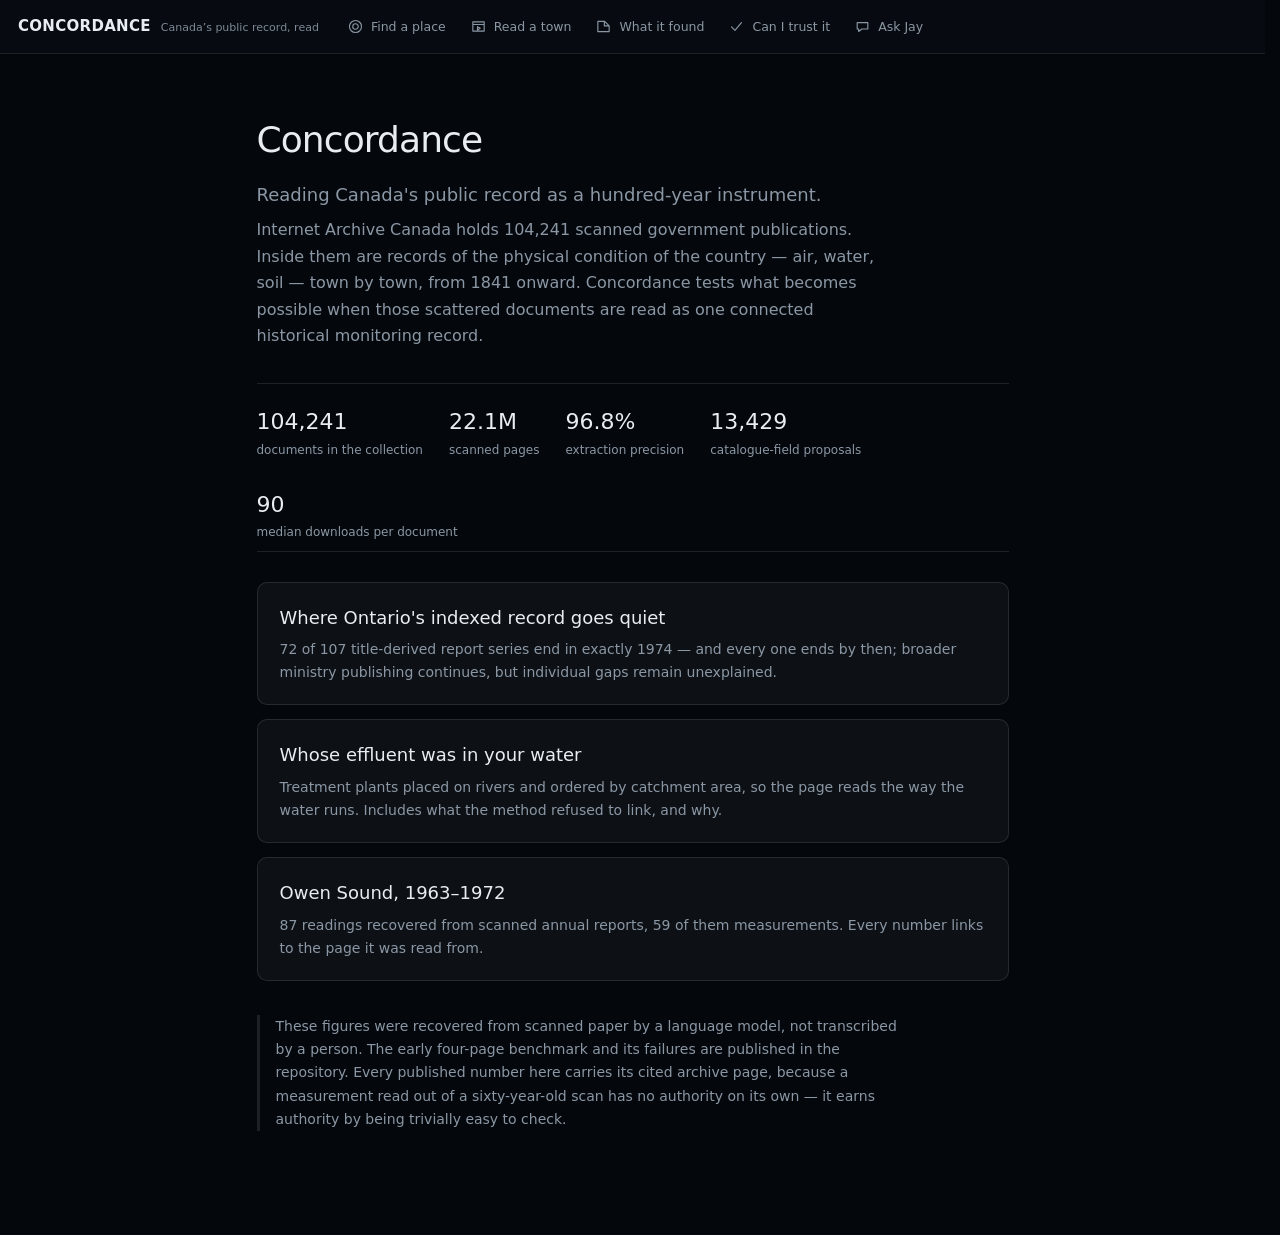
<file: portal/index.html>
<!doctype html>
<html lang="en"><head><meta charset="utf-8">
<meta name="viewport" content="width=device-width, initial-scale=1">
<title>Concordance — reading Canada's public record</title>
<style>
:root{--bg:#04080d;--panel:rgba(255,255,255,.04);--ink:#e8edf2;--muted:#8b97a4;--faint:#6d7a86;--line:rgba(255,255,255,.10);--hit:#f0a24a;--cold:#5b7285;--warn:#d99a5b;--bad:#e0736e;--accent:#f0a24a;--mark:#e8edf2;--gap:#e0736e;color-scheme:dark}
/* Reserve the scrollbar's width on every page, whether or not that page
   happens to need one. The map view is a fixed shell that never scrolls and
   the reader is a long document that always does, so moving between them
   used to add or remove a scrollbar and slide the whole layout 15px
   sideways -- the last of the jumping, and the half that was never the
   header's fault. */
html,body{scrollbar-gutter:stable}
.site-head{display:flex;align-items:center;align-content:flex-start;
  flex-wrap:wrap;gap:4px 18px;padding:9px 18px;
  border-bottom:1px solid rgba(255,255,255,.09);background:rgba(8,12,17,.94)}
.site-head>a.site-brand{display:flex;align-items:baseline;gap:10px;
  text-decoration:none;color:inherit;flex:0 0 auto}
.site-word{font-size:15px;font-weight:600;letter-spacing:.02em}
.site-sub{font-size:11px;color:#7d8996}
.site-head .site-nav{display:flex;flex-wrap:wrap;gap:4px;align-items:center}
.site-head .site-nav .nav-button{background:none;border:1px solid transparent;
  border-radius:9px;color:var(--muted);padding:7px 9px;cursor:pointer;
  display:flex;align-items:center;gap:7px;text-decoration:none;font:inherit;
  font-size:15px;line-height:1.55;width:auto;height:auto;min-height:0;
  min-width:0;flex-direction:row;transform:none;transition:none}
.site-head .site-nav .nav-button:hover{color:var(--ink);
  border-color:rgba(255,255,255,.12);transform:none}
/* The inherited sheet lifts a nav button and scales its icon on hover. In a
   header this size that reads as the menu twitching, so both are stilled. */
.site-head .site-nav .nav-button:hover .nav-glyph{transform:none}
.site-head .site-nav .nav-button.is-active{color:var(--bg);background:var(--hit);
  border-color:var(--hit)}
.site-head .site-nav .nav-glyph{width:17px;height:17px;flex:0 0 auto}
/* `.nav-tip` is a hover TOOLTIP in the inherited stylesheet -- absolutely
   positioned, transparent, with its own background and border. Left partly
   overridden it made the front page's menu icon-only while every other page
   showed icon and label. Every tooltip property is undone here, so the label
   is an ordinary word beside its icon on every page. */
.site-head .site-nav .nav-tip{position:static;top:auto;left:auto;
  transform:none;opacity:1;padding:0;border:0;background:none;color:inherit;
  font-size:12.5px;font-weight:500;letter-spacing:normal;text-transform:none;
  white-space:nowrap;pointer-events:auto;transition:none;display:inline}
.site-page{margin-left:auto;font-size:12.5px;color:var(--muted);
  height:35px;display:flex;align-items:center}
/* The counts are the only content this header carries that the others do
   not, so they are held to the menu's own height -- 35px, the same as a
   menu item. Left at their natural size they were 53px tall, which made
   the front page's header 71px against everyone else's 54 and dropped the
   menu 9px down the moment a visitor was on the map. A header must not
   change size because of what sits at its far end. */
.site-stats{margin-left:auto;display:flex;gap:0;height:34px;
  align-items:stretch;flex:0 1 auto;overflow:hidden;
  border:1px solid rgba(255,255,255,.10);border-radius:9px}
.site-stats .hstat{padding:0 12px;display:flex;flex-direction:column;
  justify-content:center;border-right:1px solid rgba(255,255,255,.10)}
.site-stats .hstat:last-child{border-right:0}
.site-stats .hstat b{display:block;font-size:13px;font-weight:600;
  font-variant-numeric:tabular-nums;line-height:1.15}
.site-stats .hstat span{font-size:9px;color:var(--faint);line-height:1.1;
  text-transform:uppercase;letter-spacing:.06em;white-space:nowrap}
/* And when they cannot fit beside the menu they go, rather than wrapping
   to a second row and moving the menu off the line it holds everywhere. */
@media(max-width:1400px){.site-stats{display:none}}

*{box-sizing:border-box}
body{margin:0;background:var(--bg);color:var(--ink);
 font:16px/1.65 ui-sans-serif,system-ui,-apple-system,"Segoe UI",sans-serif}
main{max-width:800px;margin:0 auto;padding:56px 24px 90px}
h1{font-size:36px;font-weight:500;margin:0 0 10px;letter-spacing:-.025em}
.lede{font-size:18px;color:var(--muted);max-width:62ch;margin:0 0 8px}
.quiet{color:var(--muted);max-width:62ch;margin:0 0 34px}
.stats{display:flex;flex-wrap:wrap;gap:26px;padding:20px 0 8px;border-top:1px solid var(--line);
 border-bottom:1px solid var(--line);margin-bottom:30px}
.stat .v{font-size:22px;font-weight:500;font-variant-numeric:tabular-nums}
.stat .l{font-size:12px;color:var(--muted)}
.card{display:block;background:var(--panel);border:1px solid var(--line);border-radius:10px;
 padding:20px 22px;margin-bottom:14px;text-decoration:none;color:inherit}
.card:hover{border-color:var(--muted)}
.card h2{font-size:18px;font-weight:500;margin:0 0 6px}
.card p{margin:0;color:var(--muted);font-size:14px}
.note{border-left:3px solid var(--line);padding-left:16px;color:var(--muted);
 font-size:14px;margin-top:34px;max-width:74ch}
a.plain{color:inherit}
</style></head><body>
<header class="site-head"><a class="site-brand" href="https://concordance.jonathancapone.com/"><span class="site-word">CONCORDANCE</span><span class="site-sub">Canada’s public record, read</span></a><nav class="site-nav" aria-label="Sections"><a class="nav-button" href="https://concordance.jonathancapone.com/#view=observe" data-view="observe" aria-label="Find a place"><svg class="nav-glyph" viewBox="0 0 24 24" aria-hidden="true"><path d="M12 3.5a8.5 8.5 0 1 0 0 17 8.5 8.5 0 0 0 0-17Zm0 4.6a3.9 3.9 0 1 1 0 7.8 3.9 3.9 0 0 1 0-7.8Z" fill="none" stroke="currentColor" stroke-width="1.6" stroke-linecap="round" stroke-linejoin="round"/></svg><span class="nav-tip">Find a place</span></a><a class="nav-button" href="https://concordance.jonathancapone.com/browser" data-view="browser" aria-label="Read a town"><svg class="nav-glyph" viewBox="0 0 24 24" aria-hidden="true"><path d="M4 5.5h16v13H4Zm0 3.6h16M10.6 12.2l3.8 2.3-3.8 2.3Z" fill="none" stroke="currentColor" stroke-width="1.6" stroke-linecap="round" stroke-linejoin="round"/></svg><span class="nav-tip">Read a town</span></a><a class="nav-button" href="https://concordance.jonathancapone.com/#view=findings" data-view="findings" aria-label="What it found"><svg class="nav-glyph" viewBox="0 0 24 24" aria-hidden="true"><path d="M4 19.2V4.8h9.6l6.4 6.4v8H4Zm9.2-13.4v5.4h5.4" fill="none" stroke="currentColor" stroke-width="1.6" stroke-linecap="round" stroke-linejoin="round"/></svg><span class="nav-tip">What it found</span></a><a class="nav-button" href="https://concordance.jonathancapone.com/#view=verify" data-view="verify" aria-label="Can I trust it"><svg class="nav-glyph" viewBox="0 0 24 24" aria-hidden="true"><path d="M5 12.6 9.8 17.4 19 6.6" fill="none" stroke="currentColor" stroke-width="1.6" stroke-linecap="round" stroke-linejoin="round"/></svg><span class="nav-tip">Can I trust it</span></a><a class="nav-button" href="https://concordance.jonathancapone.com/#view=ask" data-view="ask" aria-label="Ask Jay"><svg class="nav-glyph" viewBox="0 0 24 24" aria-hidden="true"><path d="M4.5 6.5h15v9h-8.4L6.6 19v-3.5H4.5Z" fill="none" stroke="currentColor" stroke-width="1.6" stroke-linecap="round" stroke-linejoin="round"/></svg><span class="nav-tip">Ask Jay</span></a></nav></header>
<main>
<h1>Concordance</h1>
<p class="lede">Reading Canada's public record as a hundred-year instrument.</p>
<p class="quiet">
  Internet Archive Canada holds 104,241 scanned government publications. Inside them are
  records of the physical condition of the country — air, water, soil — town by town, from
  1841 onward. Concordance tests what becomes possible when those scattered documents are read as
  one connected historical monitoring record.
</p>

<div class="stats"><div class="stat"><div class="v">104,241</div><div class="l">documents in the collection</div></div><div class="stat"><div class="v">22.1M</div><div class="l">scanned pages</div></div><div class="stat"><div class="v">96.8%</div><div class="l">extraction precision</div></div><div class="stat"><div class="v">13,429</div><div class="l">catalogue-field proposals</div></div><div class="stat"><div class="v">90</div><div class="l">median downloads per document</div></div></div>

<a class="card" href="silence.html"><h2>Where Ontario's indexed record goes quiet</h2><p>72 of 107 title-derived report series end in exactly 1974 — and every one ends by then; broader ministry publishing continues, but individual gaps remain unexplained.</p></a><a class="card" href="watershed.html"><h2>Whose effluent was in your water</h2><p>Treatment plants placed on rivers and ordered by catchment area, so the page reads the way the water runs. Includes what the method refused to link, and why.</p></a><a class="card" href="owen-sound.html"><h2>Owen Sound, 1963–1972</h2><p>87 readings recovered from scanned annual reports, 59 of them measurements. Every number links to the page it was read from.</p></a>

<p class="note">
  These figures were recovered from scanned paper by a language model, not transcribed by a person.
  The early four-page benchmark and its failures are published in the repository. Every published
  number here carries its cited archive page, because a
  measurement read out of a sixty-year-old scan has no authority on its own — it earns authority by
  being trivially easy to check.
</p>
</main></body></html>
</file>
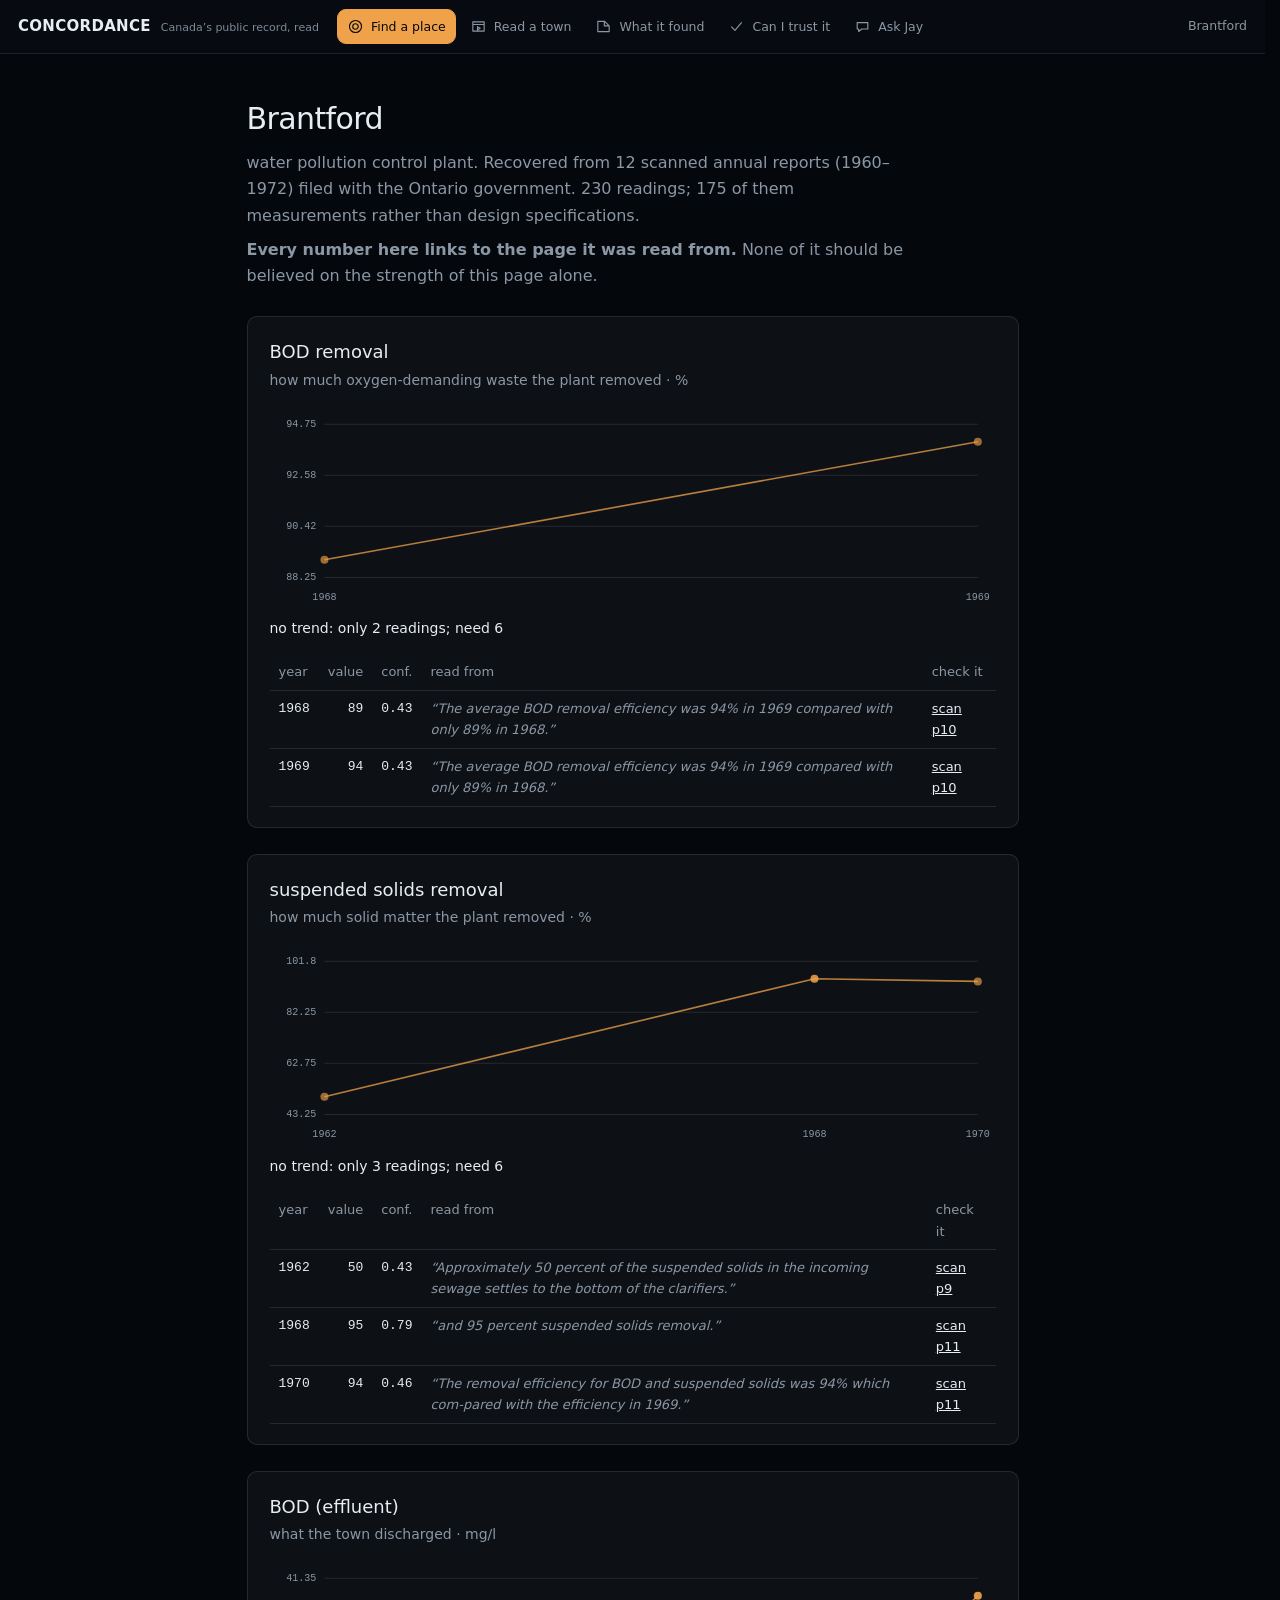
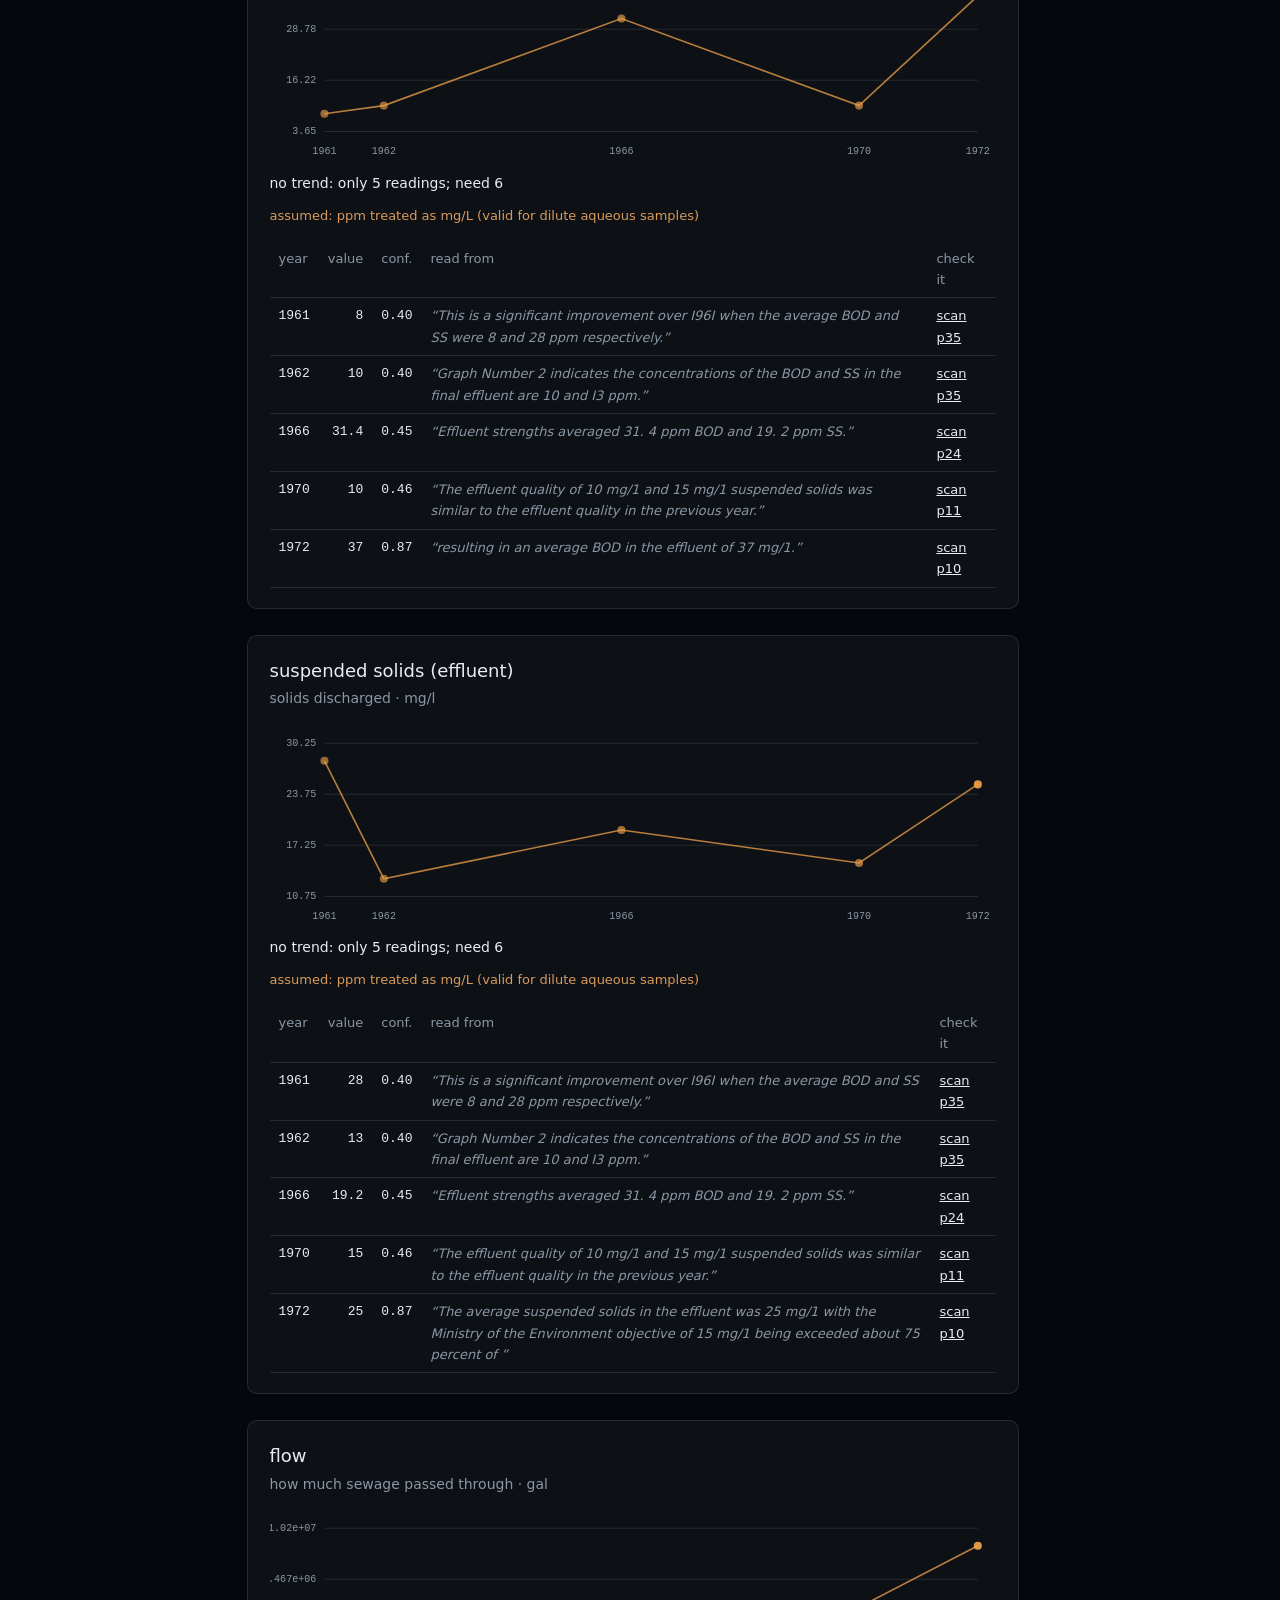
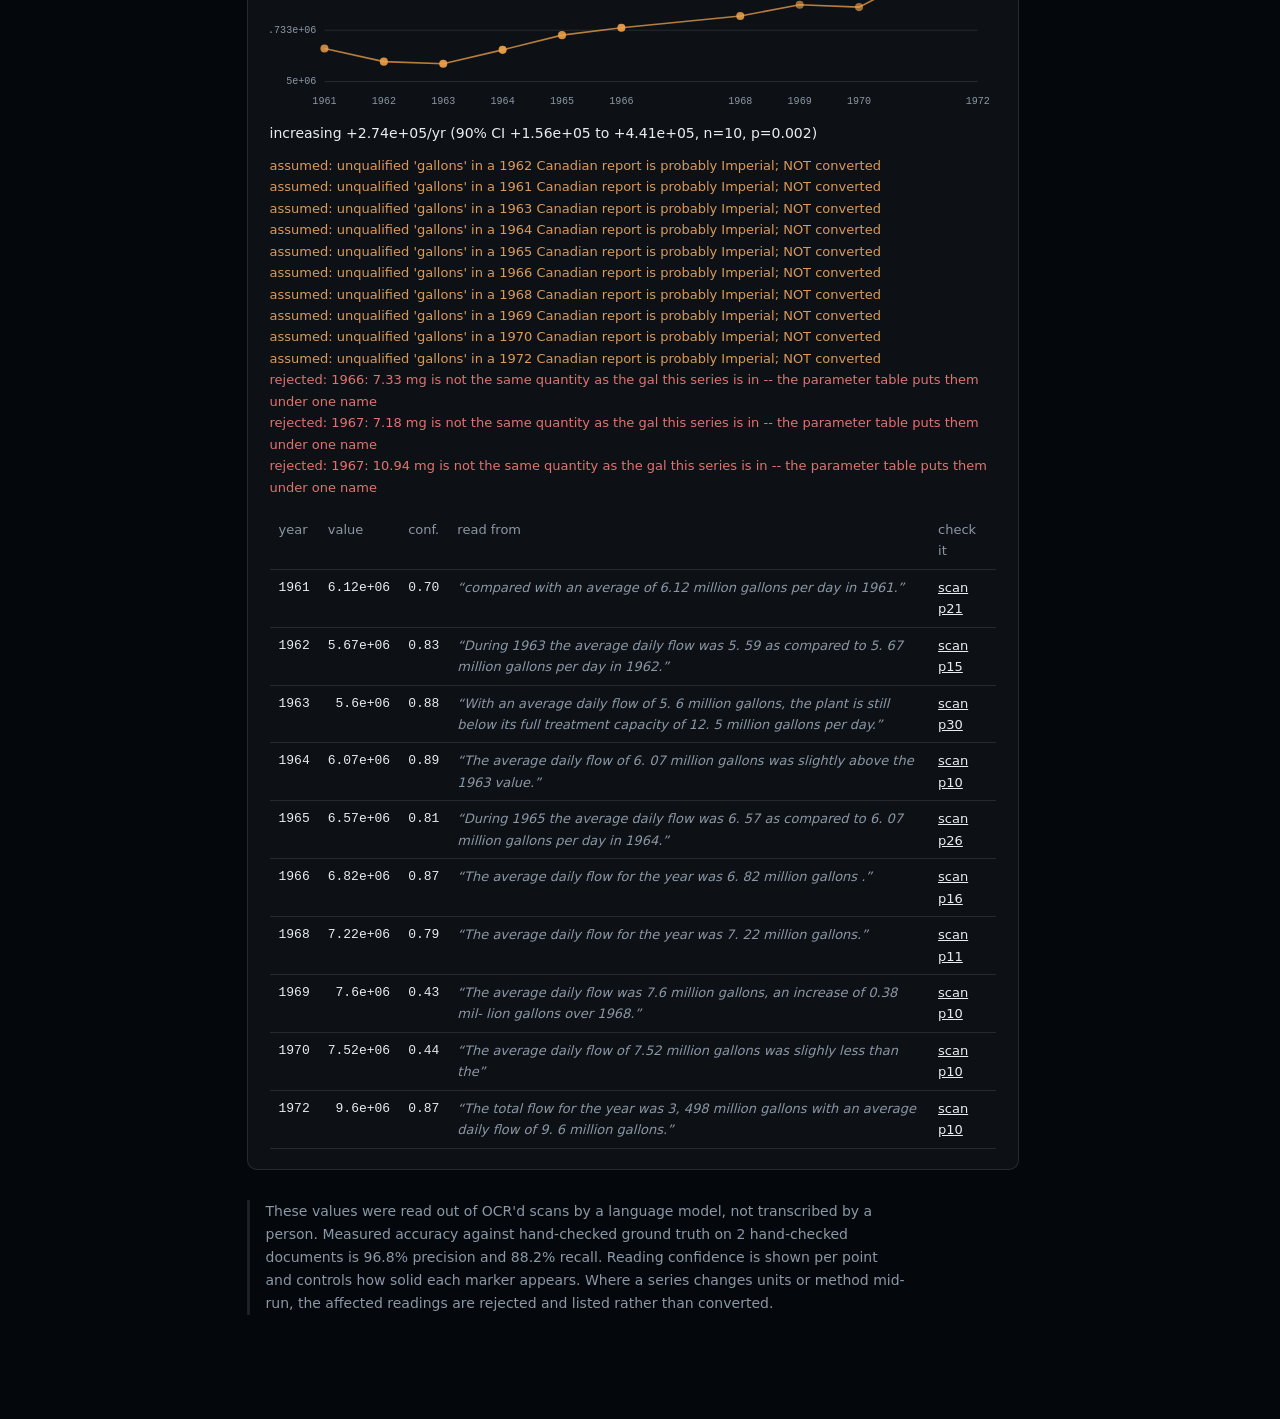
<file: portal/brantford.html>
<!doctype html>
<html lang="en"><head><meta charset="utf-8">
<meta name="viewport" content="width=device-width, initial-scale=1">
<title>Brantford &mdash; what the record says</title>
<style>
:root{--bg:#04080d;--panel:rgba(255,255,255,.04);--ink:#e8edf2;--muted:#8b97a4;--faint:#6d7a86;--line:rgba(255,255,255,.10);--hit:#f0a24a;--cold:#5b7285;--warn:#d99a5b;--bad:#e0736e;--accent:#f0a24a;--mark:#e8edf2;--gap:#e0736e;color-scheme:dark}
/* Reserve the scrollbar's width on every page, whether or not that page
   happens to need one. The map view is a fixed shell that never scrolls and
   the reader is a long document that always does, so moving between them
   used to add or remove a scrollbar and slide the whole layout 15px
   sideways -- the last of the jumping, and the half that was never the
   header's fault. */
html,body{scrollbar-gutter:stable}
.site-head{display:flex;align-items:center;align-content:flex-start;
  flex-wrap:wrap;gap:4px 18px;padding:9px 18px;
  border-bottom:1px solid rgba(255,255,255,.09);background:rgba(8,12,17,.94)}
.site-head>a.site-brand{display:flex;align-items:baseline;gap:10px;
  text-decoration:none;color:inherit;flex:0 0 auto}
.site-word{font-size:15px;font-weight:600;letter-spacing:.02em}
.site-sub{font-size:11px;color:#7d8996}
.site-head .site-nav{display:flex;flex-wrap:wrap;gap:4px;align-items:center}
.site-head .site-nav .nav-button{background:none;border:1px solid transparent;
  border-radius:9px;color:var(--muted);padding:7px 9px;cursor:pointer;
  display:flex;align-items:center;gap:7px;text-decoration:none;font:inherit;
  font-size:15px;line-height:1.55;width:auto;height:auto;min-height:0;
  min-width:0;flex-direction:row;transform:none;transition:none}
.site-head .site-nav .nav-button:hover{color:var(--ink);
  border-color:rgba(255,255,255,.12);transform:none}
/* The inherited sheet lifts a nav button and scales its icon on hover. In a
   header this size that reads as the menu twitching, so both are stilled. */
.site-head .site-nav .nav-button:hover .nav-glyph{transform:none}
.site-head .site-nav .nav-button.is-active{color:var(--bg);background:var(--hit);
  border-color:var(--hit)}
.site-head .site-nav .nav-glyph{width:17px;height:17px;flex:0 0 auto}
/* `.nav-tip` is a hover TOOLTIP in the inherited stylesheet -- absolutely
   positioned, transparent, with its own background and border. Left partly
   overridden it made the front page's menu icon-only while every other page
   showed icon and label. Every tooltip property is undone here, so the label
   is an ordinary word beside its icon on every page. */
.site-head .site-nav .nav-tip{position:static;top:auto;left:auto;
  transform:none;opacity:1;padding:0;border:0;background:none;color:inherit;
  font-size:12.5px;font-weight:500;letter-spacing:normal;text-transform:none;
  white-space:nowrap;pointer-events:auto;transition:none;display:inline}
.site-page{margin-left:auto;font-size:12.5px;color:var(--muted);
  height:35px;display:flex;align-items:center}
/* The counts are the only content this header carries that the others do
   not, so they are held to the menu's own height -- 35px, the same as a
   menu item. Left at their natural size they were 53px tall, which made
   the front page's header 71px against everyone else's 54 and dropped the
   menu 9px down the moment a visitor was on the map. A header must not
   change size because of what sits at its far end. */
.site-stats{margin-left:auto;display:flex;gap:0;height:34px;
  align-items:stretch;flex:0 1 auto;overflow:hidden;
  border:1px solid rgba(255,255,255,.10);border-radius:9px}
.site-stats .hstat{padding:0 12px;display:flex;flex-direction:column;
  justify-content:center;border-right:1px solid rgba(255,255,255,.10)}
.site-stats .hstat:last-child{border-right:0}
.site-stats .hstat b{display:block;font-size:13px;font-weight:600;
  font-variant-numeric:tabular-nums;line-height:1.15}
.site-stats .hstat span{font-size:9px;color:var(--faint);line-height:1.1;
  text-transform:uppercase;letter-spacing:.06em;white-space:nowrap}
/* And when they cannot fit beside the menu they go, rather than wrapping
   to a second row and moving the menu off the line it holds everywhere. */
@media(max-width:1400px){.site-stats{display:none}}

*{box-sizing:border-box}
body{margin:0;background:var(--bg);color:var(--ink);
     font:16px/1.65 ui-sans-serif,system-ui,-apple-system,"Segoe UI",sans-serif}
main{max-width:820px;margin:0 auto;padding:40px 24px 90px}
h1{font-size:30px;font-weight:500;margin:0 0 6px;letter-spacing:-.02em}
.sub{color:var(--muted);margin:0 0 8px;max-width:66ch}
section{background:var(--panel);border:1px solid var(--line);border-radius:10px;
        padding:20px 22px;margin:26px 0}
h2{font-size:18px;font-weight:500;margin:0 0 2px}
.gloss{color:var(--muted);font-size:14px;margin:0 0 14px}
.chart{width:100%;height:auto;display:block;margin:4px 0 10px}
.grid{stroke:var(--line);stroke-width:1}
.line{fill:none;stroke:var(--accent);stroke-width:1.6;opacity:.75}
.pt{fill:var(--accent)}
.ax{font:10px ui-monospace,monospace;fill:var(--muted)}
.verdict{font-size:14px;margin:6px 0 0}
.notes{list-style:none;padding:0;margin:10px 0 0;font-size:13px}
.assume{color:var(--warn)} .reject{color:var(--bad)}
table{border-collapse:collapse;width:100%;font-size:13px;margin-top:14px}
th,td{text-align:left;padding:7px 9px;border-bottom:1px solid var(--line);vertical-align:top}
th{font-weight:500;color:var(--muted)}
td.num{text-align:right;font-family:ui-monospace,monospace;white-space:nowrap}
td.q{color:var(--muted);font-style:italic}
a{color:inherit}
.caveat{border-left:3px solid var(--line);padding-left:16px;color:var(--muted);
        font-size:14px;margin-top:30px;max-width:74ch}
</style></head><body>
<header class="site-head"><a class="site-brand" href="https://concordance.jonathancapone.com/"><span class="site-word">CONCORDANCE</span><span class="site-sub">Canada’s public record, read</span></a><nav class="site-nav" aria-label="Sections"><a class="nav-button is-active" href="https://concordance.jonathancapone.com/#view=observe" data-view="observe" aria-label="Find a place"><svg class="nav-glyph" viewBox="0 0 24 24" aria-hidden="true"><path d="M12 3.5a8.5 8.5 0 1 0 0 17 8.5 8.5 0 0 0 0-17Zm0 4.6a3.9 3.9 0 1 1 0 7.8 3.9 3.9 0 0 1 0-7.8Z" fill="none" stroke="currentColor" stroke-width="1.6" stroke-linecap="round" stroke-linejoin="round"/></svg><span class="nav-tip">Find a place</span></a><a class="nav-button" href="https://concordance.jonathancapone.com/browser" data-view="browser" aria-label="Read a town"><svg class="nav-glyph" viewBox="0 0 24 24" aria-hidden="true"><path d="M4 5.5h16v13H4Zm0 3.6h16M10.6 12.2l3.8 2.3-3.8 2.3Z" fill="none" stroke="currentColor" stroke-width="1.6" stroke-linecap="round" stroke-linejoin="round"/></svg><span class="nav-tip">Read a town</span></a><a class="nav-button" href="https://concordance.jonathancapone.com/#view=findings" data-view="findings" aria-label="What it found"><svg class="nav-glyph" viewBox="0 0 24 24" aria-hidden="true"><path d="M4 19.2V4.8h9.6l6.4 6.4v8H4Zm9.2-13.4v5.4h5.4" fill="none" stroke="currentColor" stroke-width="1.6" stroke-linecap="round" stroke-linejoin="round"/></svg><span class="nav-tip">What it found</span></a><a class="nav-button" href="https://concordance.jonathancapone.com/#view=verify" data-view="verify" aria-label="Can I trust it"><svg class="nav-glyph" viewBox="0 0 24 24" aria-hidden="true"><path d="M5 12.6 9.8 17.4 19 6.6" fill="none" stroke="currentColor" stroke-width="1.6" stroke-linecap="round" stroke-linejoin="round"/></svg><span class="nav-tip">Can I trust it</span></a><a class="nav-button" href="https://concordance.jonathancapone.com/#view=ask" data-view="ask" aria-label="Ask Jay"><svg class="nav-glyph" viewBox="0 0 24 24" aria-hidden="true"><path d="M4.5 6.5h15v9h-8.4L6.6 19v-3.5H4.5Z" fill="none" stroke="currentColor" stroke-width="1.6" stroke-linecap="round" stroke-linejoin="round"/></svg><span class="nav-tip">Ask Jay</span></a></nav><span class="site-page">Brantford</span></header>
<main>
<h1>Brantford</h1>
<p class="sub">
  water pollution control plant.
  Recovered from 12 scanned annual reports
  (1960&ndash;1972) filed with the Ontario government.
  230 readings; 175 of them measurements rather than design specifications.
</p>
<p class="sub">
  <strong>Every number here links to the page it was read from.</strong> None of it should be
  believed on the strength of this page alone.
</p>

  <section>
    <h2>BOD removal</h2>
    <p class="gloss">how much oxygen-demanding waste the plant removed &middot; %</p>
    <svg viewBox="0 0 720 200" class="chart" role="img"><line x1="54" y1="170.0" x2="702" y2="170.0" class="grid"/><text x="46" y="173.0" class="ax" text-anchor="end">88.25</text><line x1="54" y1="119.3" x2="702" y2="119.3" class="grid"/><text x="46" y="122.3" class="ax" text-anchor="end">90.42</text><line x1="54" y1="68.7" x2="702" y2="68.7" class="grid"/><text x="46" y="71.7" class="ax" text-anchor="end">92.58</text><line x1="54" y1="18.0" x2="702" y2="18.0" class="grid"/><text x="46" y="21.0" class="ax" text-anchor="end">94.75</text><path d="M54.0,152.5 L702.0,35.5" class="line"/><circle cx="54.0" cy="152.5" r="4" class="pt" opacity="0.63"><title>1968: 89 % (reading confidence 0.43)</title></circle><circle cx="702.0" cy="35.5" r="4" class="pt" opacity="0.63"><title>1969: 94 % (reading confidence 0.43)</title></circle><text x="54.0" y="192" class="ax" text-anchor="middle">1968</text><text x="702.0" y="192" class="ax" text-anchor="middle">1969</text></svg>
    <p class="verdict">no trend: only 2 readings; need 6</p>
    
    <table>
      <tr><th>year</th><th>value</th><th>conf.</th><th>read from</th><th>check it</th></tr>
      <tr><td class="num">1968</td><td class="num">89</td><td class="num">0.43</td><td class="q">&ldquo;The average BOD removal efficiency was 94% in 1969 compared with only 89% in 1968.&rdquo;</td><td><a href="https://archive.org/details/brantfordwaterpo23768/page/n9/mode/2up" target="_blank" rel="noopener">scan p10</a></td></tr><tr><td class="num">1969</td><td class="num">94</td><td class="num">0.43</td><td class="q">&ldquo;The average BOD removal efficiency was 94% in 1969 compared with only 89% in 1968.&rdquo;</td><td><a href="https://archive.org/details/brantfordwaterpo23768/page/n9/mode/2up" target="_blank" rel="noopener">scan p10</a></td></tr>
    </table>
  </section>
  <section>
    <h2>suspended solids removal</h2>
    <p class="gloss">how much solid matter the plant removed &middot; %</p>
    <svg viewBox="0 0 720 200" class="chart" role="img"><line x1="54" y1="170.0" x2="702" y2="170.0" class="grid"/><text x="46" y="173.0" class="ax" text-anchor="end">43.25</text><line x1="54" y1="119.3" x2="702" y2="119.3" class="grid"/><text x="46" y="122.3" class="ax" text-anchor="end">62.75</text><line x1="54" y1="68.7" x2="702" y2="68.7" class="grid"/><text x="46" y="71.7" class="ax" text-anchor="end">82.25</text><line x1="54" y1="18.0" x2="702" y2="18.0" class="grid"/><text x="46" y="21.0" class="ax" text-anchor="end">101.8</text><path d="M54.0,152.5 L540.0,35.5 L702.0,38.1" class="line"/><circle cx="54.0" cy="152.5" r="4" class="pt" opacity="0.63"><title>1962: 50 % (reading confidence 0.43)</title></circle><circle cx="540.0" cy="35.5" r="4" class="pt" opacity="0.86"><title>1968: 95 % (reading confidence 0.79)</title></circle><circle cx="702.0" cy="38.1" r="4" class="pt" opacity="0.65"><title>1970: 94 % (reading confidence 0.46)</title></circle><text x="54.0" y="192" class="ax" text-anchor="middle">1962</text><text x="540.0" y="192" class="ax" text-anchor="middle">1968</text><text x="702.0" y="192" class="ax" text-anchor="middle">1970</text></svg>
    <p class="verdict">no trend: only 3 readings; need 6</p>
    
    <table>
      <tr><th>year</th><th>value</th><th>conf.</th><th>read from</th><th>check it</th></tr>
      <tr><td class="num">1962</td><td class="num">50</td><td class="num">0.43</td><td class="q">&ldquo;Approximately 50 percent of the suspended solids in the incoming sewage settles to the bottom of the clarifiers.&rdquo;</td><td><a href="https://archive.org/details/brantfordsewaget23777/page/n8/mode/2up" target="_blank" rel="noopener">scan p9</a></td></tr><tr><td class="num">1968</td><td class="num">95</td><td class="num">0.79</td><td class="q">&ldquo;and 95 percent suspended solids removal.&rdquo;</td><td><a href="https://archive.org/details/brantfordwaterpo23771/page/n10/mode/2up" target="_blank" rel="noopener">scan p11</a></td></tr><tr><td class="num">1970</td><td class="num">94</td><td class="num">0.46</td><td class="q">&ldquo;The removal efficiency for BOD and suspended solids was 94% which com-pared with the efficiency in 1969.&rdquo;</td><td><a href="https://archive.org/details/brantfordwaterpo23773/page/n10/mode/2up" target="_blank" rel="noopener">scan p11</a></td></tr>
    </table>
  </section>
  <section>
    <h2>BOD (effluent)</h2>
    <p class="gloss">what the town discharged &middot; mg/l</p>
    <svg viewBox="0 0 720 200" class="chart" role="img"><line x1="54" y1="170.0" x2="702" y2="170.0" class="grid"/><text x="46" y="173.0" class="ax" text-anchor="end">3.65</text><line x1="54" y1="119.3" x2="702" y2="119.3" class="grid"/><text x="46" y="122.3" class="ax" text-anchor="end">16.22</text><line x1="54" y1="68.7" x2="702" y2="68.7" class="grid"/><text x="46" y="71.7" class="ax" text-anchor="end">28.78</text><line x1="54" y1="18.0" x2="702" y2="18.0" class="grid"/><text x="46" y="21.0" class="ax" text-anchor="end">41.35</text><path d="M54.0,152.5 L112.9,144.4 L348.5,58.1 L584.2,144.4 L702.0,35.5" class="line"/><circle cx="54.0" cy="152.5" r="4" class="pt" opacity="0.61"><title>1961: 8 mg/l (reading confidence 0.40)</title></circle><circle cx="112.9" cy="144.4" r="4" class="pt" opacity="0.61"><title>1962: 10 mg/l (reading confidence 0.40)</title></circle><circle cx="348.5" cy="58.1" r="4" class="pt" opacity="0.64"><title>1966: 31.4 mg/l (reading confidence 0.45)</title></circle><circle cx="584.2" cy="144.4" r="4" class="pt" opacity="0.65"><title>1970: 10 mg/l (reading confidence 0.46)</title></circle><circle cx="702.0" cy="35.5" r="4" class="pt" opacity="0.92"><title>1972: 37 mg/l (reading confidence 0.87)</title></circle><text x="54.0" y="192" class="ax" text-anchor="middle">1961</text><text x="112.9" y="192" class="ax" text-anchor="middle">1962</text><text x="348.5" y="192" class="ax" text-anchor="middle">1966</text><text x="584.2" y="192" class="ax" text-anchor="middle">1970</text><text x="702.0" y="192" class="ax" text-anchor="middle">1972</text></svg>
    <p class="verdict">no trend: only 5 readings; need 6</p>
    <ul class="notes"><li class="assume">assumed: ppm treated as mg/L (valid for dilute aqueous samples)</li></ul>
    <table>
      <tr><th>year</th><th>value</th><th>conf.</th><th>read from</th><th>check it</th></tr>
      <tr><td class="num">1961</td><td class="num">8</td><td class="num">0.40</td><td class="q">&ldquo;This is a significant improvement over I96I when the average BOD and SS were 8 and 28 ppm respectively.&rdquo;</td><td><a href="https://archive.org/details/brantfordsewaget23777/page/n34/mode/2up" target="_blank" rel="noopener">scan p35</a></td></tr><tr><td class="num">1962</td><td class="num">10</td><td class="num">0.40</td><td class="q">&ldquo;Graph Number 2 indicates the concentrations of the BOD and SS in the final effluent are 10 and I3 ppm.&rdquo;</td><td><a href="https://archive.org/details/brantfordsewaget23777/page/n34/mode/2up" target="_blank" rel="noopener">scan p35</a></td></tr><tr><td class="num">1966</td><td class="num">31.4</td><td class="num">0.45</td><td class="q">&ldquo;Effluent strengths averaged 31. 4 ppm BOD and 19. 2 ppm SS.&rdquo;</td><td><a href="https://archive.org/details/brantfordwaterpo23770/page/n23/mode/2up" target="_blank" rel="noopener">scan p24</a></td></tr><tr><td class="num">1970</td><td class="num">10</td><td class="num">0.46</td><td class="q">&ldquo;The effluent quality of 10 mg/1 and 15 mg/1 suspended solids was similar to the effluent quality in the previous year.&rdquo;</td><td><a href="https://archive.org/details/brantfordwaterpo23773/page/n10/mode/2up" target="_blank" rel="noopener">scan p11</a></td></tr><tr><td class="num">1972</td><td class="num">37</td><td class="num">0.87</td><td class="q">&ldquo;resulting in an average BOD in the effluent of 37 mg/1.&rdquo;</td><td><a href="https://archive.org/details/brantfordwaterpo23767/page/n9/mode/2up" target="_blank" rel="noopener">scan p10</a></td></tr>
    </table>
  </section>
  <section>
    <h2>suspended solids (effluent)</h2>
    <p class="gloss">solids discharged &middot; mg/l</p>
    <svg viewBox="0 0 720 200" class="chart" role="img"><line x1="54" y1="170.0" x2="702" y2="170.0" class="grid"/><text x="46" y="173.0" class="ax" text-anchor="end">10.75</text><line x1="54" y1="119.3" x2="702" y2="119.3" class="grid"/><text x="46" y="122.3" class="ax" text-anchor="end">17.25</text><line x1="54" y1="68.7" x2="702" y2="68.7" class="grid"/><text x="46" y="71.7" class="ax" text-anchor="end">23.75</text><line x1="54" y1="18.0" x2="702" y2="18.0" class="grid"/><text x="46" y="21.0" class="ax" text-anchor="end">30.25</text><path d="M54.0,35.5 L112.9,152.5 L348.5,104.1 L584.2,136.9 L702.0,58.9" class="line"/><circle cx="54.0" cy="35.5" r="4" class="pt" opacity="0.61"><title>1961: 28 mg/l (reading confidence 0.40)</title></circle><circle cx="112.9" cy="152.5" r="4" class="pt" opacity="0.61"><title>1962: 13 mg/l (reading confidence 0.40)</title></circle><circle cx="348.5" cy="104.1" r="4" class="pt" opacity="0.64"><title>1966: 19.2 mg/l (reading confidence 0.45)</title></circle><circle cx="584.2" cy="136.9" r="4" class="pt" opacity="0.65"><title>1970: 15 mg/l (reading confidence 0.46)</title></circle><circle cx="702.0" cy="58.9" r="4" class="pt" opacity="0.92"><title>1972: 25 mg/l (reading confidence 0.87)</title></circle><text x="54.0" y="192" class="ax" text-anchor="middle">1961</text><text x="112.9" y="192" class="ax" text-anchor="middle">1962</text><text x="348.5" y="192" class="ax" text-anchor="middle">1966</text><text x="584.2" y="192" class="ax" text-anchor="middle">1970</text><text x="702.0" y="192" class="ax" text-anchor="middle">1972</text></svg>
    <p class="verdict">no trend: only 5 readings; need 6</p>
    <ul class="notes"><li class="assume">assumed: ppm treated as mg/L (valid for dilute aqueous samples)</li></ul>
    <table>
      <tr><th>year</th><th>value</th><th>conf.</th><th>read from</th><th>check it</th></tr>
      <tr><td class="num">1961</td><td class="num">28</td><td class="num">0.40</td><td class="q">&ldquo;This is a significant improvement over I96I when the average BOD and SS were 8 and 28 ppm respectively.&rdquo;</td><td><a href="https://archive.org/details/brantfordsewaget23777/page/n34/mode/2up" target="_blank" rel="noopener">scan p35</a></td></tr><tr><td class="num">1962</td><td class="num">13</td><td class="num">0.40</td><td class="q">&ldquo;Graph Number 2 indicates the concentrations of the BOD and SS in the final effluent are 10 and I3 ppm.&rdquo;</td><td><a href="https://archive.org/details/brantfordsewaget23777/page/n34/mode/2up" target="_blank" rel="noopener">scan p35</a></td></tr><tr><td class="num">1966</td><td class="num">19.2</td><td class="num">0.45</td><td class="q">&ldquo;Effluent strengths averaged 31. 4 ppm BOD and 19. 2 ppm SS.&rdquo;</td><td><a href="https://archive.org/details/brantfordwaterpo23770/page/n23/mode/2up" target="_blank" rel="noopener">scan p24</a></td></tr><tr><td class="num">1970</td><td class="num">15</td><td class="num">0.46</td><td class="q">&ldquo;The effluent quality of 10 mg/1 and 15 mg/1 suspended solids was similar to the effluent quality in the previous year.&rdquo;</td><td><a href="https://archive.org/details/brantfordwaterpo23773/page/n10/mode/2up" target="_blank" rel="noopener">scan p11</a></td></tr><tr><td class="num">1972</td><td class="num">25</td><td class="num">0.87</td><td class="q">&ldquo;The average suspended solids in the effluent was 25 mg/1 with the Ministry of the Environment objective of 15 mg/1 being exceeded about 75 percent of &rdquo;</td><td><a href="https://archive.org/details/brantfordwaterpo23767/page/n9/mode/2up" target="_blank" rel="noopener">scan p10</a></td></tr>
    </table>
  </section>
  <section>
    <h2>flow</h2>
    <p class="gloss">how much sewage passed through &middot; gal</p>
    <svg viewBox="0 0 720 200" class="chart" role="img"><line x1="54" y1="170.0" x2="702" y2="170.0" class="grid"/><text x="46" y="173.0" class="ax" text-anchor="end">5e+06</text><line x1="54" y1="119.3" x2="702" y2="119.3" class="grid"/><text x="46" y="122.3" class="ax" text-anchor="end">6.733e+06</text><line x1="54" y1="68.7" x2="702" y2="68.7" class="grid"/><text x="46" y="71.7" class="ax" text-anchor="end">8.467e+06</text><line x1="54" y1="18.0" x2="702" y2="18.0" class="grid"/><text x="46" y="21.0" class="ax" text-anchor="end">1.02e+07</text><path d="M54.0,137.3 L112.9,150.4 L171.8,152.5 L230.7,138.7 L289.6,124.1 L348.5,116.8 L466.4,105.1 L525.3,94.0 L584.2,96.3 L702.0,35.5" class="line"/><circle cx="54.0" cy="137.3" r="4" class="pt" opacity="0.81"><title>1961: 6.12e+06 gal (reading confidence 0.70)</title></circle><circle cx="112.9" cy="150.4" r="4" class="pt" opacity="0.89"><title>1962: 5.67e+06 gal (reading confidence 0.83)</title></circle><circle cx="171.8" cy="152.5" r="4" class="pt" opacity="0.92"><title>1963: 5.6e+06 gal (reading confidence 0.88)</title></circle><circle cx="230.7" cy="138.7" r="4" class="pt" opacity="0.93"><title>1964: 6.07e+06 gal (reading confidence 0.89)</title></circle><circle cx="289.6" cy="124.1" r="4" class="pt" opacity="0.88"><title>1965: 6.57e+06 gal (reading confidence 0.81)</title></circle><circle cx="348.5" cy="116.8" r="4" class="pt" opacity="0.92"><title>1966: 6.82e+06 gal (reading confidence 0.87)</title></circle><circle cx="466.4" cy="105.1" r="4" class="pt" opacity="0.86"><title>1968: 7.22e+06 gal (reading confidence 0.79)</title></circle><circle cx="525.3" cy="94.0" r="4" class="pt" opacity="0.63"><title>1969: 7.6e+06 gal (reading confidence 0.43)</title></circle><circle cx="584.2" cy="96.3" r="4" class="pt" opacity="0.64"><title>1970: 7.52e+06 gal (reading confidence 0.44)</title></circle><circle cx="702.0" cy="35.5" r="4" class="pt" opacity="0.92"><title>1972: 9.6e+06 gal (reading confidence 0.87)</title></circle><text x="54.0" y="192" class="ax" text-anchor="middle">1961</text><text x="112.9" y="192" class="ax" text-anchor="middle">1962</text><text x="171.8" y="192" class="ax" text-anchor="middle">1963</text><text x="230.7" y="192" class="ax" text-anchor="middle">1964</text><text x="289.6" y="192" class="ax" text-anchor="middle">1965</text><text x="348.5" y="192" class="ax" text-anchor="middle">1966</text><text x="466.4" y="192" class="ax" text-anchor="middle">1968</text><text x="525.3" y="192" class="ax" text-anchor="middle">1969</text><text x="584.2" y="192" class="ax" text-anchor="middle">1970</text><text x="702.0" y="192" class="ax" text-anchor="middle">1972</text></svg>
    <p class="verdict">increasing +2.74e+05/yr (90% CI +1.56e+05 to +4.41e+05, n=10, p=0.002)</p>
    <ul class="notes"><li class="assume">assumed: unqualified &#x27;gallons&#x27; in a 1962 Canadian report is probably Imperial; NOT converted</li><li class="assume">assumed: unqualified &#x27;gallons&#x27; in a 1961 Canadian report is probably Imperial; NOT converted</li><li class="assume">assumed: unqualified &#x27;gallons&#x27; in a 1963 Canadian report is probably Imperial; NOT converted</li><li class="assume">assumed: unqualified &#x27;gallons&#x27; in a 1964 Canadian report is probably Imperial; NOT converted</li><li class="assume">assumed: unqualified &#x27;gallons&#x27; in a 1965 Canadian report is probably Imperial; NOT converted</li><li class="assume">assumed: unqualified &#x27;gallons&#x27; in a 1966 Canadian report is probably Imperial; NOT converted</li><li class="assume">assumed: unqualified &#x27;gallons&#x27; in a 1968 Canadian report is probably Imperial; NOT converted</li><li class="assume">assumed: unqualified &#x27;gallons&#x27; in a 1969 Canadian report is probably Imperial; NOT converted</li><li class="assume">assumed: unqualified &#x27;gallons&#x27; in a 1970 Canadian report is probably Imperial; NOT converted</li><li class="assume">assumed: unqualified &#x27;gallons&#x27; in a 1972 Canadian report is probably Imperial; NOT converted</li><li class="reject">rejected: 1966: 7.33 mg is not the same quantity as the gal this series is in -- the parameter table puts them under one name</li><li class="reject">rejected: 1967: 7.18 mg is not the same quantity as the gal this series is in -- the parameter table puts them under one name</li><li class="reject">rejected: 1967: 10.94 mg is not the same quantity as the gal this series is in -- the parameter table puts them under one name</li></ul>
    <table>
      <tr><th>year</th><th>value</th><th>conf.</th><th>read from</th><th>check it</th></tr>
      <tr><td class="num">1961</td><td class="num">6.12e+06</td><td class="num">0.70</td><td class="q">&ldquo;compared with an average of 6.12 million gallons per day in 1961.&rdquo;</td><td><a href="https://archive.org/details/brantfordsewaget23777/page/n20/mode/2up" target="_blank" rel="noopener">scan p21</a></td></tr><tr><td class="num">1962</td><td class="num">5.67e+06</td><td class="num">0.83</td><td class="q">&ldquo;During 1963 the average daily flow was 5. 59 as compared to 5. 67 million gallons per day in 1962.&rdquo;</td><td><a href="https://archive.org/details/brantfordwaterpo23776/page/n14/mode/2up" target="_blank" rel="noopener">scan p15</a></td></tr><tr><td class="num">1963</td><td class="num">5.6e+06</td><td class="num">0.88</td><td class="q">&ldquo;With an average daily flow of 5. 6 million gallons, the plant is still below its full treatment capacity of 12. 5 million gallons per day.&rdquo;</td><td><a href="https://archive.org/details/brantfordwaterpo23776/page/n29/mode/2up" target="_blank" rel="noopener">scan p30</a></td></tr><tr><td class="num">1964</td><td class="num">6.07e+06</td><td class="num">0.89</td><td class="q">&ldquo;The average daily flow of 6. 07 million gallons was slightly above the 1963 value.&rdquo;</td><td><a href="https://archive.org/details/brantfordwaterpo23769/page/n9/mode/2up" target="_blank" rel="noopener">scan p10</a></td></tr><tr><td class="num">1965</td><td class="num">6.57e+06</td><td class="num">0.81</td><td class="q">&ldquo;During 1965 the average daily flow was 6. 57 as compared to 6. 07 million gallons per day in 1964.&rdquo;</td><td><a href="https://archive.org/details/brantfordwaterpo23774/page/n25/mode/2up" target="_blank" rel="noopener">scan p26</a></td></tr><tr><td class="num">1966</td><td class="num">6.82e+06</td><td class="num">0.87</td><td class="q">&ldquo;The average daily flow for the year was 6. 82 million gallons .&rdquo;</td><td><a href="https://archive.org/details/brantfordwaterpo23770/page/n15/mode/2up" target="_blank" rel="noopener">scan p16</a></td></tr><tr><td class="num">1968</td><td class="num">7.22e+06</td><td class="num">0.79</td><td class="q">&ldquo;The average daily flow for the year was 7. 22 million gallons.&rdquo;</td><td><a href="https://archive.org/details/brantfordwaterpo23771/page/n10/mode/2up" target="_blank" rel="noopener">scan p11</a></td></tr><tr><td class="num">1969</td><td class="num">7.6e+06</td><td class="num">0.43</td><td class="q">&ldquo;The average daily flow was 7.6 million gallons, an increase of 0.38 mil- lion gallons over 1968.&rdquo;</td><td><a href="https://archive.org/details/brantfordwaterpo23768/page/n9/mode/2up" target="_blank" rel="noopener">scan p10</a></td></tr><tr><td class="num">1970</td><td class="num">7.52e+06</td><td class="num">0.44</td><td class="q">&ldquo;The average daily flow of 7.52 million gallons was slighly less than the&rdquo;</td><td><a href="https://archive.org/details/brantfordwaterpo23773/page/n9/mode/2up" target="_blank" rel="noopener">scan p10</a></td></tr><tr><td class="num">1972</td><td class="num">9.6e+06</td><td class="num">0.87</td><td class="q">&ldquo;The total flow for the year was 3, 498 million gallons with an average daily flow of 9. 6 million gallons.&rdquo;</td><td><a href="https://archive.org/details/brantfordwaterpo23767/page/n9/mode/2up" target="_blank" rel="noopener">scan p10</a></td></tr>
    </table>
  </section>
<p class="caveat">
  These values were read out of OCR'd scans by a language model, not transcribed by a person.
  Measured accuracy against hand-checked ground truth on 2 hand-checked documents is 96.8% precision and 88.2% recall. Reading confidence is shown per point and controls how solid each
  marker appears. Where a series changes units or method mid-run, the affected readings are
  rejected and listed rather than converted.
</p>
</main></body></html>
</file>
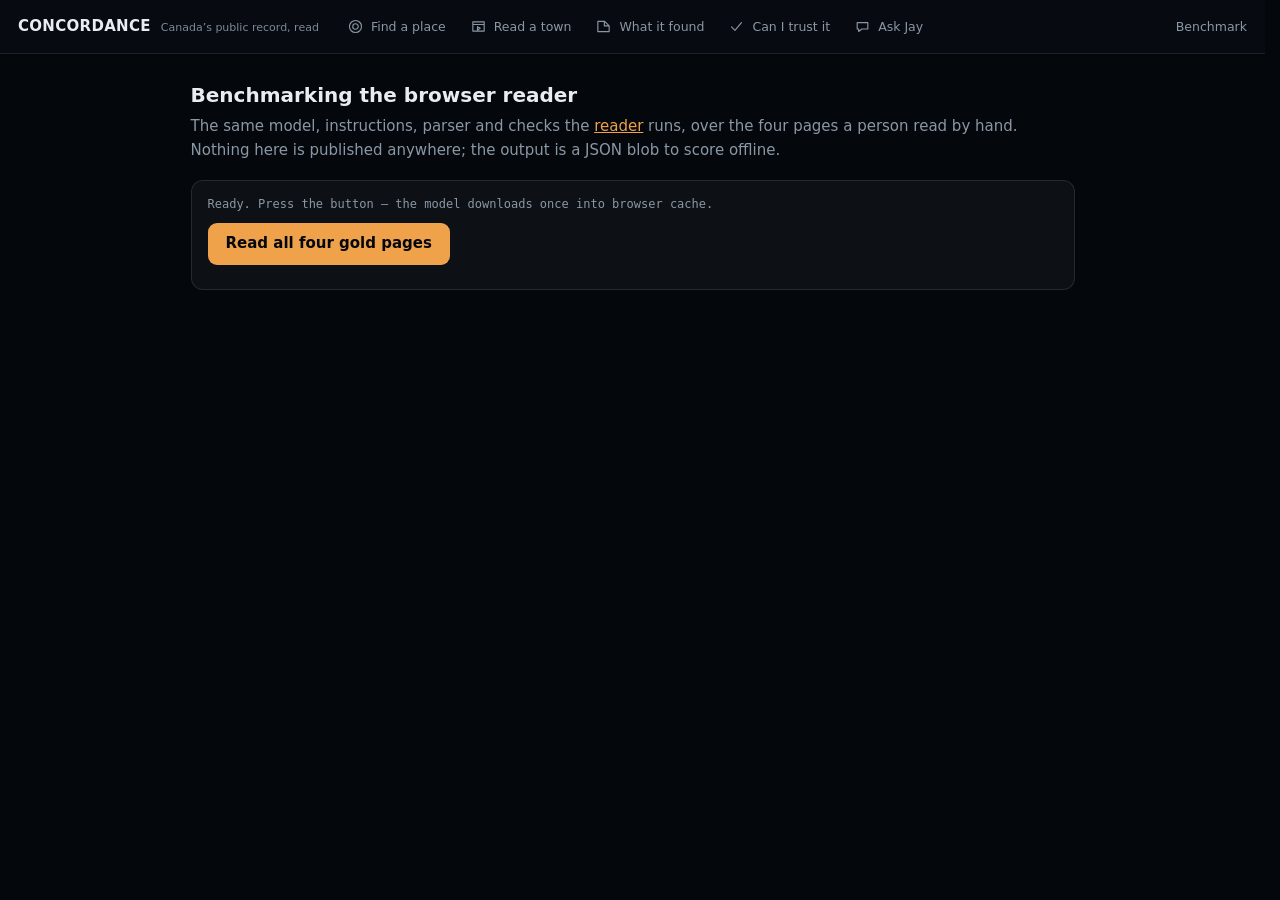
<file: portal/browser-bench.html>
<!doctype html>
<html lang="en">
<head>
<meta charset="utf-8">
<meta name="viewport" content="width=device-width,initial-scale=1">
<title>Concordance — benchmarking the browser reader</title>
<style>
:root{--bg:#04080d;--panel:rgba(255,255,255,.04);--ink:#e8edf2;--muted:#8b97a4;--faint:#6d7a86;--line:rgba(255,255,255,.10);--hit:#f0a24a;--cold:#5b7285;--warn:#d99a5b;--bad:#e0736e;--accent:#f0a24a;--mark:#e8edf2;--gap:#e0736e;color-scheme:dark}
body{margin:0;background:var(--bg);color:var(--ink);
  font:15px/1.55 ui-sans-serif,system-ui,-apple-system,"Segoe UI",sans-serif}

/* Reserve the scrollbar's width on every page, whether or not that page
   happens to need one. The map view is a fixed shell that never scrolls and
   the reader is a long document that always does, so moving between them
   used to add or remove a scrollbar and slide the whole layout 15px
   sideways -- the last of the jumping, and the half that was never the
   header's fault. */
html,body{scrollbar-gutter:stable}
.site-head{display:flex;align-items:center;align-content:flex-start;
  flex-wrap:wrap;gap:4px 18px;padding:9px 18px;
  border-bottom:1px solid rgba(255,255,255,.09);background:rgba(8,12,17,.94)}
.site-head>a.site-brand{display:flex;align-items:baseline;gap:10px;
  text-decoration:none;color:inherit;flex:0 0 auto}
.site-word{font-size:15px;font-weight:600;letter-spacing:.02em}
.site-sub{font-size:11px;color:#7d8996}
.site-head .site-nav{display:flex;flex-wrap:wrap;gap:4px;align-items:center}
.site-head .site-nav .nav-button{background:none;border:1px solid transparent;
  border-radius:9px;color:var(--muted);padding:7px 9px;cursor:pointer;
  display:flex;align-items:center;gap:7px;text-decoration:none;font:inherit;
  font-size:15px;line-height:1.55;width:auto;height:auto;min-height:0;
  min-width:0;flex-direction:row;transform:none;transition:none}
.site-head .site-nav .nav-button:hover{color:var(--ink);
  border-color:rgba(255,255,255,.12);transform:none}
/* The inherited sheet lifts a nav button and scales its icon on hover. In a
   header this size that reads as the menu twitching, so both are stilled. */
.site-head .site-nav .nav-button:hover .nav-glyph{transform:none}
.site-head .site-nav .nav-button.is-active{color:var(--bg);background:var(--hit);
  border-color:var(--hit)}
.site-head .site-nav .nav-glyph{width:17px;height:17px;flex:0 0 auto}
/* `.nav-tip` is a hover TOOLTIP in the inherited stylesheet -- absolutely
   positioned, transparent, with its own background and border. Left partly
   overridden it made the front page's menu icon-only while every other page
   showed icon and label. Every tooltip property is undone here, so the label
   is an ordinary word beside its icon on every page. */
.site-head .site-nav .nav-tip{position:static;top:auto;left:auto;
  transform:none;opacity:1;padding:0;border:0;background:none;color:inherit;
  font-size:12.5px;font-weight:500;letter-spacing:normal;text-transform:none;
  white-space:nowrap;pointer-events:auto;transition:none;display:inline}
.site-page{margin-left:auto;font-size:12.5px;color:var(--muted);
  height:35px;display:flex;align-items:center}
/* The counts are the only content this header carries that the others do
   not, so they are held to the menu's own height -- 35px, the same as a
   menu item. Left at their natural size they were 53px tall, which made
   the front page's header 71px against everyone else's 54 and dropped the
   menu 9px down the moment a visitor was on the map. A header must not
   change size because of what sits at its far end. */
.site-stats{margin-left:auto;display:flex;gap:0;height:34px;
  align-items:stretch;flex:0 1 auto;overflow:hidden;
  border:1px solid rgba(255,255,255,.10);border-radius:9px}
.site-stats .hstat{padding:0 12px;display:flex;flex-direction:column;
  justify-content:center;border-right:1px solid rgba(255,255,255,.10)}
.site-stats .hstat:last-child{border-right:0}
.site-stats .hstat b{display:block;font-size:13px;font-weight:600;
  font-variant-numeric:tabular-nums;line-height:1.15}
.site-stats .hstat span{font-size:9px;color:var(--faint);line-height:1.1;
  text-transform:uppercase;letter-spacing:.06em;white-space:nowrap}
/* And when they cannot fit beside the menu they go, rather than wrapping
   to a second row and moving the menu off the line it holds everywhere. */
@media(max-width:1400px){.site-stats{display:none}}

  * { box-sizing: border-box }
  main { max-width: 920px; margin: 0 auto; padding: 26px 18px 80px }
  h1 { font-size: 20px; margin: 0 0 4px }
  p { margin: 0 0 10px }
  .sub { color: var(--muted); margin-bottom: 18px }
  .card { background:var(--panel); border:1px solid var(--line);
          border-radius:12px; padding:14px 16px; margin:12px 0 }
  .note { color:var(--muted); font-size:12.5px }
  button { background:var(--hit); color:var(--bg); border:0; border-radius:9px;
           padding:9px 18px; font:inherit; font-weight:600; cursor:pointer }
  button:disabled { opacity:.45; cursor:default }
  #status { font-family:ui-monospace,monospace; font-size:12px;
            color:var(--muted); white-space:pre-wrap }
  progress { width:100%; height:6px; accent-color:var(--hit) }
  table { width:100%; border-collapse:collapse; font-size:13px; margin-top:8px }
  th,td { text-align:left; padding:6px 8px;
          border-bottom:1px solid rgba(255,255,255,.08) }
  th { color:var(--faint); font-size:11px; text-transform:uppercase;
       letter-spacing:.06em }
  td.n { text-align:right; font-family:ui-monospace,monospace }
  pre { white-space:pre-wrap; font-size:11px; color:var(--muted);
        max-height:320px; overflow:auto; background:rgba(0,0,0,.25);
        padding:10px; border-radius:8px }
  a { color:var(--hit) }
</style>
</head>
<body>
<header class="site-head"><a class="site-brand" href="/"><span class="site-word">CONCORDANCE</span><span class="site-sub">Canada’s public record, read</span></a><nav class="site-nav" aria-label="Sections"><a class="nav-button" href="/#view=observe" data-view="observe" aria-label="Find a place"><svg class="nav-glyph" viewBox="0 0 24 24" aria-hidden="true"><path d="M12 3.5a8.5 8.5 0 1 0 0 17 8.5 8.5 0 0 0 0-17Zm0 4.6a3.9 3.9 0 1 1 0 7.8 3.9 3.9 0 0 1 0-7.8Z" fill="none" stroke="currentColor" stroke-width="1.6" stroke-linecap="round" stroke-linejoin="round"/></svg><span class="nav-tip">Find a place</span></a><a class="nav-button" href="/browser" data-view="browser" aria-label="Read a town"><svg class="nav-glyph" viewBox="0 0 24 24" aria-hidden="true"><path d="M4 5.5h16v13H4Zm0 3.6h16M10.6 12.2l3.8 2.3-3.8 2.3Z" fill="none" stroke="currentColor" stroke-width="1.6" stroke-linecap="round" stroke-linejoin="round"/></svg><span class="nav-tip">Read a town</span></a><a class="nav-button" href="/#view=findings" data-view="findings" aria-label="What it found"><svg class="nav-glyph" viewBox="0 0 24 24" aria-hidden="true"><path d="M4 19.2V4.8h9.6l6.4 6.4v8H4Zm9.2-13.4v5.4h5.4" fill="none" stroke="currentColor" stroke-width="1.6" stroke-linecap="round" stroke-linejoin="round"/></svg><span class="nav-tip">What it found</span></a><a class="nav-button" href="/#view=verify" data-view="verify" aria-label="Can I trust it"><svg class="nav-glyph" viewBox="0 0 24 24" aria-hidden="true"><path d="M5 12.6 9.8 17.4 19 6.6" fill="none" stroke="currentColor" stroke-width="1.6" stroke-linecap="round" stroke-linejoin="round"/></svg><span class="nav-tip">Can I trust it</span></a><a class="nav-button" href="/#view=ask" data-view="ask" aria-label="Ask Jay"><svg class="nav-glyph" viewBox="0 0 24 24" aria-hidden="true"><path d="M4.5 6.5h15v9h-8.4L6.6 19v-3.5H4.5Z" fill="none" stroke="currentColor" stroke-width="1.6" stroke-linecap="round" stroke-linejoin="round"/></svg><span class="nav-tip">Ask Jay</span></a></nav><span class="site-page">Benchmark</span></header>
<main>
<h1>Benchmarking the browser reader</h1>
<p class="sub">The same model, instructions, parser and checks the
<a href="/browser">reader</a> runs, over the four pages a person read by hand.
Nothing here is published anywhere; the output is a JSON blob to score
offline.</p>

<div class="card">
  <div id="status">Checking whether this browser can run a model…</div>
  <progress id="bar" value="0" max="1" hidden></progress>
  <p style="margin-top:10px"><button id="go" disabled>Read all four gold pages</button></p>
  <p class="note" id="model-note"></p>
</div>

<div class="card" id="results" hidden>
  <b id="headline"></b>
  <table id="tbl">
    <thead><tr><th>document</th><th>page</th><th class="n">produced</th>
    <th class="n">passed checks</th><th class="n">refused</th><th class="n">seconds</th></tr></thead>
    <tbody></tbody>
  </table>
  <p class="note" style="margin-top:12px">Copy the JSON below to
  <code>records.json</code>, then score it:
  <code>python scripts/score_browser_bench.py records.json</code></p>
  <pre id="out"></pre>
</div>

<script type="module">
const SYSTEM_SMALL = "You read scanned Canadian government reports and pull out every measurement.\n\nReturn ONLY a JSON array. No prose, no markdown fence. Each element:\n{\"kind\": \"...\", \"parameter\": \"...\", \"value\": 1.23, \"unit\": \"...\",\n \"source_text\": \"...\"}\n\nRules, in order of importance:\n1. \"source_text\" is the EXACT sentence from the text, copied verbatim,\n   containing the value. Never paraphrase it. A record without its exact\n   sentence will be rejected.\n2. \"value\" is the number as stated. \"unit\" is its unit (\"mg/L\", \"%\",\n   \"hours\", \"persons\").\n2b. A COUNT is a measurement: \"75 elementary schools\" is value 75, unit\n   \"schools\". So is \"14 pumping stations\".\n3. \"kind\" is one of:\n   \"observation\" - something actually measured (\"the residual was 0.7 mg/L\")\n   \"design\"      - what equipment was built for (\"design flow 0.20 MGD\")\n   \"standard\"    - a regulatory limit or objective (\"must not exceed 1 mg/L\")\n   \"conclusion\"  - the author's judgement, may have no number\n4. One record per measurement. A sentence with three numbers gives three\n   records, each quoting that same sentence.\n\nExample: the text \"The average influent BOD and suspended solids were 104\nmg/1 and 224 mg/1 respectively.\" gives:\n[{\"kind\": \"observation\", \"parameter\": \"influent BOD\", \"value\": 104,\n  \"unit\": \"mg/L\", \"source_text\": \"The average influent BOD and suspended\nsolids were 104 mg/1 and 224 mg/1 respectively.\"},\n {\"kind\": \"observation\", \"parameter\": \"influent suspended solids\",\n  \"value\": 224, \"unit\": \"mg/L\", \"source_text\": \"The average influent BOD\nand suspended solids were 104 mg/1 and 224 mg/1 respectively.\"}]\n";
const USER_TMPL = "Document: {title}\nPublisher: {publisher}\nYear: {year}\nPage: {page}\n\n--- BEGIN PAGE TEXT ---\n{text}\n--- END PAGE TEXT ---\n\nReturn the JSON array.";
const PAGES = [{"identifier": "hamiltonadventur00unse", "title": "Hamilton : An Adventure in Good Living", "publisher": "unstated", "year": "1983", "page": 20, "text": "OEE\n\nWhen young Johnny and young\nKatie toddle off for their first day\nat school in Hamilton, chances\nare they'll be going just around\nthe corner.\n\nWith 75 elementary schools\nunder the aegis of the Hamilton\nBoard of Education, and 42\noperated by the Hamilton-\nWentworth Roman Catholic\nSeparate School Board, the city is\nwell served in every district. In\naddition, the Hamilton board\noperates 14 composite secondary\nschools, seven vocational schools,\nand four schools for the trainable\nretarded.\n\nThe separate school board,\nwhich functions throughout the\nentire region, has seven sec-\nondary schools in the city. On\nthe Mountain, Hillfield-\nStrathallan College is a private,\nnondenominational, coeduca-\ntional school offering a cur-\nriculum from kindergarten\nthrough grade 13.\n\nOn the regional level, the\nWentworth County Board of\nEducation is responsible for all\npublic schools outside the city\nlimits.\n\nThe three boards of education\nall operate within a framework\nprovided and supervised by the\nOntario Ministry of education.\nTrustees are voted in by the elec-\ntorate in the same year as the\nmunicipal elections.\n\nThrough the years Hamilton\nhas been in the forefront with\ninnovative ideas and was among\nthe first in the province to\nexperiment with team teaching,\nopen classrooms, and oppor-\ntunity classes for slow learners.\nAbout 4,000 pupils with excep-\ntional needs are in special schools\nor Classes, in some cases in insti-\ntutions operated by social-service\nagencies.\n\nOne 1971 innovation, which\ninitially had Doubting Thomases\nin the city predicting disaster,\nwas the opening of two schools\n\u2014 Sir Wilfrid Laurier Secondary\nand Elizabeth Bagshaw Elemen-\n\n18\n\ntary \u2014 under one roof. Far from\nbeing a failure, the scheme has\nproven to be remarkably success-\nful. Senior students help juniors\novercome reading weaknesses,\nand members of the Laurier foot-\nball team hold clinics for pupils\nin grades five and six. The lower\ngrades also receive guidance from\nmembers of the Laurier student\norchestra. It is an educational\napproach that benefits the\njuniors and provides a worth-\nwhile teaching experience for\nseniors.\n\nIn keeping with Canada\u2019s two-\nlanguage policy, all schools in the\nregion have compulsory French\nclasses. In the case of schools\nunder the Hamilton Board of\nEducation, instruction in French\nbegins in grade seven and con-\ntinues through secondary school.\nThere are also two \u201cFrench\nimmersion\u201d schools where\ninstruction begins at the kinder-\ngarten level, and for French-\nspeaking students at the high-\nschool level, George P. Vanier\nsecondary school offers credits\nfor the graduation diploma.\n\nVocational schools in the\nHamilton public-school system\nprovide instruction in various\nareas \u2014 such as hairdressing,\ntailoring, and restaurant service\n\u2014 to students over 14 years of\nage who have difficulty adjusting\nto the traditional academic cur-\nriculum.\n\nSchools that come under the\nHamilton- Wentworth Roman\nCatholic Separate School Board\nare structured very much like\nthose operated by the other two\nboards \u2014 that is, under cur-\nriculum guidelines laid down by\nthe provincial ministry of educa-\ntion. However, there are a few\ndifferences. Daily instruction in\nFrench starts in grade five, and\none school gives instruction\nexclusively in French from\nkindergarten to grade eight.\n\nAs is the case with other\nboards, separate schools are\nfinanced by provincial grants and\n\nWHT\n\n\u201cat\n\nmunicipal taxes, with one excep-\ntion. Public funding continues\nonly as far as grade 10; the high-\ner grades come under the juris-\ndiction of the Board of Gover-\nnors of the Roman Catholic\nHigh Schools, which is supported\nneither by provincial dollars nor\nby municipal taxes.\n\nThe Wentworth County\nBoard of Education covers an\narea that takes in the municipal-\nities of Ancaster, Dundas, Flam-\nborough, Glanbrook, and Stoney\nCreek. Because of the rural\n\nnature of the area, many students\n\nhave to travel more than a mile\n\nMe THTTTINHHTTISUHETT\nWHAT UATHHATD\nUOTE\n\nHTT\n\nAbove: The Education\nCentre houses\nHamilton\u2019s Board of\nEducation\n\nOpposite page: Leaves\nbegin to turn on the\nMcMaster University\ncampus\n\nBelow: Westdale\nSecondary School"}, {"identifier": "owensoundwaterpo24477", "title": "Owen Sound : water pollution control plant, annual report 1969", "publisher": "Ontario Water Resources Commission", "year": "1969", "page": 9, "text": "DESIGN DATA\n\nPROJECT NO.\n\n2-0069-60\n\nTREATMENT Primary\n\nDESIGN FLOW\n\n3.0 mgd\n\nDESIGN POPULATION\n\n25,000\n\nBOD - Raw Sewage\n- Removal\n\n180 mg/1\n40%\n\nSS - Raw Sewage\n- Removal\n\n200 mg/1\n65%\n\nSEWAGE PUMPING STATION\nScreening\n\n13/4&quot; spacing\n\nPumps\n\nType: Worthington\nSize: Three 3150 gpm @ 33' tdh\n(One diesel standby)\n\nPRIMARY TREATMENT\n\nComminution\n\nType: Barminutor\nSize: One Model C (36&quot;)\n\nGrit Removal\n\nType: Aerated\n\nSize: One 18^ X 13 X 12' (18,000 gal)\nRetention: 8.6 min\n\nPre-aeration Tank\n\nSize: One 23' 9&quot; X 13 X 12'\n\n(23,400 gal)\nRetention : 11.2 min\n\nAir Supply\n\nType: Sutorbilt\n\nSize: Two 408 scfm (o&gt; 6 psi\n\nPrimary Sedimentation\n\nType: Rex Linkbelt\n\nSize: Two 78 X 32 X 12^' (388,000 gal)\n\nRetention: 3. 11 hr\nLoading: Surface, 600 gal/ft2 /day\nWeir, 8,260 gal/ft/day\n\nCHLORINATION\n\nType: W &amp; T\n\nSize: One 2000 lb /day\n\nChlorine Contact Chamber\n\nSize: One 31 X 14 X 8' (21,700 gal)\nRetention: 11.2 min\n\nOUTFALL\n\n828' to Owen Sound\n\nSLUDGE HANDLING\n\nDigestion System - Two- stage\n\nPrimary \u2014\n\nType: PFT with one Sutorbilt\n\ncompressor\nSize: One 40' dia x 25' swd (31,400\n\ncu ft or 0. 196 mil gal)\nLoading: 2.75 lb/cu ft/mo\n\nSecondary \u2014\n\nSize: One 40' dia x 24^' swd (30, 800\n\ncu ft or 0. 192 mil gal)\nTotal Loading: 1.88 lb/cu ft/mo\n\nWEST SIDE PUMPING STATION\n\nOne - 3916 gpm Chicago Pump\nTwo - 1000 gpm Smart- Turner\nStandby - Diesel generator\n\n3"}, {"identifier": "owensoundwaterpo24477", "title": "Owen Sound : water pollution control plant, annual report 1969", "publisher": "Ontario Water Resources Commission", "year": "1969", "page": 10, "text": "REVIEW\n\nDuring 1969, modifications to the West Side pumping station included an\nadditional pump with a capacity of more than 3800 gallons per minute, and\na generator which will operate the station in the event of power failures .\nWith these modifications, the pumping station is expected to handle the\nheavy flows more easily.\n\nNo additions to enlarge capacity were made at the plant. As a result ,\nplant staff still had problems with hydraulic overloading.\n\nFrom the graphs, it can be seen that 80% of the time the plant is most\nlikely operating above the design capacity. The average flow has remain-\ned constant for the last year.\n\nEXPENDITURES\n\nThe total operating cost for treating 1475 million gallons of sewage in 1969\nwas $53, 549. 66. Unit costs were $36. 30 per million gallons treated and\nfive cents per pound of BOD removed.\n\nPLANT FLOWS and CHLORI NATION\n\nThe total flow for the year was 1475.2 million gallons, with an average\ndaily flow of four million gallons. The maximum and minimum daily flows\nwere 8. 8 million gallons in November and 2.1 million gallons in July.\n\nAn average of 2696 pounds of chlorine was used per month. The opera-\ntion used 21.9 pounds of chlorine per million gallons of flow at an average\ndosage of 2.2 mg/1. This maintained an average residual of 0.5 mg/1 in\nthe final effluent."}, {"identifier": "owensoundwaterpo24477", "title": "Owen Sound : water pollution control plant, annual report 1969", "publisher": "Ontario Water Resources Commission", "year": "1969", "page": 11, "text": "PLANT EFFICIENCY\n\nThe average influent BOD and suspended solids were 104 mg/1 and 224 mg/1\nrespectively. The average effluent BOD and suspended solids were 37 mg/1\nand 36 mg/1 respectively, giving an average removal of 64% BOD and 84%\nsuspended solids. A total of 1243 cu. ft. of grit was removed during the\nyear, for an average of 104 cu. ft. of grit removed for each one million\ngallons of sewage treated.\n\nSLUDGE DIGESTION\n\nJust over three million gallons of raw sludge were pumped to the digesters\nduring 1969. The average monthly volume of 258,000 gallons contained\n7.3% total solids and 47% volatile solids.\n\nSludge totalling 1,495,000 gallons was removed from the digesters and\nhauled away. The average monthly volume of 125,000 gallons contained\n8. 5% total solids and 28% volatile solids.\n\nCONCLUSIONS\n\n1. The plant operated above the hydraulic design capacity 85% of the time ,\nand increasing the pumping capacity of the West Side pumping station ag-\ngravated this problem. If a combined sewer separation program is financ-\nially impossible, immediate consideration should be given to expanding the\nplant's capacity.\n\n2. Due to the high flows throughout the year, grit facilities did not op-\nerate effectively. As a result, large amounts of grit were passed on to\nthe primary clarifiers and subsequently pumped to the digester. This\ncontinues to be a problem.\n\n3 . The influent and effluent BOD and suspended solids were similar to the\nprevious year's values. As a result, the plant operated at the same ef-\nficiency as in 1968."}];
const PROMPTS = [{"name": "shipped", "system": "You read scanned Canadian government reports and pull out every measurement.\n\nReturn ONLY a JSON array. No prose, no markdown fence. Each element:\n{\"kind\": \"...\", \"parameter\": \"...\", \"value\": 1.23, \"unit\": \"...\",\n \"source_text\": \"...\"}\n\nRules, in order of importance:\n1. \"source_text\" is the EXACT sentence from the text, copied verbatim,\n   containing the value. Never paraphrase it. A record without its exact\n   sentence will be rejected.\n2. \"value\" is the number as stated. \"unit\" is its unit (\"mg/L\", \"%\",\n   \"hours\", \"persons\").\n2b. A COUNT is a measurement: \"75 elementary schools\" is value 75, unit\n   \"schools\". So is \"14 pumping stations\".\n3. \"kind\" is one of:\n   \"observation\" - something actually measured (\"the residual was 0.7 mg/L\")\n   \"design\"      - what equipment was built for (\"design flow 0.20 MGD\")\n   \"standard\"    - a regulatory limit or objective (\"must not exceed 1 mg/L\")\n   \"conclusion\"  - the author's judgement, may have no number\n4. One record per measurement. A sentence with three numbers gives three\n   records, each quoting that same sentence.\n\nExample: the text \"The average influent BOD and suspended solids were 104\nmg/1 and 224 mg/1 respectively.\" gives:\n[{\"kind\": \"observation\", \"parameter\": \"influent BOD\", \"value\": 104,\n  \"unit\": \"mg/L\", \"source_text\": \"The average influent BOD and suspended\nsolids were 104 mg/1 and 224 mg/1 respectively.\"},\n {\"kind\": \"observation\", \"parameter\": \"influent suspended solids\",\n  \"value\": 224, \"unit\": \"mg/L\", \"source_text\": \"The average influent BOD\nand suspended solids were 104 mg/1 and 224 mg/1 respectively.\"}]\n"}];
const TWO_PASS = false;
const CHUNKED = true;

const $ = id => document.getElementById(id);
const status = m => { $("status").textContent = m; };
const bar = $("bar"), go = $("go");

/* ---- the same salvage parser the real extractor uses, ported ------------ */
function parseRecords(raw) {
  // Reasoning models deliberate in <think> blocks before answering, and the
  // deliberation can contain example braces. Extraction is transcription,
  // not deliberation -- discard the thinking, closed or truncated.
  raw = raw.replace(/<think>[\s\S]*?<\/think>/g, "");
  const open = raw.indexOf("<think>");
  if (open >= 0) raw = raw.slice(0, open);
  raw = raw.trim().replace(/^```[a-z]*\n?/, "").replace(/\n?```$/, "").trim();
  try { const v = JSON.parse(raw); return Array.isArray(v) ? v : [v]; } catch (e) {}
  const a = raw.indexOf("["), b = raw.lastIndexOf("]");
  if (a >= 0 && b > a) {
    try { const v = JSON.parse(raw.slice(a, b + 1)); if (Array.isArray(v)) return v; }
    catch (e) {}
  }
  const out = []; let depth = 0, start = -1, inStr = false, escd = false;
  for (let i = 0; i < raw.length; i++) {
    const ch = raw[i];
    if (inStr) { if (escd) escd = false; else if (ch === "\\") escd = true;
                 else if (ch === '"') inStr = false; continue; }
    if (ch === '"') inStr = true;
    else if (ch === "{") { if (!depth) start = i; depth++; }
    else if (ch === "}") { if (depth && !--depth && start >= 0) {
      try { const o = JSON.parse(raw.slice(start, i + 1));
            if (o && typeof o === "object") out.push(o); } catch (e) {}
      start = -1; } }
  }
  return out;
}

/* ---- demo-grade ports of the evidence checks ---------------------------
   The browser's checks are a pre-filter so junk never leaves the tab; the
   server's verification against archive.org is the authority, and its
   verdict is shown when records are sent. */
const norm = s => String(s || "").toLowerCase().replace(/[^a-z0-9.]+/g, " ").trim();
/* A period survives normalisation because decimals need it, which means a
   quote the model marks with an ellipsis ("...the total flow was 1475.2
   million...") cannot match the page. Drop dots that are not between two
   digits: the ellipsis goes, 1475.2 stays whole, and 1475.2 still cannot
   match 14752. The server's verifier tokenises and is tolerant of exactly
   this -- a pre-filter must never be stricter than the check it fronts for. */
const joinSplitNumbers = s => String(s || "")
  .replace(/(\d),\s+(?=\d)/g, "$1,")
  .replace(/(\d)\.\s+(?=\d)/g, "$1.");
/* Scanning splits numbers -- a page can read "8. 8 million gallons" where the
   model sensibly writes 8.8 -- so the join has to happen on BOTH sides before
   the quote is looked for. A period also survives normalisation because
   decimals need it, which would otherwise let an ellipsis the model used to
   mark a join stop the sentence matching. Drop dots that are not between two
   digits, after joining. The server's verifier tokenises and tolerates all of
   this; a pre-filter must never be stricter than the check it fronts for. */
const forMatch = s => norm(joinSplitNumbers(s)).replace(/(?<!\d)\.(?!\d)/g, " ")
                             .replace(/\s+/g, " ").trim();
function quoteOnPage(quote, pageText) {
  const q = forMatch(quote), p = forMatch(pageText);
  return q.length > 8 && p.includes(q.slice(0, 160));
}
function valueInQuote(value, quote) {
  if (value === null || value === undefined) return null; // nothing to check
  let canon = String(value);
  if (canon.endsWith(".0")) canon = canon.slice(0, -2);
  // Strip commas only in the three-digit thousands shape -- "8,5" stays.
  const direct = String(quote || "").replace(/(?<=\d),(?=\d{3}(?!\d))/g, "");
  const rx = new RegExp("(?<![\\d.+-])" + canon.replace(/[.*+?^${}()|[\]\\]/g, "\\$&")
                        + "(?![\\d.])");
  if (rx.test(direct)) return true;
  // The page writes "0.20" and the model reads 0.2; "13.0" and 13. Same
  // number, different spelling. The server's referee compares NUMBERS
  // (contribute._value_in_quote), so this pre-filter must not be stricter
  // than the check it fronts for -- measured on the first live run, the
  // digit-string test alone refused two honest readings per page.
  const n = Number(value);
  if (isFinite(n)) {
    const tokens = direct.match(/(?<![\d.+-])(?:\d+(?:\.\d+)?|\.\d+)(?![\d.])/g) || [];
    if (tokens.some(t => Number(t) === n)) return true;
    /* 1960s scanning splits a figure with spaces: "$53, 549. 66" is one
       number and "36. 30" is 36.3. The server joins those before judging
       (contribute._NUMBER_TEXT allows the spaces), so this must too. */
    const joined = String(quote || "")
      .replace(/(\d),\s+(?=\d)/g, "$1,")
      .replace(/(\d)\.\s+(?=\d)/g, "$1.")
      .replace(/(?<=\d),(?=\d{3}(?!\d))/g, "");
    const joinedTokens = joined.match(/(?<![\d.+-])(?:\d+(?:\.\d+)?|\.\d+)(?![\d.])/g) || [];
    if (joinedTokens.some(t => Number(t) === n)) return true;
    /* And a page may spell the number out -- "seven vocational schools". The
       server reads those through numerals.states_value; this covers the small
       integers that actually occur in these documents. */
    const WORDS = { zero:0, one:1, two:2, three:3, four:4, five:5, six:6,
                    seven:7, eight:8, nine:9, ten:10, eleven:11, twelve:12,
                    thirteen:13, fourteen:14, fifteen:15, sixteen:16,
                    seventeen:17, eighteen:18, nineteen:19, twenty:20,
                    thirty:30, forty:40, fifty:50, sixty:60, seventy:70,
                    eighty:80, ninety:90, hundred:100, thousand:1000 };
    if (norm(quote).split(" ").some(w => WORDS[w] === n)) return true;
  }
  return false;
}

/* ---- a unit is a name, not a measurement -------------------------------
   A specification sheet writes "Size: Two 408 scfm", and a small model reads
   the count: value 2, unit "408 scfm". The reading is in the record, but in
   the wrong field, and it publishes as though the plant had two of something
   unnamed. Every such record on the gold pages has the same signature -- a
   digit in the unit that is not welded to a letter. Real units keep theirs
   welded: gal/ft2/day, m3, ft2. This rule was written after reading those
   errors, so it is fitted to what they look like; it removed six wrong
   records and no right ones there, and nothing at all from the run before
   the page split, which is the only evidence it has so far. */
const unitIsAUnit = u => !/(?<![A-Za-z])\d/.test(String(u || ""));

/* ---- reading a dense page in parts -------------------------------------
   Measured cause, not a guess. On a design sheet the model returns about six
   records whatever the page holds -- six of twenty-six -- and the six are the
   six at the top. It is not failing to READ "Retention: 8.6 min"; it stops
   before reaching it. Three attempts to instruct it out of that habit were
   each measured and each made the reader worse, so this changes the question
   instead: hand it less text at a time. Blocks separated by blank lines are
   the atoms -- a paragraph, or one labelled block of a sheet -- packed into
   parts of at most MAX_PART_NUMBERS numeric tokens. A page with few numbers
   comes back whole and is read exactly as it was before. */
const NL = String.fromCharCode(10);
const NUM_RE = /(?<![\d.+-])(?:\d[\d,]*(?:\.\s*\d+)?|\.\d+)(?![\d.])/g;
const MAX_PART_NUMBERS = 6;
const MAX_PART_CHARS = 2200;
const OVERLAP_BLOCKS = 2;

function splitPage(text) {
  const blocks = String(text || "").split(/\n\s*\n/).map(b => b.trim()).filter(Boolean);
  if (!blocks.length) return [String(text || "")];

  const starts = [0];
  let nums = 0, chars = 0;
  for (let i = 0; i < blocks.length; i++) {
    const n = (blocks[i].match(NUM_RE) || []).length;
    if (i > starts[starts.length - 1] &&
        (nums + n > MAX_PART_NUMBERS || chars + blocks[i].length > MAX_PART_CHARS)) {
      starts.push(i); nums = 0; chars = 0;
    }
    nums += n; chars += blocks[i].length + 2;
  }
  if (starts.length < 2) return [String(text || "")];

  /* Each part carries the blocks just before it, because a sheet puts the
     name on one line and the number on the next: "Grit Removal" / "Type:
     Aerated" / "Size: One 18^ X 13 X 12' (18,000 gal)". Split between them
     and the reading survives with no idea what it measured. Parts also carry
     the page's opening line, because that is where the sheet says "DESIGN
     DATA" -- the word deciding whether these are design values or things
     somebody measured. */
  const heading = blocks[0].split(NL)[0].trim();
  const parts = [];
  for (let k = 0; k < starts.length; k++) {
    const from = Math.max(0, starts[k] - (k ? OVERLAP_BLOCKS : 0));
    const to = k + 1 < starts.length ? starts[k + 1] : blocks.length;
    const own = blocks.slice(starts[k], to).join(NL + NL);
    if (!(own.match(NUM_RE) || []).length) continue;   // no digits, nothing to read
    let body = blocks.slice(from, to).join(NL + NL);
    if (heading && body.indexOf(heading) !== 0) body = heading + NL + NL + body;
    parts.push(body);
  }
  return parts.length ? parts : [String(text || "")];
}

/* The overlap means two parts can hand back the same reading. A duplicate is
   not a second observation. */
function dedupeRecords(records) {
  const seen = new Set(), out = [];
  for (const r of records) {
    const key = [r.kind, r.value, norm(r.unit), norm(r.source_text).slice(0, 60)].join("|");
    if (seen.has(key)) continue;
    seen.add(key);
    out.push(r);
  }
  return out;
}



/* ---- second pass: the numbers the first answer did not account for ----
   Telling a small model to "extract EVERY measurement" was measured and made
   things worse -- it read PROJECT NO. 2-0069-60 as the value 2. So this does
   not exhort; it computes. Every numeric token on the page that no produced
   record quotes is listed back to the model, which decides one at a time
   whether it is a measurement. The page, not the instruction, supplies the
   completeness. */
function unaccountedNumbers(pageText, records) {
  const claimed = new Set();
  for (const r of records) {
    for (const t of String(r.source_text || "").match(NUM_RE) || []) {
      claimed.add(t.replace(/[,\s]/g, ""));
    }
  }
  const left = [];
  for (const t of joinSplitNumbers(pageText).match(NUM_RE) || []) {
    const key = t.replace(/[,\s]/g, "");
    if (!claimed.has(key) && left.indexOf(t) === -1) left.push(t);
  }
  return left;
}

async function sweepPage(doc, pageNo, text, first) {
  const left = unaccountedNumbers(text, first);
  if (left.length < 3) return [];
  const ask = fillTemplate(doc, pageNo, text) + NL + NL
    + "You already reported these values: "
    + (first.map(r => r.value).join(", ") || "(none)") + "." + NL
    + "The page also contains these numbers, which you did not report: "
    + left.slice(0, 40).join(", ") + "." + NL
    + "For each one that is a MEASUREMENT you missed, output a record in the "
    + "same JSON format, quoting the exact line it sits on. Skip any number "
    + "that is a project number, a model number, a date, a page number, or "
    + "part of a name. Return only the JSON array.";
  const raw = await readPage(ask, "sweep for missed numbers", SYSTEM_SMALL);
  return parseRecords(raw).filter(r => r && typeof r === "object");
}

/* The reader's own prompt assembly, so the model sees what it sees there. */
function fillTemplate(doc, pageNo, text) {
  let out = USER_TMPL;
  const clean = v => String(v ?? "").replace(/[{}]/g, " ");
  const fill = { title: clean(doc.title) || "(unknown)",
                 publisher: clean(doc.publisher) || "(unknown)",
                 year: clean(doc.year) || "(unknown)",
                 page: String(pageNo) };
  for (const key of ["title", "publisher", "year", "page"])
    out = out.replace("{" + key + "}", () => fill[key]);
  return out.replace("{text}", () => text);
}

let engine = null, modelId = null;

async function loadEngine() {
  status("Loading the model list…");
  const webllm = await import("https://esm.run/@mlc-ai/web-llm@0.2.84");
  const list = webllm.prebuiltAppConfig.model_list;
  const prefer = [/qwen3\.5-4b.*q4f16/i, /qwen3\.5-4b/i, /qwen3-4b.*q4f16/i,
                  /qwen3\.5-2b.*q4f16/i, /llama-3\.2-3b.*q4f16/i];
  let chosen = null;
  for (const rx of prefer) { chosen = list.find(m => rx.test(m.model_id)); if (chosen) break; }
  if (!chosen) { status("No suitable browser model in the catalogue."); return; }
  modelId = chosen.model_id;
  $("model-note").textContent = "Model: " + modelId;
  status("Fetching " + modelId + " into browser cache…");
  bar.hidden = false;
  engine = await webllm.CreateMLCEngine(modelId, {
    initProgressCallback: r => { bar.value = r.progress || 0; status(r.text || "loading…"); },
  }, { context_window_size: 8192, sliding_window_size: -1 });
  bar.hidden = true;
  status("Model ready.");
}

async function readPage(userPrompt, label, systemPrompt) {
  const isThinker = /qwen3/i.test(modelId);
  const req = {
    messages: [
      { role: "system", content: systemPrompt },
      { role: "user", content: userPrompt + (isThinker ? "\n/no_think" : "") },
    ],
    temperature: 0,
    frequency_penalty: 0.3,
    max_tokens: 4000,
    stream: true,
  };
  if (isThinker) req.extra_body = { enable_thinking: false };
  const chunks = await engine.chat.completions.create(req);
  let raw = "";
  for await (const c of chunks) {
    raw += c.choices?.[0]?.delta?.content || "";
    status(label + " — " + raw.length + " characters");
  }
  return raw;
}

go.addEventListener("click", async () => {
  go.disabled = true;
  if (!engine) {
    try { await loadEngine(); }
    catch (e) { status("Could not load the model: " + String(e).slice(0, 140)); }
    if (!engine) { go.disabled = false; return; }
  }
  const out = { model: modelId, engine: "web-llm@0.2.84", runs: [] };
  const tbody = document.querySelector("#tbl tbody");
  tbody.innerHTML = "";
  $("results").hidden = false;

 for (const prompt of PROMPTS) {
  const run = { prompt: prompt.name, pages: [] };
  out.runs.push(run);
  for (let i = 0; i < PAGES.length; i++) {
    const p = PAGES[i];
    const label = prompt.name + " — page " + (i + 1) + "/" + PAGES.length + " — " + p.identifier + " p." + p.page;
    const t0 = performance.now();
    const parts = CHUNKED ? splitPage(p.text) : [p.text];
    let raw = "", firstRecords = [];
    for (let k = 0; k < parts.length; k++) {
      const partLabel = parts.length > 1
        ? label + " (part " + (k + 1) + "/" + parts.length + ")" : label;
      let chunkRaw = "";
      try { chunkRaw = await readPage(fillTemplate(p, p.page, parts[k]), partLabel, prompt.system); }
      catch (e) { status(partLabel + " failed: " + String(e).slice(0, 120)); }
      raw += chunkRaw;
      firstRecords = firstRecords.concat(
        parseRecords(chunkRaw).filter(r => r && typeof r === "object"));
    }
    firstRecords = dedupeRecords(firstRecords);
    let extra = [];
    if (TWO_PASS) {
      try { extra = await sweepPage(p, p.page, p.text, firstRecords); }
      catch (e) { status(label + " sweep failed: " + String(e).slice(0, 90)); }
    }
    const secs = (performance.now() - t0) / 1000;

    const produced = [], passed = [];
    for (const r of firstRecords.concat(extra)) {
      if (!r || typeof r !== "object") continue;
      const quote = String(r.source_text || "");
      const onPage = quoteOnPage(quote, p.text);
      const inQuote = valueInQuote(r.value, quote);
      /* The reader sends a record only when the sentence is on the page and
         the value is in it (or there is no value to check). Same rule here. */
      const ok = !!quote && onPage && inQuote !== false && unitIsAUnit(r.unit);
      const rec = { kind: r.kind, parameter: r.parameter, value: r.value,
                    unit: r.unit, source_text: quote, passed: ok };
      produced.push(rec);
      if (ok) passed.push(rec);
    }
    run.pages.push({ identifier: p.identifier, page: p.page, seconds: +secs.toFixed(1), parts: parts.length,
                     raw_chars: raw.length, raw: raw.slice(0, 600), records: produced });

    const row = document.createElement("tr");
    row.innerHTML = "<td>" + prompt.name + " · " + p.identifier + "</td><td class='n'>" + p.page +
      "</td><td class='n'>" + produced.length + "</td><td class='n'>" + passed.length +
      "</td><td class='n'>" + (produced.length - passed.length) +
      "</td><td class='n'>" + secs.toFixed(0) + "</td>";
    tbody.appendChild(row);

    window._bench = out;
    $("out").textContent = JSON.stringify(out, null, 1);
  }
 }

  const tot = out.runs.reduce((n, r) => n + r.pages.reduce((m, p) => m + p.records.length, 0), 0);
  $("headline").textContent =
    tot + " records across " + out.runs.length + " prompts x " + PAGES.length +
    " pages. Score them offline against the gold set.";
  status("Done. window._bench holds the JSON.");
  go.disabled = false;
});

if (!("gpu" in navigator)) {
  status("This browser has no WebGPU; the reader needs it.");
} else {
  status("Ready. Press the button — the model downloads once into browser cache.");
  go.disabled = false;
}
</script>
</main>
</body>
</html>
</file>
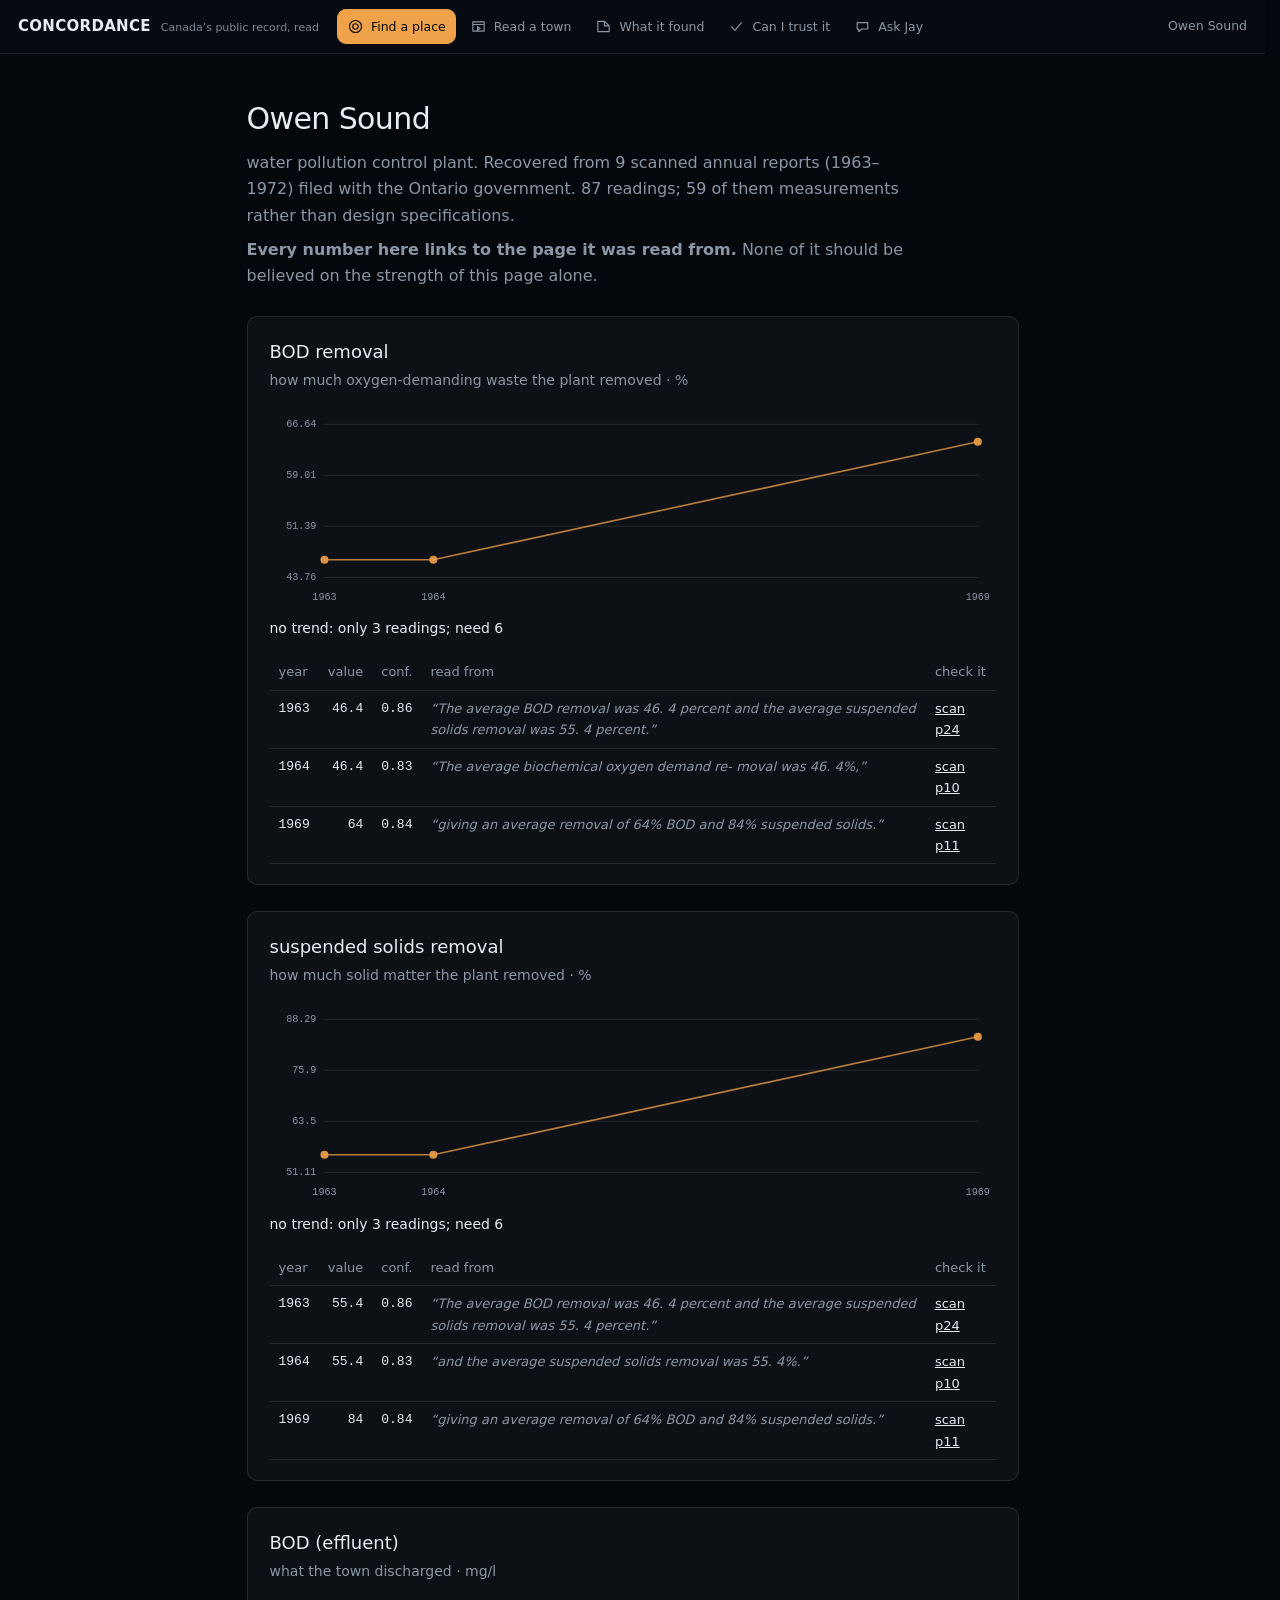
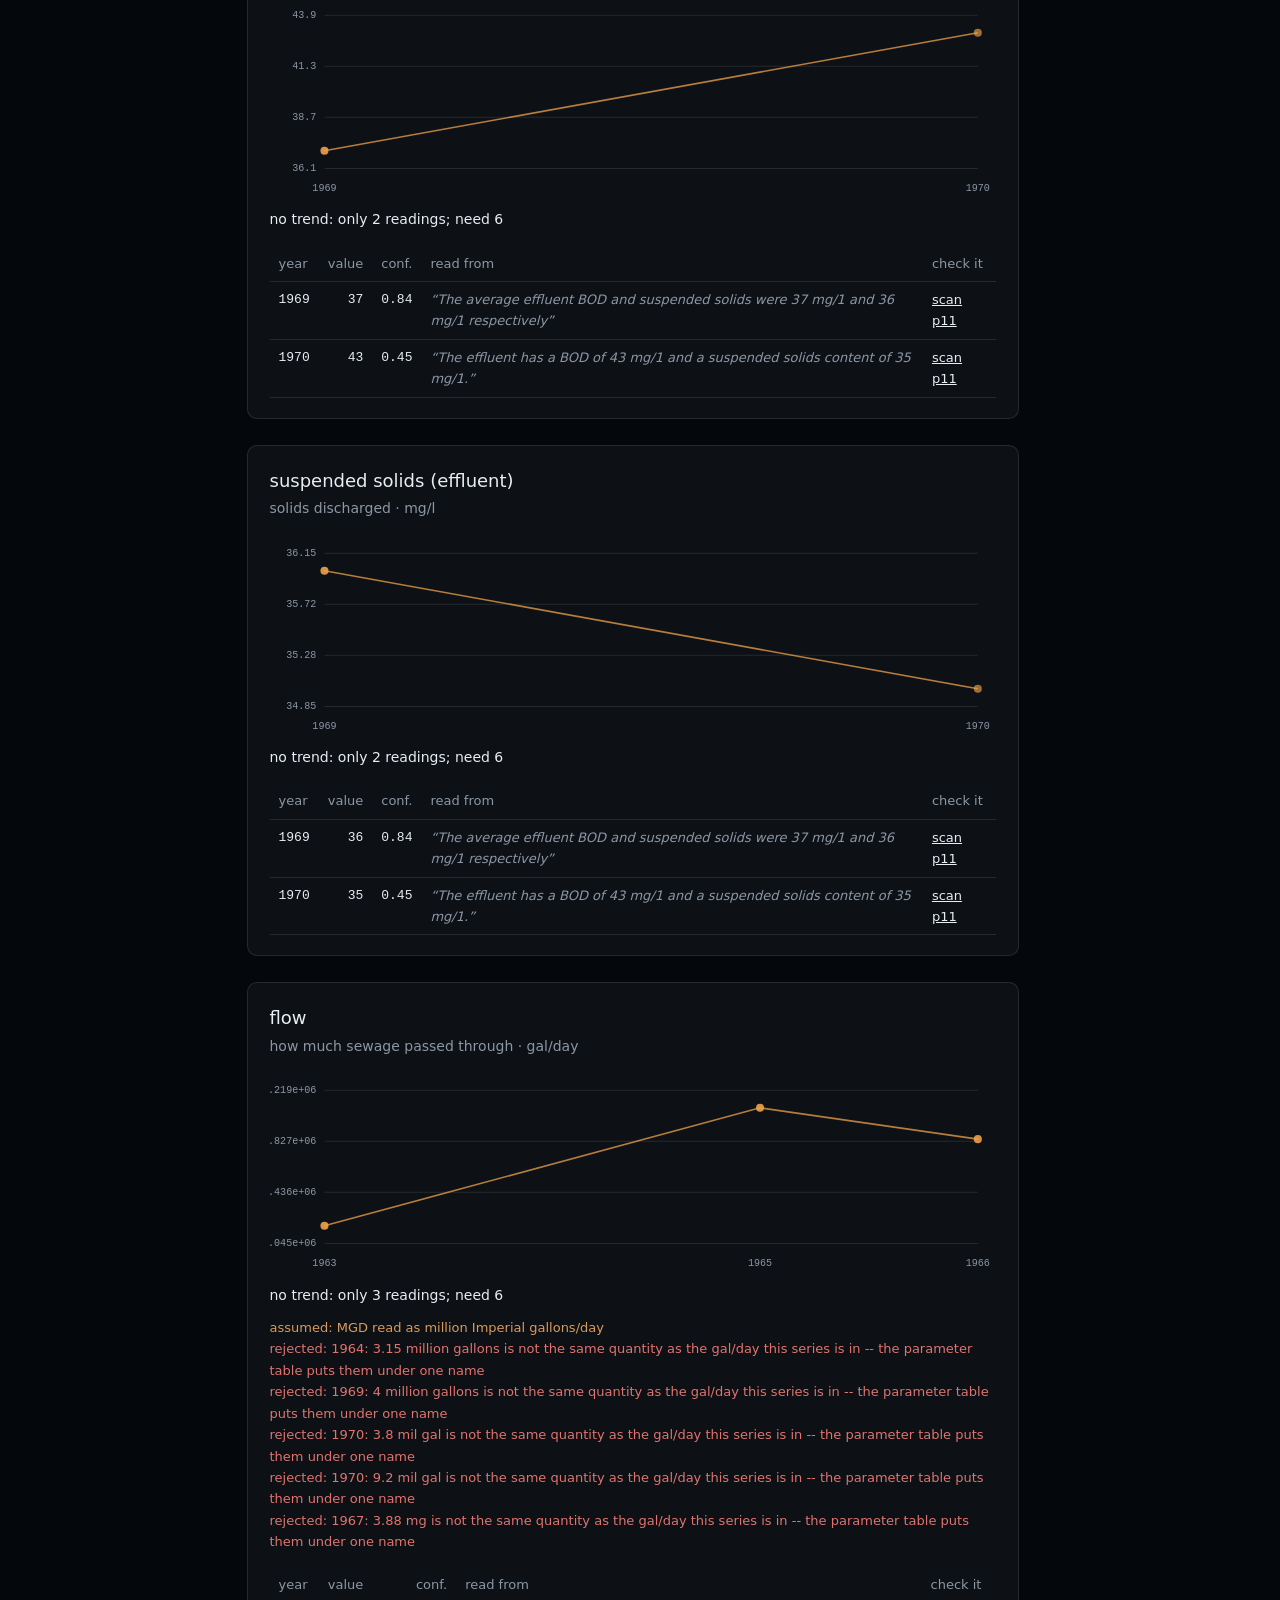
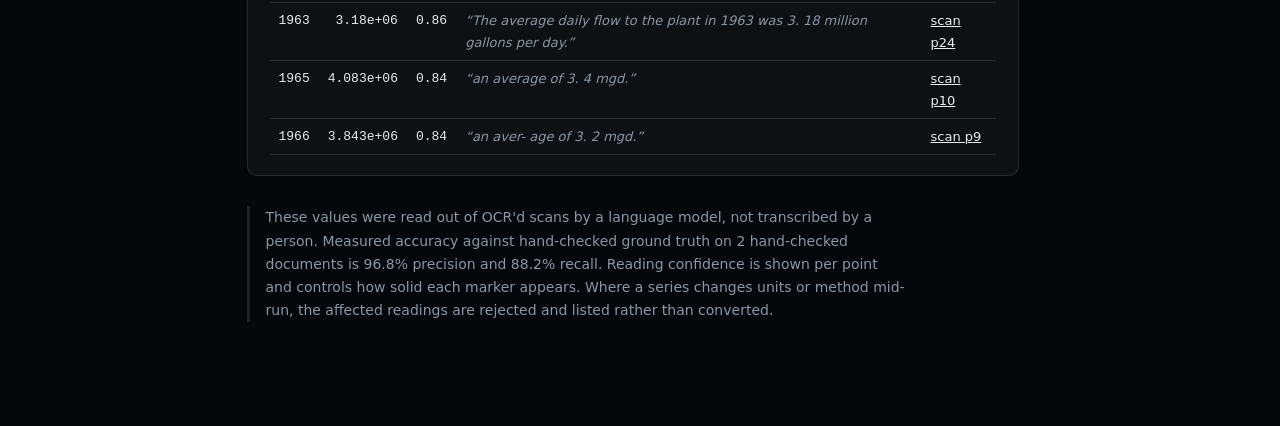
<file: portal/owen-sound.html>
<!doctype html>
<html lang="en"><head><meta charset="utf-8">
<meta name="viewport" content="width=device-width, initial-scale=1">
<title>Owen Sound &mdash; what the record says</title>
<style>
:root{--bg:#04080d;--panel:rgba(255,255,255,.04);--ink:#e8edf2;--muted:#8b97a4;--faint:#6d7a86;--line:rgba(255,255,255,.10);--hit:#f0a24a;--cold:#5b7285;--warn:#d99a5b;--bad:#e0736e;--accent:#f0a24a;--mark:#e8edf2;--gap:#e0736e;color-scheme:dark}
/* Reserve the scrollbar's width on every page, whether or not that page
   happens to need one. The map view is a fixed shell that never scrolls and
   the reader is a long document that always does, so moving between them
   used to add or remove a scrollbar and slide the whole layout 15px
   sideways -- the last of the jumping, and the half that was never the
   header's fault. */
html,body{scrollbar-gutter:stable}
.site-head{display:flex;align-items:center;align-content:flex-start;
  flex-wrap:wrap;gap:4px 18px;padding:9px 18px;
  border-bottom:1px solid rgba(255,255,255,.09);background:rgba(8,12,17,.94)}
.site-head>a.site-brand{display:flex;align-items:baseline;gap:10px;
  text-decoration:none;color:inherit;flex:0 0 auto}
.site-word{font-size:15px;font-weight:600;letter-spacing:.02em}
.site-sub{font-size:11px;color:#7d8996}
.site-head .site-nav{display:flex;flex-wrap:wrap;gap:4px;align-items:center}
.site-head .site-nav .nav-button{background:none;border:1px solid transparent;
  border-radius:9px;color:var(--muted);padding:7px 9px;cursor:pointer;
  display:flex;align-items:center;gap:7px;text-decoration:none;font:inherit;
  font-size:15px;line-height:1.55;width:auto;height:auto;min-height:0;
  min-width:0;flex-direction:row;transform:none;transition:none}
.site-head .site-nav .nav-button:hover{color:var(--ink);
  border-color:rgba(255,255,255,.12);transform:none}
/* The inherited sheet lifts a nav button and scales its icon on hover. In a
   header this size that reads as the menu twitching, so both are stilled. */
.site-head .site-nav .nav-button:hover .nav-glyph{transform:none}
.site-head .site-nav .nav-button.is-active{color:var(--bg);background:var(--hit);
  border-color:var(--hit)}
.site-head .site-nav .nav-glyph{width:17px;height:17px;flex:0 0 auto}
/* `.nav-tip` is a hover TOOLTIP in the inherited stylesheet -- absolutely
   positioned, transparent, with its own background and border. Left partly
   overridden it made the front page's menu icon-only while every other page
   showed icon and label. Every tooltip property is undone here, so the label
   is an ordinary word beside its icon on every page. */
.site-head .site-nav .nav-tip{position:static;top:auto;left:auto;
  transform:none;opacity:1;padding:0;border:0;background:none;color:inherit;
  font-size:12.5px;font-weight:500;letter-spacing:normal;text-transform:none;
  white-space:nowrap;pointer-events:auto;transition:none;display:inline}
.site-page{margin-left:auto;font-size:12.5px;color:var(--muted);
  height:35px;display:flex;align-items:center}
/* The counts are the only content this header carries that the others do
   not, so they are held to the menu's own height -- 35px, the same as a
   menu item. Left at their natural size they were 53px tall, which made
   the front page's header 71px against everyone else's 54 and dropped the
   menu 9px down the moment a visitor was on the map. A header must not
   change size because of what sits at its far end. */
.site-stats{margin-left:auto;display:flex;gap:0;height:34px;
  align-items:stretch;flex:0 1 auto;overflow:hidden;
  border:1px solid rgba(255,255,255,.10);border-radius:9px}
.site-stats .hstat{padding:0 12px;display:flex;flex-direction:column;
  justify-content:center;border-right:1px solid rgba(255,255,255,.10)}
.site-stats .hstat:last-child{border-right:0}
.site-stats .hstat b{display:block;font-size:13px;font-weight:600;
  font-variant-numeric:tabular-nums;line-height:1.15}
.site-stats .hstat span{font-size:9px;color:var(--faint);line-height:1.1;
  text-transform:uppercase;letter-spacing:.06em;white-space:nowrap}
/* And when they cannot fit beside the menu they go, rather than wrapping
   to a second row and moving the menu off the line it holds everywhere. */
@media(max-width:1400px){.site-stats{display:none}}

*{box-sizing:border-box}
body{margin:0;background:var(--bg);color:var(--ink);
     font:16px/1.65 ui-sans-serif,system-ui,-apple-system,"Segoe UI",sans-serif}
main{max-width:820px;margin:0 auto;padding:40px 24px 90px}
h1{font-size:30px;font-weight:500;margin:0 0 6px;letter-spacing:-.02em}
.sub{color:var(--muted);margin:0 0 8px;max-width:66ch}
section{background:var(--panel);border:1px solid var(--line);border-radius:10px;
        padding:20px 22px;margin:26px 0}
h2{font-size:18px;font-weight:500;margin:0 0 2px}
.gloss{color:var(--muted);font-size:14px;margin:0 0 14px}
.chart{width:100%;height:auto;display:block;margin:4px 0 10px}
.grid{stroke:var(--line);stroke-width:1}
.line{fill:none;stroke:var(--accent);stroke-width:1.6;opacity:.75}
.pt{fill:var(--accent)}
.ax{font:10px ui-monospace,monospace;fill:var(--muted)}
.verdict{font-size:14px;margin:6px 0 0}
.notes{list-style:none;padding:0;margin:10px 0 0;font-size:13px}
.assume{color:var(--warn)} .reject{color:var(--bad)}
table{border-collapse:collapse;width:100%;font-size:13px;margin-top:14px}
th,td{text-align:left;padding:7px 9px;border-bottom:1px solid var(--line);vertical-align:top}
th{font-weight:500;color:var(--muted)}
td.num{text-align:right;font-family:ui-monospace,monospace;white-space:nowrap}
td.q{color:var(--muted);font-style:italic}
a{color:inherit}
.caveat{border-left:3px solid var(--line);padding-left:16px;color:var(--muted);
        font-size:14px;margin-top:30px;max-width:74ch}
</style></head><body>
<header class="site-head"><a class="site-brand" href="https://concordance.jonathancapone.com/"><span class="site-word">CONCORDANCE</span><span class="site-sub">Canada’s public record, read</span></a><nav class="site-nav" aria-label="Sections"><a class="nav-button is-active" href="https://concordance.jonathancapone.com/#view=observe" data-view="observe" aria-label="Find a place"><svg class="nav-glyph" viewBox="0 0 24 24" aria-hidden="true"><path d="M12 3.5a8.5 8.5 0 1 0 0 17 8.5 8.5 0 0 0 0-17Zm0 4.6a3.9 3.9 0 1 1 0 7.8 3.9 3.9 0 0 1 0-7.8Z" fill="none" stroke="currentColor" stroke-width="1.6" stroke-linecap="round" stroke-linejoin="round"/></svg><span class="nav-tip">Find a place</span></a><a class="nav-button" href="https://concordance.jonathancapone.com/browser" data-view="browser" aria-label="Read a town"><svg class="nav-glyph" viewBox="0 0 24 24" aria-hidden="true"><path d="M4 5.5h16v13H4Zm0 3.6h16M10.6 12.2l3.8 2.3-3.8 2.3Z" fill="none" stroke="currentColor" stroke-width="1.6" stroke-linecap="round" stroke-linejoin="round"/></svg><span class="nav-tip">Read a town</span></a><a class="nav-button" href="https://concordance.jonathancapone.com/#view=findings" data-view="findings" aria-label="What it found"><svg class="nav-glyph" viewBox="0 0 24 24" aria-hidden="true"><path d="M4 19.2V4.8h9.6l6.4 6.4v8H4Zm9.2-13.4v5.4h5.4" fill="none" stroke="currentColor" stroke-width="1.6" stroke-linecap="round" stroke-linejoin="round"/></svg><span class="nav-tip">What it found</span></a><a class="nav-button" href="https://concordance.jonathancapone.com/#view=verify" data-view="verify" aria-label="Can I trust it"><svg class="nav-glyph" viewBox="0 0 24 24" aria-hidden="true"><path d="M5 12.6 9.8 17.4 19 6.6" fill="none" stroke="currentColor" stroke-width="1.6" stroke-linecap="round" stroke-linejoin="round"/></svg><span class="nav-tip">Can I trust it</span></a><a class="nav-button" href="https://concordance.jonathancapone.com/#view=ask" data-view="ask" aria-label="Ask Jay"><svg class="nav-glyph" viewBox="0 0 24 24" aria-hidden="true"><path d="M4.5 6.5h15v9h-8.4L6.6 19v-3.5H4.5Z" fill="none" stroke="currentColor" stroke-width="1.6" stroke-linecap="round" stroke-linejoin="round"/></svg><span class="nav-tip">Ask Jay</span></a></nav><span class="site-page">Owen Sound</span></header>
<main>
<h1>Owen Sound</h1>
<p class="sub">
  water pollution control plant.
  Recovered from 9 scanned annual reports
  (1963&ndash;1972) filed with the Ontario government.
  87 readings; 59 of them measurements rather than design specifications.
</p>
<p class="sub">
  <strong>Every number here links to the page it was read from.</strong> None of it should be
  believed on the strength of this page alone.
</p>

  <section>
    <h2>BOD removal</h2>
    <p class="gloss">how much oxygen-demanding waste the plant removed &middot; %</p>
    <svg viewBox="0 0 720 200" class="chart" role="img"><line x1="54" y1="170.0" x2="702" y2="170.0" class="grid"/><text x="46" y="173.0" class="ax" text-anchor="end">43.76</text><line x1="54" y1="119.3" x2="702" y2="119.3" class="grid"/><text x="46" y="122.3" class="ax" text-anchor="end">51.39</text><line x1="54" y1="68.7" x2="702" y2="68.7" class="grid"/><text x="46" y="71.7" class="ax" text-anchor="end">59.01</text><line x1="54" y1="18.0" x2="702" y2="18.0" class="grid"/><text x="46" y="21.0" class="ax" text-anchor="end">66.64</text><path d="M54.0,152.5 L162.0,152.5 L702.0,35.5" class="line"/><circle cx="54.0" cy="152.5" r="4" class="pt" opacity="0.91"><title>1963: 46.4 % (reading confidence 0.86)</title></circle><circle cx="162.0" cy="152.5" r="4" class="pt" opacity="0.89"><title>1964: 46.4 % (reading confidence 0.83)</title></circle><circle cx="702.0" cy="35.5" r="4" class="pt" opacity="0.90"><title>1969: 64 % (reading confidence 0.84)</title></circle><text x="54.0" y="192" class="ax" text-anchor="middle">1963</text><text x="162.0" y="192" class="ax" text-anchor="middle">1964</text><text x="702.0" y="192" class="ax" text-anchor="middle">1969</text></svg>
    <p class="verdict">no trend: only 3 readings; need 6</p>
    
    <table>
      <tr><th>year</th><th>value</th><th>conf.</th><th>read from</th><th>check it</th></tr>
      <tr><td class="num">1963</td><td class="num">46.4</td><td class="num">0.86</td><td class="q">&ldquo;The average BOD removal was 46. 4 percent and the average suspended solids removal was 55. 4 percent.&rdquo;</td><td><a href="https://archive.org/details/owensoundsewaget24479/page/n23/mode/2up" target="_blank" rel="noopener">scan p24</a></td></tr><tr><td class="num">1964</td><td class="num">46.4</td><td class="num">0.83</td><td class="q">&ldquo;The average biochemical oxygen demand re- moval was 46. 4%,&rdquo;</td><td><a href="https://archive.org/details/owensoundwaterpo24480/page/n9/mode/2up" target="_blank" rel="noopener">scan p10</a></td></tr><tr><td class="num">1969</td><td class="num">64</td><td class="num">0.84</td><td class="q">&ldquo;giving an average removal of 64% BOD and 84% suspended solids.&rdquo;</td><td><a href="https://archive.org/details/owensoundwaterpo24477/page/n10/mode/2up" target="_blank" rel="noopener">scan p11</a></td></tr>
    </table>
  </section>
  <section>
    <h2>suspended solids removal</h2>
    <p class="gloss">how much solid matter the plant removed &middot; %</p>
    <svg viewBox="0 0 720 200" class="chart" role="img"><line x1="54" y1="170.0" x2="702" y2="170.0" class="grid"/><text x="46" y="173.0" class="ax" text-anchor="end">51.11</text><line x1="54" y1="119.3" x2="702" y2="119.3" class="grid"/><text x="46" y="122.3" class="ax" text-anchor="end">63.5</text><line x1="54" y1="68.7" x2="702" y2="68.7" class="grid"/><text x="46" y="71.7" class="ax" text-anchor="end">75.9</text><line x1="54" y1="18.0" x2="702" y2="18.0" class="grid"/><text x="46" y="21.0" class="ax" text-anchor="end">88.29</text><path d="M54.0,152.5 L162.0,152.5 L702.0,35.5" class="line"/><circle cx="54.0" cy="152.5" r="4" class="pt" opacity="0.91"><title>1963: 55.4 % (reading confidence 0.86)</title></circle><circle cx="162.0" cy="152.5" r="4" class="pt" opacity="0.89"><title>1964: 55.4 % (reading confidence 0.83)</title></circle><circle cx="702.0" cy="35.5" r="4" class="pt" opacity="0.90"><title>1969: 84 % (reading confidence 0.84)</title></circle><text x="54.0" y="192" class="ax" text-anchor="middle">1963</text><text x="162.0" y="192" class="ax" text-anchor="middle">1964</text><text x="702.0" y="192" class="ax" text-anchor="middle">1969</text></svg>
    <p class="verdict">no trend: only 3 readings; need 6</p>
    
    <table>
      <tr><th>year</th><th>value</th><th>conf.</th><th>read from</th><th>check it</th></tr>
      <tr><td class="num">1963</td><td class="num">55.4</td><td class="num">0.86</td><td class="q">&ldquo;The average BOD removal was 46. 4 percent and the average suspended solids removal was 55. 4 percent.&rdquo;</td><td><a href="https://archive.org/details/owensoundsewaget24479/page/n23/mode/2up" target="_blank" rel="noopener">scan p24</a></td></tr><tr><td class="num">1964</td><td class="num">55.4</td><td class="num">0.83</td><td class="q">&ldquo;and the average suspended solids removal was 55. 4%.&rdquo;</td><td><a href="https://archive.org/details/owensoundwaterpo24480/page/n9/mode/2up" target="_blank" rel="noopener">scan p10</a></td></tr><tr><td class="num">1969</td><td class="num">84</td><td class="num">0.84</td><td class="q">&ldquo;giving an average removal of 64% BOD and 84% suspended solids.&rdquo;</td><td><a href="https://archive.org/details/owensoundwaterpo24477/page/n10/mode/2up" target="_blank" rel="noopener">scan p11</a></td></tr>
    </table>
  </section>
  <section>
    <h2>BOD (effluent)</h2>
    <p class="gloss">what the town discharged &middot; mg/l</p>
    <svg viewBox="0 0 720 200" class="chart" role="img"><line x1="54" y1="170.0" x2="702" y2="170.0" class="grid"/><text x="46" y="173.0" class="ax" text-anchor="end">36.1</text><line x1="54" y1="119.3" x2="702" y2="119.3" class="grid"/><text x="46" y="122.3" class="ax" text-anchor="end">38.7</text><line x1="54" y1="68.7" x2="702" y2="68.7" class="grid"/><text x="46" y="71.7" class="ax" text-anchor="end">41.3</text><line x1="54" y1="18.0" x2="702" y2="18.0" class="grid"/><text x="46" y="21.0" class="ax" text-anchor="end">43.9</text><path d="M54.0,152.5 L702.0,35.5" class="line"/><circle cx="54.0" cy="152.5" r="4" class="pt" opacity="0.90"><title>1969: 37 mg/l (reading confidence 0.84)</title></circle><circle cx="702.0" cy="35.5" r="4" class="pt" opacity="0.64"><title>1970: 43 mg/l (reading confidence 0.45)</title></circle><text x="54.0" y="192" class="ax" text-anchor="middle">1969</text><text x="702.0" y="192" class="ax" text-anchor="middle">1970</text></svg>
    <p class="verdict">no trend: only 2 readings; need 6</p>
    
    <table>
      <tr><th>year</th><th>value</th><th>conf.</th><th>read from</th><th>check it</th></tr>
      <tr><td class="num">1969</td><td class="num">37</td><td class="num">0.84</td><td class="q">&ldquo;The average effluent BOD and suspended solids were 37 mg/1 and 36 mg/1 respectively&rdquo;</td><td><a href="https://archive.org/details/owensoundwaterpo24477/page/n10/mode/2up" target="_blank" rel="noopener">scan p11</a></td></tr><tr><td class="num">1970</td><td class="num">43</td><td class="num">0.45</td><td class="q">&ldquo;The effluent has a BOD of 43 mg/1 and a suspended solids content of 35 mg/1.&rdquo;</td><td><a href="https://archive.org/details/owensoundwaterpo24500/page/n10/mode/2up" target="_blank" rel="noopener">scan p11</a></td></tr>
    </table>
  </section>
  <section>
    <h2>suspended solids (effluent)</h2>
    <p class="gloss">solids discharged &middot; mg/l</p>
    <svg viewBox="0 0 720 200" class="chart" role="img"><line x1="54" y1="170.0" x2="702" y2="170.0" class="grid"/><text x="46" y="173.0" class="ax" text-anchor="end">34.85</text><line x1="54" y1="119.3" x2="702" y2="119.3" class="grid"/><text x="46" y="122.3" class="ax" text-anchor="end">35.28</text><line x1="54" y1="68.7" x2="702" y2="68.7" class="grid"/><text x="46" y="71.7" class="ax" text-anchor="end">35.72</text><line x1="54" y1="18.0" x2="702" y2="18.0" class="grid"/><text x="46" y="21.0" class="ax" text-anchor="end">36.15</text><path d="M54.0,35.5 L702.0,152.5" class="line"/><circle cx="54.0" cy="35.5" r="4" class="pt" opacity="0.90"><title>1969: 36 mg/l (reading confidence 0.84)</title></circle><circle cx="702.0" cy="152.5" r="4" class="pt" opacity="0.64"><title>1970: 35 mg/l (reading confidence 0.45)</title></circle><text x="54.0" y="192" class="ax" text-anchor="middle">1969</text><text x="702.0" y="192" class="ax" text-anchor="middle">1970</text></svg>
    <p class="verdict">no trend: only 2 readings; need 6</p>
    
    <table>
      <tr><th>year</th><th>value</th><th>conf.</th><th>read from</th><th>check it</th></tr>
      <tr><td class="num">1969</td><td class="num">36</td><td class="num">0.84</td><td class="q">&ldquo;The average effluent BOD and suspended solids were 37 mg/1 and 36 mg/1 respectively&rdquo;</td><td><a href="https://archive.org/details/owensoundwaterpo24477/page/n10/mode/2up" target="_blank" rel="noopener">scan p11</a></td></tr><tr><td class="num">1970</td><td class="num">35</td><td class="num">0.45</td><td class="q">&ldquo;The effluent has a BOD of 43 mg/1 and a suspended solids content of 35 mg/1.&rdquo;</td><td><a href="https://archive.org/details/owensoundwaterpo24500/page/n10/mode/2up" target="_blank" rel="noopener">scan p11</a></td></tr>
    </table>
  </section>
  <section>
    <h2>flow</h2>
    <p class="gloss">how much sewage passed through &middot; gal/day</p>
    <svg viewBox="0 0 720 200" class="chart" role="img"><line x1="54" y1="170.0" x2="702" y2="170.0" class="grid"/><text x="46" y="173.0" class="ax" text-anchor="end">3.045e+06</text><line x1="54" y1="119.3" x2="702" y2="119.3" class="grid"/><text x="46" y="122.3" class="ax" text-anchor="end">3.436e+06</text><line x1="54" y1="68.7" x2="702" y2="68.7" class="grid"/><text x="46" y="71.7" class="ax" text-anchor="end">3.827e+06</text><line x1="54" y1="18.0" x2="702" y2="18.0" class="grid"/><text x="46" y="21.0" class="ax" text-anchor="end">4.219e+06</text><path d="M54.0,152.5 L486.0,35.5 L702.0,66.6" class="line"/><circle cx="54.0" cy="152.5" r="4" class="pt" opacity="0.91"><title>1963: 3.18e+06 gal/day (reading confidence 0.86)</title></circle><circle cx="486.0" cy="35.5" r="4" class="pt" opacity="0.90"><title>1965: 4.083e+06 gal/day (reading confidence 0.84)</title></circle><circle cx="702.0" cy="66.6" r="4" class="pt" opacity="0.89"><title>1966: 3.843e+06 gal/day (reading confidence 0.84)</title></circle><text x="54.0" y="192" class="ax" text-anchor="middle">1963</text><text x="486.0" y="192" class="ax" text-anchor="middle">1965</text><text x="702.0" y="192" class="ax" text-anchor="middle">1966</text></svg>
    <p class="verdict">no trend: only 3 readings; need 6</p>
    <ul class="notes"><li class="assume">assumed: MGD read as million Imperial gallons/day</li><li class="reject">rejected: 1964: 3.15 million gallons is not the same quantity as the gal/day this series is in -- the parameter table puts them under one name</li><li class="reject">rejected: 1969: 4 million gallons is not the same quantity as the gal/day this series is in -- the parameter table puts them under one name</li><li class="reject">rejected: 1970: 3.8 mil gal is not the same quantity as the gal/day this series is in -- the parameter table puts them under one name</li><li class="reject">rejected: 1970: 9.2 mil gal is not the same quantity as the gal/day this series is in -- the parameter table puts them under one name</li><li class="reject">rejected: 1967: 3.88 mg is not the same quantity as the gal/day this series is in -- the parameter table puts them under one name</li></ul>
    <table>
      <tr><th>year</th><th>value</th><th>conf.</th><th>read from</th><th>check it</th></tr>
      <tr><td class="num">1963</td><td class="num">3.18e+06</td><td class="num">0.86</td><td class="q">&ldquo;The average daily flow to the plant in 1963 was 3. 18 million gallons per day.&rdquo;</td><td><a href="https://archive.org/details/owensoundsewaget24479/page/n23/mode/2up" target="_blank" rel="noopener">scan p24</a></td></tr><tr><td class="num">1965</td><td class="num">4.083e+06</td><td class="num">0.84</td><td class="q">&ldquo;an average of 3. 4 mgd.&rdquo;</td><td><a href="https://archive.org/details/owensoundwaterpo24481/page/n9/mode/2up" target="_blank" rel="noopener">scan p10</a></td></tr><tr><td class="num">1966</td><td class="num">3.843e+06</td><td class="num">0.84</td><td class="q">&ldquo;an aver- age of 3. 2 mgd.&rdquo;</td><td><a href="https://archive.org/details/owensoundwaterpo24482/page/n8/mode/2up" target="_blank" rel="noopener">scan p9</a></td></tr>
    </table>
  </section>
<p class="caveat">
  These values were read out of OCR'd scans by a language model, not transcribed by a person.
  Measured accuracy against hand-checked ground truth on 2 hand-checked documents is 96.8% precision and 88.2% recall. Reading confidence is shown per point and controls how solid each
  marker appears. Where a series changes units or method mid-run, the affected readings are
  rejected and listed rather than converted.
</p>
</main></body></html>
</file>
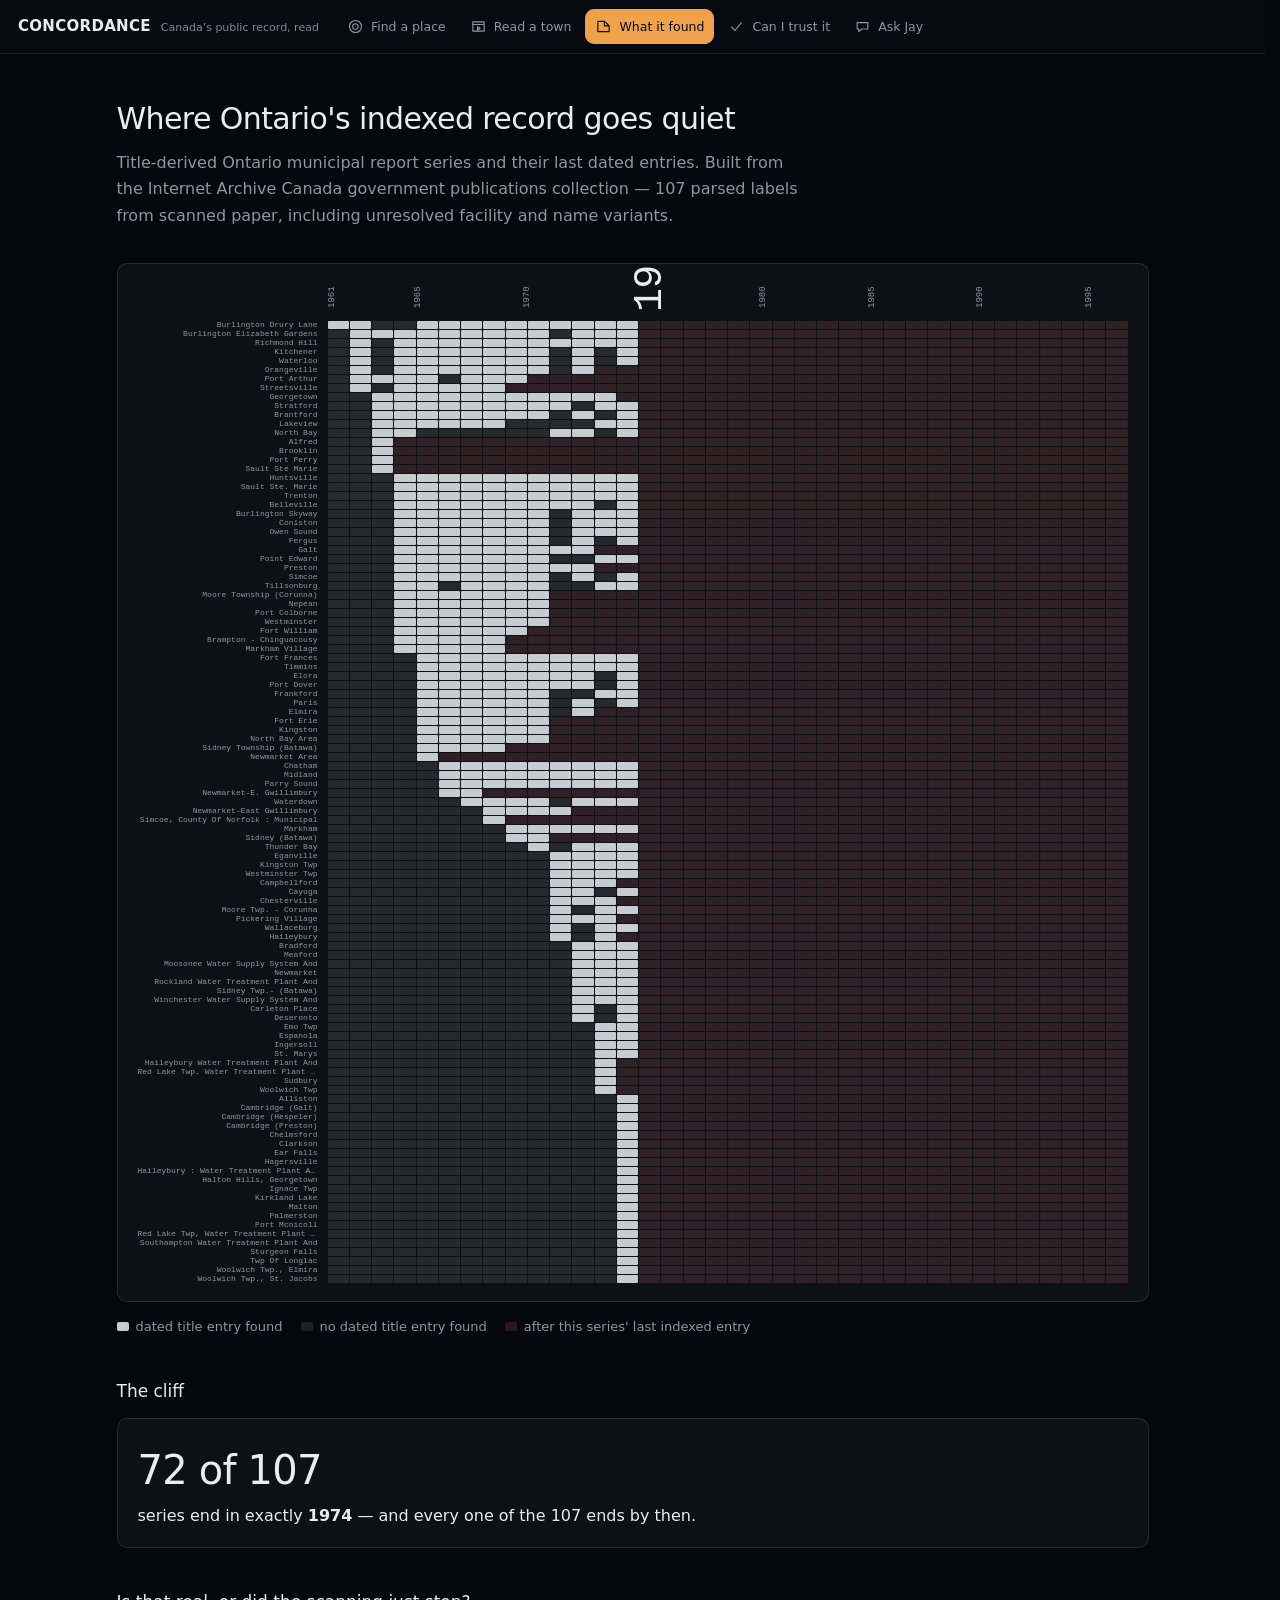
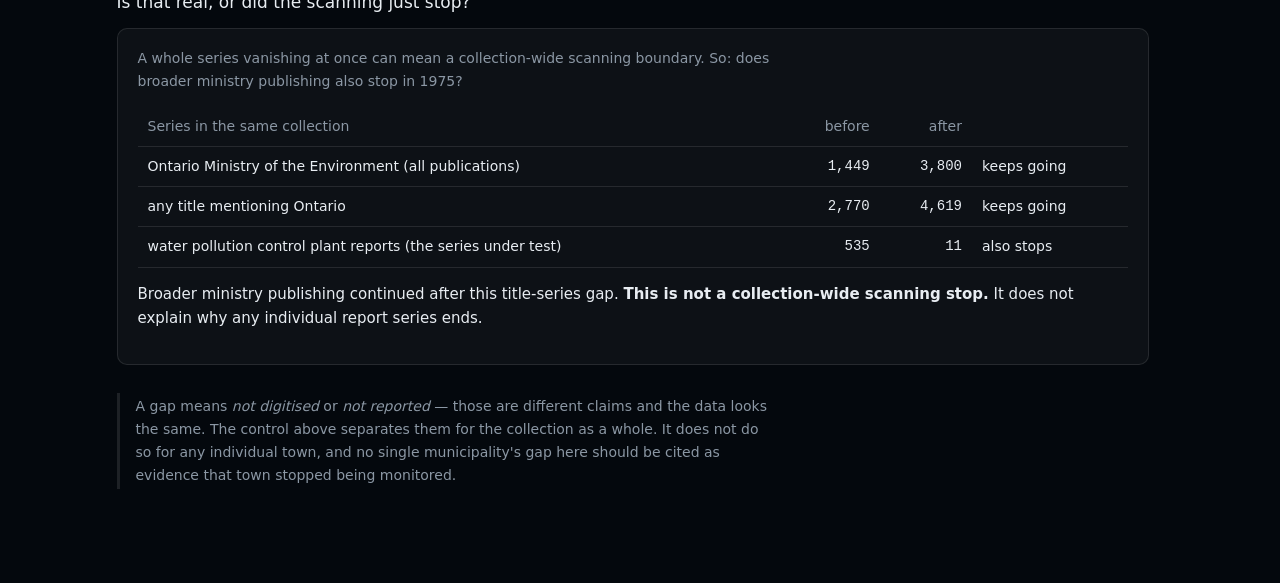
<file: portal/silence.html>
<!doctype html>
<html lang="en">
<head>
<meta charset="utf-8">
<meta name="viewport" content="width=device-width, initial-scale=1">
<title>Where Ontario's indexed record goes quiet</title>
<style>
:root{--bg:#04080d;--panel:rgba(255,255,255,.04);--ink:#e8edf2;--muted:#8b97a4;--faint:#6d7a86;--line:rgba(255,255,255,.10);--hit:#f0a24a;--cold:#5b7285;--warn:#d99a5b;--bad:#e0736e;--accent:#f0a24a;--mark:#e8edf2;--gap:#e0736e;color-scheme:dark}
/* Reserve the scrollbar's width on every page, whether or not that page
   happens to need one. The map view is a fixed shell that never scrolls and
   the reader is a long document that always does, so moving between them
   used to add or remove a scrollbar and slide the whole layout 15px
   sideways -- the last of the jumping, and the half that was never the
   header's fault. */
html,body{scrollbar-gutter:stable}
.site-head{display:flex;align-items:center;align-content:flex-start;
  flex-wrap:wrap;gap:4px 18px;padding:9px 18px;
  border-bottom:1px solid rgba(255,255,255,.09);background:rgba(8,12,17,.94)}
.site-head>a.site-brand{display:flex;align-items:baseline;gap:10px;
  text-decoration:none;color:inherit;flex:0 0 auto}
.site-word{font-size:15px;font-weight:600;letter-spacing:.02em}
.site-sub{font-size:11px;color:#7d8996}
.site-head .site-nav{display:flex;flex-wrap:wrap;gap:4px;align-items:center}
.site-head .site-nav .nav-button{background:none;border:1px solid transparent;
  border-radius:9px;color:var(--muted);padding:7px 9px;cursor:pointer;
  display:flex;align-items:center;gap:7px;text-decoration:none;font:inherit;
  font-size:15px;line-height:1.55;width:auto;height:auto;min-height:0;
  min-width:0;flex-direction:row;transform:none;transition:none}
.site-head .site-nav .nav-button:hover{color:var(--ink);
  border-color:rgba(255,255,255,.12);transform:none}
/* The inherited sheet lifts a nav button and scales its icon on hover. In a
   header this size that reads as the menu twitching, so both are stilled. */
.site-head .site-nav .nav-button:hover .nav-glyph{transform:none}
.site-head .site-nav .nav-button.is-active{color:var(--bg);background:var(--hit);
  border-color:var(--hit)}
.site-head .site-nav .nav-glyph{width:17px;height:17px;flex:0 0 auto}
/* `.nav-tip` is a hover TOOLTIP in the inherited stylesheet -- absolutely
   positioned, transparent, with its own background and border. Left partly
   overridden it made the front page's menu icon-only while every other page
   showed icon and label. Every tooltip property is undone here, so the label
   is an ordinary word beside its icon on every page. */
.site-head .site-nav .nav-tip{position:static;top:auto;left:auto;
  transform:none;opacity:1;padding:0;border:0;background:none;color:inherit;
  font-size:12.5px;font-weight:500;letter-spacing:normal;text-transform:none;
  white-space:nowrap;pointer-events:auto;transition:none;display:inline}
.site-page{margin-left:auto;font-size:12.5px;color:var(--muted);
  height:35px;display:flex;align-items:center}
/* The counts are the only content this header carries that the others do
   not, so they are held to the menu's own height -- 35px, the same as a
   menu item. Left at their natural size they were 53px tall, which made
   the front page's header 71px against everyone else's 54 and dropped the
   menu 9px down the moment a visitor was on the map. A header must not
   change size because of what sits at its far end. */
.site-stats{margin-left:auto;display:flex;gap:0;height:34px;
  align-items:stretch;flex:0 1 auto;overflow:hidden;
  border:1px solid rgba(255,255,255,.10);border-radius:9px}
.site-stats .hstat{padding:0 12px;display:flex;flex-direction:column;
  justify-content:center;border-right:1px solid rgba(255,255,255,.10)}
.site-stats .hstat:last-child{border-right:0}
.site-stats .hstat b{display:block;font-size:13px;font-weight:600;
  font-variant-numeric:tabular-nums;line-height:1.15}
.site-stats .hstat span{font-size:9px;color:var(--faint);line-height:1.1;
  text-transform:uppercase;letter-spacing:.06em;white-space:nowrap}
/* And when they cannot fit beside the menu they go, rather than wrapping
   to a second row and moving the menu off the line it holds everywhere. */
@media(max-width:1400px){.site-stats{display:none}}

  * { box-sizing: border-box; }
  body {
    margin: 0; background: var(--bg); color: var(--ink);
    font: 16px/1.65 ui-sans-serif, system-ui, -apple-system, "Segoe UI", sans-serif;
  }
  main { max-width: 1080px; margin: 0 auto; padding: 40px 24px 80px; }
  h1 { font-size: 30px; font-weight: 500; margin: 0 0 6px; letter-spacing: -.02em; }
  .sub { color: var(--muted); max-width: 68ch; margin: 0 0 34px; }
  h2 { font-size: 17px; font-weight: 500; margin: 40px 0 12px; }
  .panel {
    background: var(--panel); border: 1px solid var(--line);
    border-radius: 10px; padding: 18px 20px;
  }
  .scroll { overflow-x: auto; }
  .fab { display: grid; gap: 0; min-width: 720px; }
  .row { display: grid; grid-template-columns: 190px 1fr; align-items: center; height: 9px; }
  .row.head { height: auto; align-items: end; margin-bottom: 8px; }
  .nm {
    font: 8px/9px ui-monospace, SFMono-Regular, Menlo, monospace; color: var(--muted);
    text-align: right; padding-right: 10px; white-space: nowrap; overflow: hidden;
    text-overflow: ellipsis;
  }
  .cells { display: grid; gap: 1px; }
  .c { height: 8px; border-radius: 1px; background: transparent; }
  .c.on { background: var(--mark); opacity: .85; }
  .c.off { background: var(--line); }
  .c.dead { background: var(--gap); opacity: .16; }
  .yr {
    font: 9px/1 ui-monospace, monospace; color: var(--muted); text-align: center;
    writing-mode: vertical-rl; transform: rotate(180deg); height: 30px;
  }
  .yr.big { color: var(--ink); }
  .legend { display: flex; flex-wrap: wrap; gap: 18px; margin-top: 14px;
            font-size: 13px; color: var(--muted); }
  .key { display: flex; align-items: center; gap: 7px; }
  .sw { width: 12px; height: 9px; border-radius: 2px; display: inline-block; }
  table { border-collapse: collapse; width: 100%; font-size: 14px; }
  th, td { text-align: left; padding: 8px 10px; border-bottom: 1px solid var(--line); }
  th { font-weight: 500; color: var(--muted); }
  td.num { text-align: right; font-family: ui-monospace, monospace; }
  .verdict { font-size: 15px; margin-top: 14px; }
  .big { font-size: 40px; font-weight: 500; letter-spacing: -.02em; }
  .caveat {
    border-left: 3px solid var(--line); padding: 2px 0 2px 16px;
    color: var(--muted); font-size: 14px; margin-top: 28px; max-width: 74ch;
  }
  a { color: inherit; }
</style>
</head>
<body>
<header class="site-head"><a class="site-brand" href="https://concordance.jonathancapone.com/"><span class="site-word">CONCORDANCE</span><span class="site-sub">Canada’s public record, read</span></a><nav class="site-nav" aria-label="Sections"><a class="nav-button" href="https://concordance.jonathancapone.com/#view=observe" data-view="observe" aria-label="Find a place"><svg class="nav-glyph" viewBox="0 0 24 24" aria-hidden="true"><path d="M12 3.5a8.5 8.5 0 1 0 0 17 8.5 8.5 0 0 0 0-17Zm0 4.6a3.9 3.9 0 1 1 0 7.8 3.9 3.9 0 0 1 0-7.8Z" fill="none" stroke="currentColor" stroke-width="1.6" stroke-linecap="round" stroke-linejoin="round"/></svg><span class="nav-tip">Find a place</span></a><a class="nav-button" href="https://concordance.jonathancapone.com/browser" data-view="browser" aria-label="Read a town"><svg class="nav-glyph" viewBox="0 0 24 24" aria-hidden="true"><path d="M4 5.5h16v13H4Zm0 3.6h16M10.6 12.2l3.8 2.3-3.8 2.3Z" fill="none" stroke="currentColor" stroke-width="1.6" stroke-linecap="round" stroke-linejoin="round"/></svg><span class="nav-tip">Read a town</span></a><a class="nav-button is-active" href="https://concordance.jonathancapone.com/#view=findings" data-view="findings" aria-label="What it found"><svg class="nav-glyph" viewBox="0 0 24 24" aria-hidden="true"><path d="M4 19.2V4.8h9.6l6.4 6.4v8H4Zm9.2-13.4v5.4h5.4" fill="none" stroke="currentColor" stroke-width="1.6" stroke-linecap="round" stroke-linejoin="round"/></svg><span class="nav-tip">What it found</span></a><a class="nav-button" href="https://concordance.jonathancapone.com/#view=verify" data-view="verify" aria-label="Can I trust it"><svg class="nav-glyph" viewBox="0 0 24 24" aria-hidden="true"><path d="M5 12.6 9.8 17.4 19 6.6" fill="none" stroke="currentColor" stroke-width="1.6" stroke-linecap="round" stroke-linejoin="round"/></svg><span class="nav-tip">Can I trust it</span></a><a class="nav-button" href="https://concordance.jonathancapone.com/#view=ask" data-view="ask" aria-label="Ask Jay"><svg class="nav-glyph" viewBox="0 0 24 24" aria-hidden="true"><path d="M4.5 6.5h15v9h-8.4L6.6 19v-3.5H4.5Z" fill="none" stroke="currentColor" stroke-width="1.6" stroke-linecap="round" stroke-linejoin="round"/></svg><span class="nav-tip">Ask Jay</span></a></nav></header>
<main>
  <h1>Where Ontario's indexed record goes quiet</h1>
  <p class="sub">
    Title-derived Ontario municipal report series and their last dated entries. Built from the
    Internet Archive Canada government publications collection &mdash; 107 parsed labels from
    scanned paper, including unresolved facility and name variants.
  </p>

  <div class="panel scroll">
    <div class="fab" id="fab"></div>
  </div>
  <div class="legend">
    <span class="key"><i class="sw" style="background:var(--mark);opacity:.85"></i> dated title entry found</span>
    <span class="key"><i class="sw" style="background:var(--line)"></i> no dated title entry found</span>
    <span class="key"><i class="sw" style="background:var(--gap);opacity:.16"></i> after this series' last indexed entry</span>
  </div>

  <h2>The cliff</h2>
  <div class="panel">
    <div class="big">72 of 107</div>
    <div>series end in exactly <strong>1974</strong> — and every one of the 107 ends by then.</div>
  </div>

  <h2>Is that real, or did the scanning just stop?</h2>
  <div class="panel">
    <p style="margin-top:0;color:var(--muted);font-size:14px;max-width:72ch">
      A whole series vanishing at once can mean a collection-wide scanning boundary.
      So: does broader ministry publishing also stop in 1975?
    </p>
    <table>
      <tr><th>Series in the same collection</th><th style="text-align:right">before</th>
          <th style="text-align:right">after</th><th></th></tr>
      <tr><td>Ontario Ministry of the Environment (all publications)</td><td class="num">1,449</td><td class="num">3,800</td><td>keeps going</td></tr>
      <tr><td>any title mentioning Ontario</td><td class="num">2,770</td><td class="num">4,619</td><td>keeps going</td></tr>
      <tr><td>water pollution control plant reports (the series under test)</td><td class="num">535</td><td class="num">11</td><td>also stops</td></tr>
    </table>
    <p class="verdict">Broader ministry publishing continued after this title-series gap. <strong>This is not a collection-wide scanning stop.</strong> It does not explain why any individual report series ends.</p>
  </div>

  <p class="caveat">
    A gap means <em>not digitised</em> or <em>not reported</em> &mdash; those are different claims and
    the data looks the same. The control above separates them for the collection as a whole. It does
    not do so for any individual town, and no single municipality's gap here should be cited as
    evidence that town stopped being monitored.
  </p>
</main>

<script>
const DATA = {"n_municipalities": 107, "horizon": 1996, "largest_simultaneous_stop": {"year": 1975, "municipalities": 72}, "digitisation_control": [{"series": "Ontario Ministry of the Environment (all publications)", "before": 1449, "from_cliff_onward": 3800}, {"series": "any title mentioning Ontario", "before": 2770, "from_cliff_onward": 4619}, {"series": "water pollution control plant reports (the series under test)", "before": 535, "from_cliff_onward": 11}], "control_verdict": "real", "caveat": "A gap means not-digitised OR not-reported. The control above distinguishes the two at collection level, but an individual municipality's gap has not been checked against that town's own holdings and should not be cited as institutional silence on its own.", "municipalities": [{"place": "Burlington Drury Lane", "first_year": 1961, "last_year": 1974, "reported_years": [1961, 1962, 1965, 1966, 1967, 1968, 1969, 1970, 1971, 1972, 1973, 1974], "missing_years": [1963, 1964], "silent_since": 1975, "continuity": 0.857, "longest_gap": 2}, {"place": "Burlington Elizabeth Gardens", "first_year": 1962, "last_year": 1974, "reported_years": [1962, 1963, 1964, 1965, 1966, 1967, 1968, 1969, 1970, 1972, 1973, 1974], "missing_years": [1971], "silent_since": 1975, "continuity": 0.923, "longest_gap": 1}, {"place": "Richmond Hill", "first_year": 1962, "last_year": 1974, "reported_years": [1962, 1964, 1965, 1966, 1967, 1968, 1969, 1970, 1971, 1972, 1973, 1974], "missing_years": [1963], "silent_since": 1975, "continuity": 0.923, "longest_gap": 1}, {"place": "Georgetown", "first_year": 1963, "last_year": 1973, "reported_years": [1963, 1964, 1965, 1966, 1967, 1968, 1969, 1970, 1971, 1972, 1973], "missing_years": [], "silent_since": 1974, "continuity": 1.0, "longest_gap": 0}, {"place": "Huntsville", "first_year": 1964, "last_year": 1974, "reported_years": [1964, 1965, 1966, 1967, 1968, 1969, 1970, 1971, 1972, 1973, 1974], "missing_years": [], "silent_since": 1975, "continuity": 1.0, "longest_gap": 0}, {"place": "Sault Ste. Marie", "first_year": 1964, "last_year": 1974, "reported_years": [1964, 1965, 1966, 1967, 1968, 1969, 1970, 1971, 1972, 1973, 1974], "missing_years": [], "silent_since": 1975, "continuity": 1.0, "longest_gap": 0}, {"place": "Stratford", "first_year": 1963, "last_year": 1974, "reported_years": [1963, 1964, 1965, 1966, 1967, 1968, 1969, 1970, 1971, 1973, 1974], "missing_years": [1972], "silent_since": 1975, "continuity": 0.917, "longest_gap": 1}, {"place": "Trenton", "first_year": 1964, "last_year": 1974, "reported_years": [1964, 1965, 1966, 1967, 1968, 1969, 1970, 1971, 1972, 1973, 1974], "missing_years": [], "silent_since": 1975, "continuity": 1.0, "longest_gap": 0}, {"place": "Belleville", "first_year": 1964, "last_year": 1974, "reported_years": [1964, 1965, 1966, 1967, 1968, 1969, 1970, 1971, 1972, 1974], "missing_years": [1973], "silent_since": 1975, "continuity": 0.909, "longest_gap": 1}, {"place": "Brantford", "first_year": 1963, "last_year": 1974, "reported_years": [1963, 1964, 1965, 1966, 1967, 1968, 1969, 1970, 1972, 1974], "missing_years": [1971, 1973], "silent_since": 1975, "continuity": 0.833, "longest_gap": 1}, {"place": "Burlington Skyway", "first_year": 1964, "last_year": 1974, "reported_years": [1964, 1965, 1966, 1967, 1968, 1969, 1970, 1972, 1973, 1974], "missing_years": [1971], "silent_since": 1975, "continuity": 0.909, "longest_gap": 1}, {"place": "Coniston", "first_year": 1964, "last_year": 1974, "reported_years": [1964, 1965, 1966, 1967, 1968, 1969, 1970, 1972, 1973, 1974], "missing_years": [1971], "silent_since": 1975, "continuity": 0.909, "longest_gap": 1}, {"place": "Fort Frances", "first_year": 1965, "last_year": 1974, "reported_years": [1965, 1966, 1967, 1968, 1969, 1970, 1971, 1972, 1973, 1974], "missing_years": [], "silent_since": 1975, "continuity": 1.0, "longest_gap": 0}, {"place": "Kitchener", "first_year": 1962, "last_year": 1974, "reported_years": [1962, 1964, 1965, 1966, 1967, 1968, 1969, 1970, 1972, 1974], "missing_years": [1963, 1971, 1973], "silent_since": 1975, "continuity": 0.769, "longest_gap": 1}, {"place": "Owen Sound", "first_year": 1964, "last_year": 1974, "reported_years": [1964, 1965, 1966, 1967, 1968, 1969, 1970, 1972, 1973, 1974], "missing_years": [1971], "silent_since": 1975, "continuity": 0.909, "longest_gap": 1}, {"place": "Timmins", "first_year": 1965, "last_year": 1974, "reported_years": [1965, 1966, 1967, 1968, 1969, 1970, 1971, 1972, 1973, 1974], "missing_years": [], "silent_since": 1975, "continuity": 1.0, "longest_gap": 0}, {"place": "Waterloo", "first_year": 1962, "last_year": 1974, "reported_years": [1962, 1964, 1965, 1966, 1967, 1968, 1969, 1970, 1972, 1974], "missing_years": [1963, 1971, 1973], "silent_since": 1975, "continuity": 0.769, "longest_gap": 1}, {"place": "Chatham", "first_year": 1966, "last_year": 1974, "reported_years": [1966, 1967, 1968, 1969, 1970, 1971, 1972, 1973, 1974], "missing_years": [], "silent_since": 1975, "continuity": 1.0, "longest_gap": 0}, {"place": "Elora", "first_year": 1965, "last_year": 1974, "reported_years": [1965, 1966, 1967, 1968, 1969, 1970, 1971, 1972, 1974], "missing_years": [1973], "silent_since": 1975, "continuity": 0.9, "longest_gap": 1}, {"place": "Fergus", "first_year": 1964, "last_year": 1974, "reported_years": [1964, 1965, 1966, 1967, 1968, 1969, 1970, 1972, 1974], "missing_years": [1971, 1973], "silent_since": 1975, "continuity": 0.818, "longest_gap": 1}, {"place": "Galt", "first_year": 1964, "last_year": 1972, "reported_years": [1964, 1965, 1966, 1967, 1968, 1969, 1970, 1971, 1972], "missing_years": [], "silent_since": 1973, "continuity": 1.0, "longest_gap": 0}, {"place": "Midland", "first_year": 1966, "last_year": 1974, "reported_years": [1966, 1967, 1968, 1969, 1970, 1971, 1972, 1973, 1974], "missing_years": [], "silent_since": 1975, "continuity": 1.0, "longest_gap": 0}, {"place": "Orangeville", "first_year": 1962, "last_year": 1972, "reported_years": [1962, 1964, 1965, 1966, 1967, 1968, 1969, 1970, 1972], "missing_years": [1963, 1971], "silent_since": 1973, "continuity": 0.818, "longest_gap": 1}, {"place": "Parry Sound", "first_year": 1966, "last_year": 1974, "reported_years": [1966, 1967, 1968, 1969, 1970, 1971, 1972, 1973, 1974], "missing_years": [], "silent_since": 1975, "continuity": 1.0, "longest_gap": 0}, {"place": "Point Edward", "first_year": 1964, "last_year": 1974, "reported_years": [1964, 1965, 1966, 1967, 1968, 1969, 1970, 1973, 1974], "missing_years": [1971, 1972], "silent_since": 1975, "continuity": 0.818, "longest_gap": 2}, {"place": "Port Dover", "first_year": 1965, "last_year": 1974, "reported_years": [1965, 1966, 1967, 1968, 1969, 1970, 1971, 1972, 1974], "missing_years": [1973], "silent_since": 1975, "continuity": 0.9, "longest_gap": 1}, {"place": "Preston", "first_year": 1964, "last_year": 1972, "reported_years": [1964, 1965, 1966, 1967, 1968, 1969, 1970, 1971, 1972], "missing_years": [], "silent_since": 1973, "continuity": 1.0, "longest_gap": 0}, {"place": "Simcoe", "first_year": 1964, "last_year": 1974, "reported_years": [1964, 1965, 1966, 1967, 1968, 1969, 1970, 1972, 1974], "missing_years": [1971, 1973], "silent_since": 1975, "continuity": 0.818, "longest_gap": 1}, {"place": "Frankford", "first_year": 1965, "last_year": 1974, "reported_years": [1965, 1966, 1967, 1968, 1969, 1970, 1973, 1974], "missing_years": [1971, 1972], "silent_since": 1975, "continuity": 0.8, "longest_gap": 2}, {"place": "Lakeview", "first_year": 1963, "last_year": 1974, "reported_years": [1963, 1964, 1965, 1966, 1967, 1968, 1973, 1974], "missing_years": [1969, 1970, 1971, 1972], "silent_since": 1975, "continuity": 0.667, "longest_gap": 4}, {"place": "Paris", "first_year": 1965, "last_year": 1974, "reported_years": [1965, 1966, 1967, 1968, 1969, 1970, 1972, 1974], "missing_years": [1971, 1973], "silent_since": 1975, "continuity": 0.8, "longest_gap": 1}, {"place": "Tillsonburg", "first_year": 1964, "last_year": 1974, "reported_years": [1964, 1965, 1967, 1968, 1969, 1970, 1973, 1974], "missing_years": [1966, 1971, 1972], "silent_since": 1975, "continuity": 0.727, "longest_gap": 2}, {"place": "Elmira", "first_year": 1965, "last_year": 1972, "reported_years": [1965, 1966, 1967, 1968, 1969, 1970, 1972], "missing_years": [1971], "silent_since": 1973, "continuity": 0.875, "longest_gap": 1}, {"place": "Moore Township (Corunna)", "first_year": 1964, "last_year": 1970, "reported_years": [1964, 1965, 1966, 1967, 1968, 1969, 1970], "missing_years": [], "silent_since": 1971, "continuity": 1.0, "longest_gap": 0}, {"place": "Nepean", "first_year": 1964, "last_year": 1970, "reported_years": [1964, 1965, 1966, 1967, 1968, 1969, 1970], "missing_years": [], "silent_since": 1971, "continuity": 1.0, "longest_gap": 0}, {"place": "Port Arthur", "first_year": 1962, "last_year": 1969, "reported_years": [1962, 1963, 1964, 1965, 1967, 1968, 1969], "missing_years": [1966], "silent_since": 1970, "continuity": 0.875, "longest_gap": 1}, {"place": "Port Colborne", "first_year": 1964, "last_year": 1970, "reported_years": [1964, 1965, 1966, 1967, 1968, 1969, 1970], "missing_years": [], "silent_since": 1971, "continuity": 1.0, "longest_gap": 0}, {"place": "Waterdown", "first_year": 1967, "last_year": 1974, "reported_years": [1967, 1968, 1969, 1970, 1972, 1973, 1974], "missing_years": [1971], "silent_since": 1975, "continuity": 0.875, "longest_gap": 1}, {"place": "Westminster", "first_year": 1964, "last_year": 1970, "reported_years": [1964, 1965, 1966, 1967, 1968, 1969, 1970], "missing_years": [], "silent_since": 1971, "continuity": 1.0, "longest_gap": 0}, {"place": "Fort Erie", "first_year": 1965, "last_year": 1970, "reported_years": [1965, 1966, 1967, 1968, 1969, 1970], "missing_years": [], "silent_since": 1971, "continuity": 1.0, "longest_gap": 0}, {"place": "Fort William", "first_year": 1964, "last_year": 1969, "reported_years": [1964, 1965, 1966, 1967, 1968, 1969], "missing_years": [], "silent_since": 1970, "continuity": 1.0, "longest_gap": 0}, {"place": "Kingston", "first_year": 1965, "last_year": 1970, "reported_years": [1965, 1966, 1967, 1968, 1969, 1970], "missing_years": [], "silent_since": 1971, "continuity": 1.0, "longest_gap": 0}, {"place": "Markham", "first_year": 1969, "last_year": 1974, "reported_years": [1969, 1970, 1971, 1972, 1973, 1974], "missing_years": [], "silent_since": 1975, "continuity": 1.0, "longest_gap": 0}, {"place": "North Bay Area", "first_year": 1965, "last_year": 1970, "reported_years": [1965, 1966, 1967, 1968, 1969, 1970], "missing_years": [], "silent_since": 1971, "continuity": 1.0, "longest_gap": 0}, {"place": "Streetsville", "first_year": 1962, "last_year": 1968, "reported_years": [1962, 1964, 1965, 1966, 1967, 1968], "missing_years": [1963], "silent_since": 1969, "continuity": 0.857, "longest_gap": 1}, {"place": "Brampton - Chinguacousy", "first_year": 1964, "last_year": 1968, "reported_years": [1964, 1965, 1966, 1967, 1968], "missing_years": [], "silent_since": 1969, "continuity": 1.0, "longest_gap": 0}, {"place": "Markham Village", "first_year": 1964, "last_year": 1968, "reported_years": [1964, 1965, 1966, 1967, 1968], "missing_years": [], "silent_since": 1969, "continuity": 1.0, "longest_gap": 0}, {"place": "North Bay", "first_year": 1963, "last_year": 1974, "reported_years": [1963, 1964, 1971, 1972, 1974], "missing_years": [1965, 1966, 1967, 1968, 1969, 1970, 1973], "silent_since": 1975, "continuity": 0.417, "longest_gap": 6}, {"place": "Eganville", "first_year": 1971, "last_year": 1974, "reported_years": [1971, 1972, 1973, 1974], "missing_years": [], "silent_since": 1975, "continuity": 1.0, "longest_gap": 0}, {"place": "Kingston Twp", "first_year": 1971, "last_year": 1974, "reported_years": [1971, 1972, 1973, 1974], "missing_years": [], "silent_since": 1975, "continuity": 1.0, "longest_gap": 0}, {"place": "Newmarket-East Gwillimbury", "first_year": 1968, "last_year": 1971, "reported_years": [1968, 1969, 1970, 1971], "missing_years": [], "silent_since": 1972, "continuity": 1.0, "longest_gap": 0}, {"place": "Sidney Township (Batawa)", "first_year": 1965, "last_year": 1968, "reported_years": [1965, 1966, 1967, 1968], "missing_years": [], "silent_since": 1969, "continuity": 1.0, "longest_gap": 0}, {"place": "Thunder Bay", "first_year": 1970, "last_year": 1974, "reported_years": [1970, 1972, 1973, 1974], "missing_years": [1971], "silent_since": 1975, "continuity": 0.8, "longest_gap": 1}, {"place": "Westminster Twp", "first_year": 1971, "last_year": 1974, "reported_years": [1971, 1972, 1973, 1974], "missing_years": [], "silent_since": 1975, "continuity": 1.0, "longest_gap": 0}, {"place": "Bradford", "first_year": 1972, "last_year": 1974, "reported_years": [1972, 1973, 1974], "missing_years": [], "silent_since": 1975, "continuity": 1.0, "longest_gap": 0}, {"place": "Campbellford", "first_year": 1971, "last_year": 1973, "reported_years": [1971, 1972, 1973], "missing_years": [], "silent_since": 1974, "continuity": 1.0, "longest_gap": 0}, {"place": "Cayuga", "first_year": 1971, "last_year": 1974, "reported_years": [1971, 1972, 1974], "missing_years": [1973], "silent_since": 1975, "continuity": 0.75, "longest_gap": 1}, {"place": "Chesterville", "first_year": 1971, "last_year": 1973, "reported_years": [1971, 1972, 1973], "missing_years": [], "silent_since": 1974, "continuity": 1.0, "longest_gap": 0}, {"place": "Meaford", "first_year": 1972, "last_year": 1974, "reported_years": [1972, 1973, 1974], "missing_years": [], "silent_since": 1975, "continuity": 1.0, "longest_gap": 0}, {"place": "Moore Twp. - Corunna", "first_year": 1971, "last_year": 1974, "reported_years": [1971, 1973, 1974], "missing_years": [1972], "silent_since": 1975, "continuity": 0.75, "longest_gap": 1}, {"place": "Moosonee Water Supply System And", "first_year": 1972, "last_year": 1974, "reported_years": [1972, 1973, 1974], "missing_years": [], "silent_since": 1975, "continuity": 1.0, "longest_gap": 0}, {"place": "Newmarket", "first_year": 1972, "last_year": 1974, "reported_years": [1972, 1973, 1974], "missing_years": [], "silent_since": 1975, "continuity": 1.0, "longest_gap": 0}, {"place": "Pickering Village", "first_year": 1971, "last_year": 1973, "reported_years": [1971, 1972, 1973], "missing_years": [], "silent_since": 1974, "continuity": 1.0, "longest_gap": 0}, {"place": "Rockland Water Treatment Plant And", "first_year": 1972, "last_year": 1974, "reported_years": [1972, 1973, 1974], "missing_years": [], "silent_since": 1975, "continuity": 1.0, "longest_gap": 0}, {"place": "Sidney Twp.- (Batawa)", "first_year": 1972, "last_year": 1974, "reported_years": [1972, 1973, 1974], "missing_years": [], "silent_since": 1975, "continuity": 1.0, "longest_gap": 0}, {"place": "Wallaceburg", "first_year": 1971, "last_year": 1974, "reported_years": [1971, 1973, 1974], "missing_years": [1972], "silent_since": 1975, "continuity": 0.75, "longest_gap": 1}, {"place": "Winchester Water Supply System And", "first_year": 1972, "last_year": 1974, "reported_years": [1972, 1973, 1974], "missing_years": [], "silent_since": 1975, "continuity": 1.0, "longest_gap": 0}, {"place": "Carleton Place", "first_year": 1972, "last_year": 1974, "reported_years": [1972, 1974], "missing_years": [1973], "silent_since": 1975, "continuity": 0.667, "longest_gap": 1}, {"place": "Deseronto", "first_year": 1972, "last_year": 1974, "reported_years": [1972, 1974], "missing_years": [1973], "silent_since": 1975, "continuity": 0.667, "longest_gap": 1}, {"place": "Emo Twp", "first_year": 1973, "last_year": 1974, "reported_years": [1973, 1974], "missing_years": [], "silent_since": 1975, "continuity": 1.0, "longest_gap": 0}, {"place": "Espanola", "first_year": 1973, "last_year": 1974, "reported_years": [1973, 1974], "missing_years": [], "silent_since": 1975, "continuity": 1.0, "longest_gap": 0}, {"place": "Haileybury", "first_year": 1971, "last_year": 1973, "reported_years": [1971, 1973], "missing_years": [1972], "silent_since": 1974, "continuity": 0.667, "longest_gap": 1}, {"place": "Ingersoll", "first_year": 1973, "last_year": 1974, "reported_years": [1973, 1974], "missing_years": [], "silent_since": 1975, "continuity": 1.0, "longest_gap": 0}, {"place": "Newmarket-E. Gwillimbury", "first_year": 1966, "last_year": 1967, "reported_years": [1966, 1967], "missing_years": [], "silent_since": 1968, "continuity": 1.0, "longest_gap": 0}, {"place": "Sidney (Batawa)", "first_year": 1969, "last_year": 1970, "reported_years": [1969, 1970], "missing_years": [], "silent_since": 1971, "continuity": 1.0, "longest_gap": 0}, {"place": "St. Marys", "first_year": 1973, "last_year": 1974, "reported_years": [1973, 1974], "missing_years": [], "silent_since": 1975, "continuity": 1.0, "longest_gap": 0}, {"place": "Alfred", "first_year": 1963, "last_year": 1963, "reported_years": [1963], "missing_years": [], "silent_since": 1964, "continuity": 1.0, "longest_gap": 0}, {"place": "Alliston", "first_year": 1974, "last_year": 1974, "reported_years": [1974], "missing_years": [], "silent_since": 1975, "continuity": 1.0, "longest_gap": 0}, {"place": "Brooklin", "first_year": 1963, "last_year": 1963, "reported_years": [1963], "missing_years": [], "silent_since": 1964, "continuity": 1.0, "longest_gap": 0}, {"place": "Cambridge (Galt)", "first_year": 1974, "last_year": 1974, "reported_years": [1974], "missing_years": [], "silent_since": 1975, "continuity": 1.0, "longest_gap": 0}, {"place": "Cambridge (Hespeler)", "first_year": 1974, "last_year": 1974, "reported_years": [1974], "missing_years": [], "silent_since": 1975, "continuity": 1.0, "longest_gap": 0}, {"place": "Cambridge (Preston)", "first_year": 1974, "last_year": 1974, "reported_years": [1974], "missing_years": [], "silent_since": 1975, "continuity": 1.0, "longest_gap": 0}, {"place": "Chelmsford", "first_year": 1974, "last_year": 1974, "reported_years": [1974], "missing_years": [], "silent_since": 1975, "continuity": 1.0, "longest_gap": 0}, {"place": "Clarkson", "first_year": 1974, "last_year": 1974, "reported_years": [1974], "missing_years": [], "silent_since": 1975, "continuity": 1.0, "longest_gap": 0}, {"place": "Ear Falls", "first_year": 1974, "last_year": 1974, "reported_years": [1974], "missing_years": [], "silent_since": 1975, "continuity": 1.0, "longest_gap": 0}, {"place": "Hagersville", "first_year": 1974, "last_year": 1974, "reported_years": [1974], "missing_years": [], "silent_since": 1975, "continuity": 1.0, "longest_gap": 0}, {"place": "Haileybury : Water Treatment Plant And", "first_year": 1974, "last_year": 1974, "reported_years": [1974], "missing_years": [], "silent_since": 1975, "continuity": 1.0, "longest_gap": 0}, {"place": "Haileybury Water Treatment Plant And", "first_year": 1973, "last_year": 1973, "reported_years": [1973], "missing_years": [], "silent_since": 1974, "continuity": 1.0, "longest_gap": 0}, {"place": "Halton Hills, Georgetown", "first_year": 1974, "last_year": 1974, "reported_years": [1974], "missing_years": [], "silent_since": 1975, "continuity": 1.0, "longest_gap": 0}, {"place": "Ignace Twp", "first_year": 1974, "last_year": 1974, "reported_years": [1974], "missing_years": [], "silent_since": 1975, "continuity": 1.0, "longest_gap": 0}, {"place": "Kirkland Lake", "first_year": 1974, "last_year": 1974, "reported_years": [1974], "missing_years": [], "silent_since": 1975, "continuity": 1.0, "longest_gap": 0}, {"place": "Malton", "first_year": 1974, "last_year": 1974, "reported_years": [1974], "missing_years": [], "silent_since": 1975, "continuity": 1.0, "longest_gap": 0}, {"place": "Newmarket Area", "first_year": 1965, "last_year": 1965, "reported_years": [1965], "missing_years": [], "silent_since": 1966, "continuity": 1.0, "longest_gap": 0}, {"place": "Palmerston", "first_year": 1974, "last_year": 1974, "reported_years": [1974], "missing_years": [], "silent_since": 1975, "continuity": 1.0, "longest_gap": 0}, {"place": "Port Mcnicoll", "first_year": 1974, "last_year": 1974, "reported_years": [1974], "missing_years": [], "silent_since": 1975, "continuity": 1.0, "longest_gap": 0}, {"place": "Port Perry", "first_year": 1963, "last_year": 1963, "reported_years": [1963], "missing_years": [], "silent_since": 1964, "continuity": 1.0, "longest_gap": 0}, {"place": "Red Lake Twp, Water Treatment Plant And", "first_year": 1974, "last_year": 1974, "reported_years": [1974], "missing_years": [], "silent_since": 1975, "continuity": 1.0, "longest_gap": 0}, {"place": "Red Lake Twp. Water Treatment Plant And", "first_year": 1973, "last_year": 1973, "reported_years": [1973], "missing_years": [], "silent_since": 1974, "continuity": 1.0, "longest_gap": 0}, {"place": "Sault Ste Marie", "first_year": 1963, "last_year": 1963, "reported_years": [1963], "missing_years": [], "silent_since": 1964, "continuity": 1.0, "longest_gap": 0}, {"place": "Simcoe, County Of Norfolk : Municipal", "first_year": 1968, "last_year": 1968, "reported_years": [1968], "missing_years": [], "silent_since": 1969, "continuity": 1.0, "longest_gap": 0}, {"place": "Southampton Water Treatment Plant And", "first_year": 1974, "last_year": 1974, "reported_years": [1974], "missing_years": [], "silent_since": 1975, "continuity": 1.0, "longest_gap": 0}, {"place": "Sturgeon Falls", "first_year": 1974, "last_year": 1974, "reported_years": [1974], "missing_years": [], "silent_since": 1975, "continuity": 1.0, "longest_gap": 0}, {"place": "Sudbury", "first_year": 1973, "last_year": 1973, "reported_years": [1973], "missing_years": [], "silent_since": 1974, "continuity": 1.0, "longest_gap": 0}, {"place": "Twp Of Longlac", "first_year": 1974, "last_year": 1974, "reported_years": [1974], "missing_years": [], "silent_since": 1975, "continuity": 1.0, "longest_gap": 0}, {"place": "Woolwich Twp", "first_year": 1973, "last_year": 1973, "reported_years": [1973], "missing_years": [], "silent_since": 1974, "continuity": 1.0, "longest_gap": 0}, {"place": "Woolwich Twp., Elmira", "first_year": 1974, "last_year": 1974, "reported_years": [1974], "missing_years": [], "silent_since": 1975, "continuity": 1.0, "longest_gap": 0}, {"place": "Woolwich Twp., St. Jacobs", "first_year": 1974, "last_year": 1974, "reported_years": [1974], "missing_years": [], "silent_since": 1975, "continuity": 1.0, "longest_gap": 0}]};

const munis = DATA.municipalities;
const first = Math.min(...munis.map(m => m.first_year));
const last  = DATA.horizon;
const years = []; for (let y = first; y <= last; y++) years.push(y);
const cols = `repeat(${years.length}, 1fr)`;
const fab = document.getElementById('fab');

let head = '<div class="row head"><div></div><div class="cells" style="grid-template-columns:' + cols + '">';
years.forEach(y => {
  const show = (y % 5 === 0) || y === first || y === DATA.largest_simultaneous_stop.year;
  const big = y === DATA.largest_simultaneous_stop.year ? ' big' : '';
  head += `<div class="yr${big}">${show ? y : ''}</div>`;
});
fab.insertAdjacentHTML('beforeend', head + '</div></div>');

// Ordered by when each town started, then by how long it lasted: the shape reads
// as a staircase that stops dead at one wall.
munis.slice().sort((a, b) =>
  a.first_year - b.first_year || b.reported_years.length - a.reported_years.length
).forEach(m => {
  const has = new Set(m.reported_years);
  let cells = '';
  years.forEach(y => {
    const cls = has.has(y) ? 'on' : (y > m.last_year ? 'dead' : 'off');
    cells += `<div class="c ${cls}" title="${m.place} — ${y}${has.has(y) ? ': dated title entry found' : ''}"></div>`;
  });
  fab.insertAdjacentHTML('beforeend',
    `<div class="row"><div class="nm" title="${m.place}">${m.place}</div>` +
    `<div class="cells" style="grid-template-columns:${cols}">${cells}</div></div>`);
});
</script>
</body>
</html>
</file>
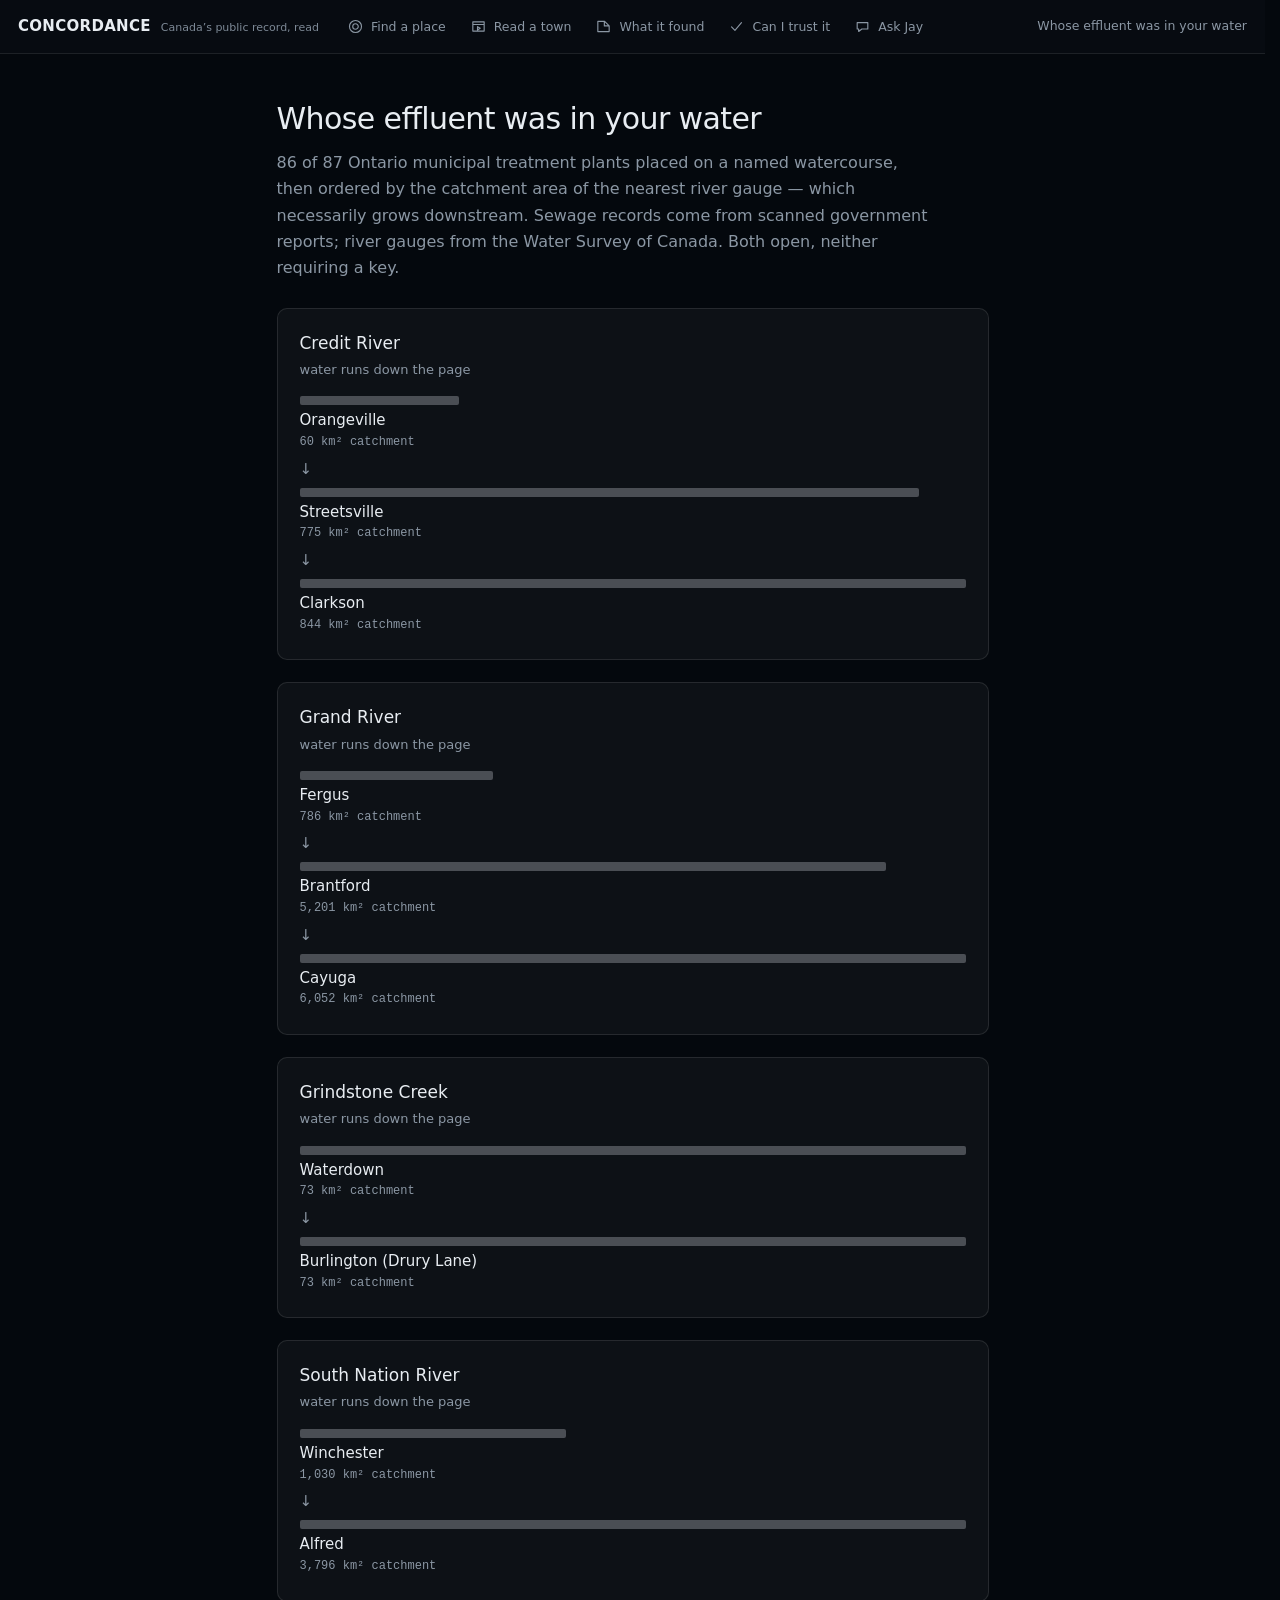
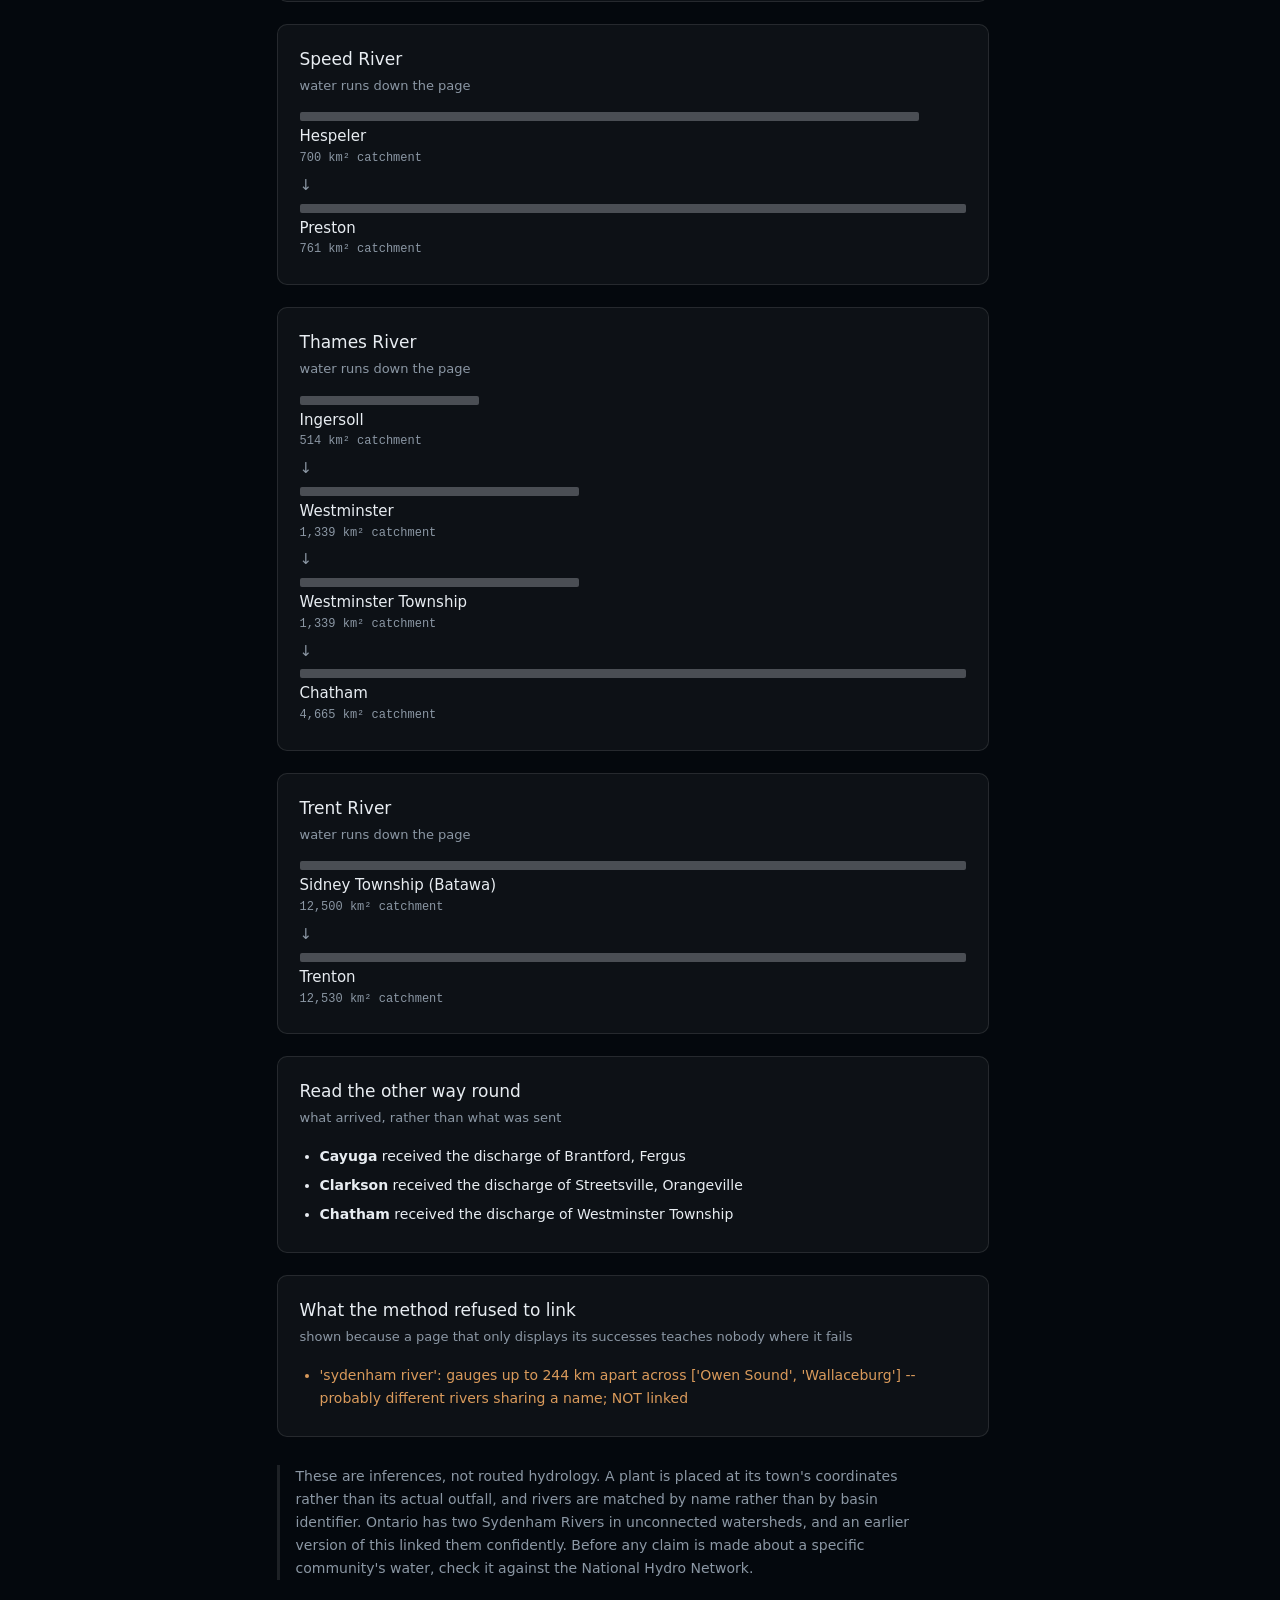
<file: portal/watershed.html>
<!doctype html>
<html lang="en"><head><meta charset="utf-8">
<meta name="viewport" content="width=device-width, initial-scale=1">
<title>Whose effluent was in your water</title>
<style>
:root{--bg:#04080d;--panel:rgba(255,255,255,.04);--ink:#e8edf2;--muted:#8b97a4;--faint:#6d7a86;--line:rgba(255,255,255,.10);--hit:#f0a24a;--cold:#5b7285;--warn:#d99a5b;--bad:#e0736e;--accent:#f0a24a;--mark:#e8edf2;--gap:#e0736e;color-scheme:dark}
/* Reserve the scrollbar's width on every page, whether or not that page
   happens to need one. The map view is a fixed shell that never scrolls and
   the reader is a long document that always does, so moving between them
   used to add or remove a scrollbar and slide the whole layout 15px
   sideways -- the last of the jumping, and the half that was never the
   header's fault. */
html,body{scrollbar-gutter:stable}
.site-head{display:flex;align-items:center;align-content:flex-start;
  flex-wrap:wrap;gap:4px 18px;padding:9px 18px;
  border-bottom:1px solid rgba(255,255,255,.09);background:rgba(8,12,17,.94)}
.site-head>a.site-brand{display:flex;align-items:baseline;gap:10px;
  text-decoration:none;color:inherit;flex:0 0 auto}
.site-word{font-size:15px;font-weight:600;letter-spacing:.02em}
.site-sub{font-size:11px;color:#7d8996}
.site-head .site-nav{display:flex;flex-wrap:wrap;gap:4px;align-items:center}
.site-head .site-nav .nav-button{background:none;border:1px solid transparent;
  border-radius:9px;color:var(--muted);padding:7px 9px;cursor:pointer;
  display:flex;align-items:center;gap:7px;text-decoration:none;font:inherit;
  font-size:15px;line-height:1.55;width:auto;height:auto;min-height:0;
  min-width:0;flex-direction:row;transform:none;transition:none}
.site-head .site-nav .nav-button:hover{color:var(--ink);
  border-color:rgba(255,255,255,.12);transform:none}
/* The inherited sheet lifts a nav button and scales its icon on hover. In a
   header this size that reads as the menu twitching, so both are stilled. */
.site-head .site-nav .nav-button:hover .nav-glyph{transform:none}
.site-head .site-nav .nav-button.is-active{color:var(--bg);background:var(--hit);
  border-color:var(--hit)}
.site-head .site-nav .nav-glyph{width:17px;height:17px;flex:0 0 auto}
/* `.nav-tip` is a hover TOOLTIP in the inherited stylesheet -- absolutely
   positioned, transparent, with its own background and border. Left partly
   overridden it made the front page's menu icon-only while every other page
   showed icon and label. Every tooltip property is undone here, so the label
   is an ordinary word beside its icon on every page. */
.site-head .site-nav .nav-tip{position:static;top:auto;left:auto;
  transform:none;opacity:1;padding:0;border:0;background:none;color:inherit;
  font-size:12.5px;font-weight:500;letter-spacing:normal;text-transform:none;
  white-space:nowrap;pointer-events:auto;transition:none;display:inline}
.site-page{margin-left:auto;font-size:12.5px;color:var(--muted);
  height:35px;display:flex;align-items:center}
/* The counts are the only content this header carries that the others do
   not, so they are held to the menu's own height -- 35px, the same as a
   menu item. Left at their natural size they were 53px tall, which made
   the front page's header 71px against everyone else's 54 and dropped the
   menu 9px down the moment a visitor was on the map. A header must not
   change size because of what sits at its far end. */
.site-stats{margin-left:auto;display:flex;gap:0;height:34px;
  align-items:stretch;flex:0 1 auto;overflow:hidden;
  border:1px solid rgba(255,255,255,.10);border-radius:9px}
.site-stats .hstat{padding:0 12px;display:flex;flex-direction:column;
  justify-content:center;border-right:1px solid rgba(255,255,255,.10)}
.site-stats .hstat:last-child{border-right:0}
.site-stats .hstat b{display:block;font-size:13px;font-weight:600;
  font-variant-numeric:tabular-nums;line-height:1.15}
.site-stats .hstat span{font-size:9px;color:var(--faint);line-height:1.1;
  text-transform:uppercase;letter-spacing:.06em;white-space:nowrap}
/* And when they cannot fit beside the menu they go, rather than wrapping
   to a second row and moving the menu off the line it holds everywhere. */
@media(max-width:1400px){.site-stats{display:none}}

*{box-sizing:border-box}
body{margin:0;background:var(--bg);color:var(--ink);
 font:16px/1.65 ui-sans-serif,system-ui,-apple-system,"Segoe UI",sans-serif}
main{max-width:760px;margin:0 auto;padding:40px 24px 90px}
h1{font-size:30px;font-weight:500;margin:0 0 6px;letter-spacing:-.02em}
.sub{color:var(--muted);max-width:64ch;margin:0 0 26px}
section{background:var(--panel);border:1px solid var(--line);border-radius:10px;
 padding:20px 22px;margin:22px 0}
h2{font-size:17px;font-weight:500;margin:0}
.gloss{color:var(--muted);font-size:13px;margin:2px 0 16px}
.town{margin:0 0 4px}
.bar{height:9px;background:var(--ink);opacity:.28;border-radius:2px}
.tn{font-size:15px;margin-top:3px}
.ta{font-size:12px;color:var(--muted);font-family:ui-monospace,monospace}
.arrow{color:var(--muted);font-size:15px;margin:2px 0 6px}
ul{margin:8px 0 0;padding-left:20px;font-size:14px}
li{margin-bottom:6px}
.warn li{color:var(--warn)}
.caveat{border-left:3px solid var(--line);padding-left:16px;color:var(--muted);
 font-size:14px;margin-top:28px;max-width:74ch}
</style></head><body>
<header class="site-head"><a class="site-brand" href="https://concordance.jonathancapone.com/"><span class="site-word">CONCORDANCE</span><span class="site-sub">Canada’s public record, read</span></a><nav class="site-nav" aria-label="Sections"><a class="nav-button" href="https://concordance.jonathancapone.com/#view=observe" data-view="observe" aria-label="Find a place"><svg class="nav-glyph" viewBox="0 0 24 24" aria-hidden="true"><path d="M12 3.5a8.5 8.5 0 1 0 0 17 8.5 8.5 0 0 0 0-17Zm0 4.6a3.9 3.9 0 1 1 0 7.8 3.9 3.9 0 0 1 0-7.8Z" fill="none" stroke="currentColor" stroke-width="1.6" stroke-linecap="round" stroke-linejoin="round"/></svg><span class="nav-tip">Find a place</span></a><a class="nav-button" href="https://concordance.jonathancapone.com/browser" data-view="browser" aria-label="Read a town"><svg class="nav-glyph" viewBox="0 0 24 24" aria-hidden="true"><path d="M4 5.5h16v13H4Zm0 3.6h16M10.6 12.2l3.8 2.3-3.8 2.3Z" fill="none" stroke="currentColor" stroke-width="1.6" stroke-linecap="round" stroke-linejoin="round"/></svg><span class="nav-tip">Read a town</span></a><a class="nav-button" href="https://concordance.jonathancapone.com/#view=findings" data-view="findings" aria-label="What it found"><svg class="nav-glyph" viewBox="0 0 24 24" aria-hidden="true"><path d="M4 19.2V4.8h9.6l6.4 6.4v8H4Zm9.2-13.4v5.4h5.4" fill="none" stroke="currentColor" stroke-width="1.6" stroke-linecap="round" stroke-linejoin="round"/></svg><span class="nav-tip">What it found</span></a><a class="nav-button" href="https://concordance.jonathancapone.com/#view=verify" data-view="verify" aria-label="Can I trust it"><svg class="nav-glyph" viewBox="0 0 24 24" aria-hidden="true"><path d="M5 12.6 9.8 17.4 19 6.6" fill="none" stroke="currentColor" stroke-width="1.6" stroke-linecap="round" stroke-linejoin="round"/></svg><span class="nav-tip">Can I trust it</span></a><a class="nav-button" href="https://concordance.jonathancapone.com/#view=ask" data-view="ask" aria-label="Ask Jay"><svg class="nav-glyph" viewBox="0 0 24 24" aria-hidden="true"><path d="M4.5 6.5h15v9h-8.4L6.6 19v-3.5H4.5Z" fill="none" stroke="currentColor" stroke-width="1.6" stroke-linecap="round" stroke-linejoin="round"/></svg><span class="nav-tip">Ask Jay</span></a></nav><span class="site-page">Whose effluent was in your water</span></header>
<main>
<h1>Whose effluent was in your water</h1>
<p class="sub">
  86 of 87 Ontario municipal treatment plants placed on a named
  watercourse, then ordered by the catchment area of the nearest river gauge &mdash; which
  necessarily grows downstream. Sewage records come from scanned government reports; river
  gauges from the Water Survey of Canada. Both open, neither requiring a key.
</p>

<section><h2>Credit River</h2><p class="gloss">water runs down the page</p><div class="town"><div class="bar" style="width:24%"></div><div class="tn">Orangeville</div><div class="ta">60 km&sup2; catchment</div></div><div class="arrow">&darr;</div><div class="town"><div class="bar" style="width:93%"></div><div class="tn">Streetsville</div><div class="ta">775 km&sup2; catchment</div></div><div class="arrow">&darr;</div><div class="town"><div class="bar" style="width:100%"></div><div class="tn">Clarkson</div><div class="ta">844 km&sup2; catchment</div></div></section><section><h2>Grand River</h2><p class="gloss">water runs down the page</p><div class="town"><div class="bar" style="width:29%"></div><div class="tn">Fergus</div><div class="ta">786 km&sup2; catchment</div></div><div class="arrow">&darr;</div><div class="town"><div class="bar" style="width:88%"></div><div class="tn">Brantford</div><div class="ta">5,201 km&sup2; catchment</div></div><div class="arrow">&darr;</div><div class="town"><div class="bar" style="width:100%"></div><div class="tn">Cayuga</div><div class="ta">6,052 km&sup2; catchment</div></div></section><section><h2>Grindstone Creek</h2><p class="gloss">water runs down the page</p><div class="town"><div class="bar" style="width:100%"></div><div class="tn">Waterdown</div><div class="ta">73 km&sup2; catchment</div></div><div class="arrow">&darr;</div><div class="town"><div class="bar" style="width:100%"></div><div class="tn">Burlington (Drury Lane)</div><div class="ta">73 km&sup2; catchment</div></div></section><section><h2>South Nation River</h2><p class="gloss">water runs down the page</p><div class="town"><div class="bar" style="width:40%"></div><div class="tn">Winchester</div><div class="ta">1,030 km&sup2; catchment</div></div><div class="arrow">&darr;</div><div class="town"><div class="bar" style="width:100%"></div><div class="tn">Alfred</div><div class="ta">3,796 km&sup2; catchment</div></div></section><section><h2>Speed River</h2><p class="gloss">water runs down the page</p><div class="town"><div class="bar" style="width:93%"></div><div class="tn">Hespeler</div><div class="ta">700 km&sup2; catchment</div></div><div class="arrow">&darr;</div><div class="town"><div class="bar" style="width:100%"></div><div class="tn">Preston</div><div class="ta">761 km&sup2; catchment</div></div></section><section><h2>Thames River</h2><p class="gloss">water runs down the page</p><div class="town"><div class="bar" style="width:27%"></div><div class="tn">Ingersoll</div><div class="ta">514 km&sup2; catchment</div></div><div class="arrow">&darr;</div><div class="town"><div class="bar" style="width:42%"></div><div class="tn">Westminster</div><div class="ta">1,339 km&sup2; catchment</div></div><div class="arrow">&darr;</div><div class="town"><div class="bar" style="width:42%"></div><div class="tn">Westminster Township</div><div class="ta">1,339 km&sup2; catchment</div></div><div class="arrow">&darr;</div><div class="town"><div class="bar" style="width:100%"></div><div class="tn">Chatham</div><div class="ta">4,665 km&sup2; catchment</div></div></section><section><h2>Trent River</h2><p class="gloss">water runs down the page</p><div class="town"><div class="bar" style="width:100%"></div><div class="tn">Sidney Township (Batawa)</div><div class="ta">12,500 km&sup2; catchment</div></div><div class="arrow">&darr;</div><div class="town"><div class="bar" style="width:100%"></div><div class="tn">Trenton</div><div class="ta">12,530 km&sup2; catchment</div></div></section>

<section>
  <h2>Read the other way round</h2>
  <p class="gloss">what arrived, rather than what was sent</p>
  <ul><li><strong>Cayuga</strong> received the discharge of Brantford, Fergus</li><li><strong>Clarkson</strong> received the discharge of Streetsville, Orangeville</li><li><strong>Chatham</strong> received the discharge of Westminster Township</li></ul>
</section>

<section>
  <h2>What the method refused to link</h2>
  <p class="gloss">shown because a page that only displays its successes teaches nobody where it fails</p>
  <ul class="warn"><li>&#x27;sydenham river&#x27;: gauges up to 244 km apart across [&#x27;Owen Sound&#x27;, &#x27;Wallaceburg&#x27;] -- probably different rivers sharing a name; NOT linked</li></ul>
</section>

<p class="caveat">
  These are inferences, not routed hydrology. A plant is placed at its town's coordinates rather
  than its actual outfall, and rivers are matched by name rather than by basin identifier. Ontario
  has two Sydenham Rivers in unconnected watersheds, and an earlier version of this linked them
  confidently. Before any claim is made about a specific community's water, check it against the
  National Hydro Network.
</p>
</main></body></html>
</file>
